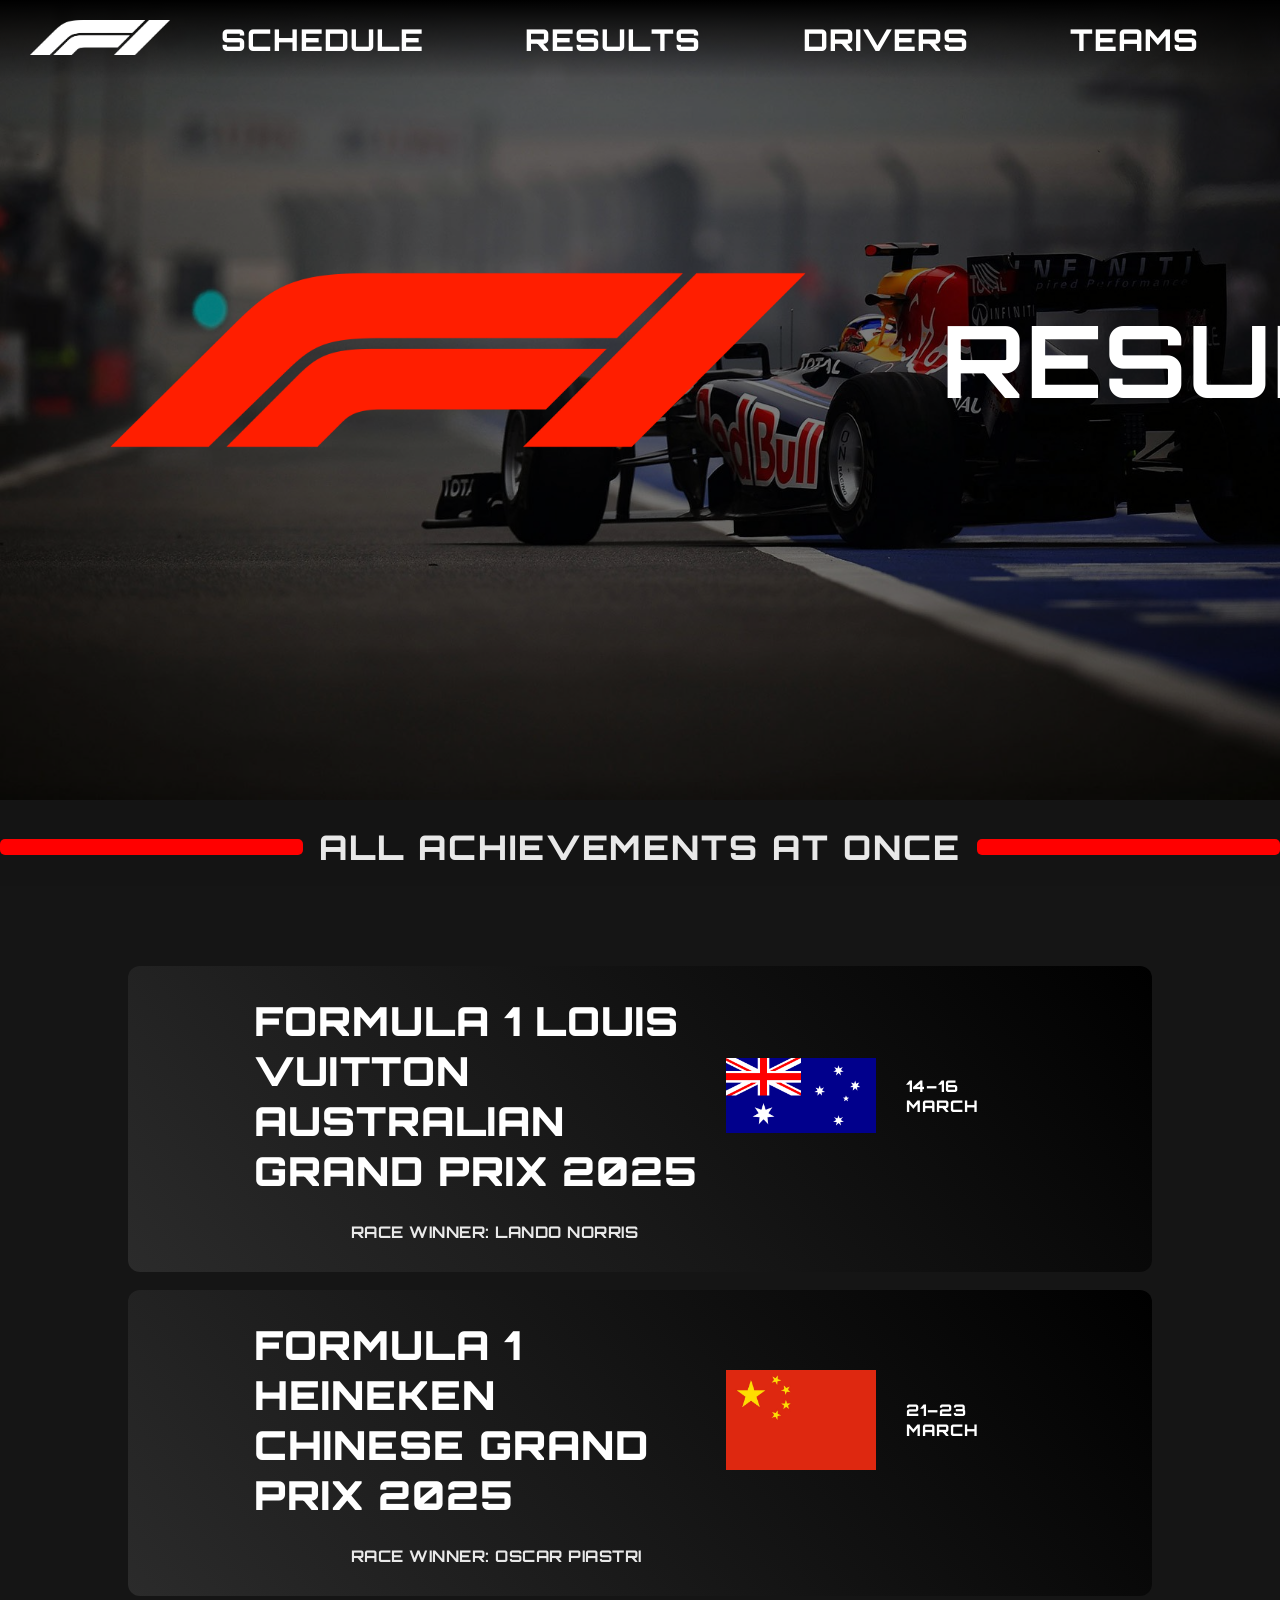
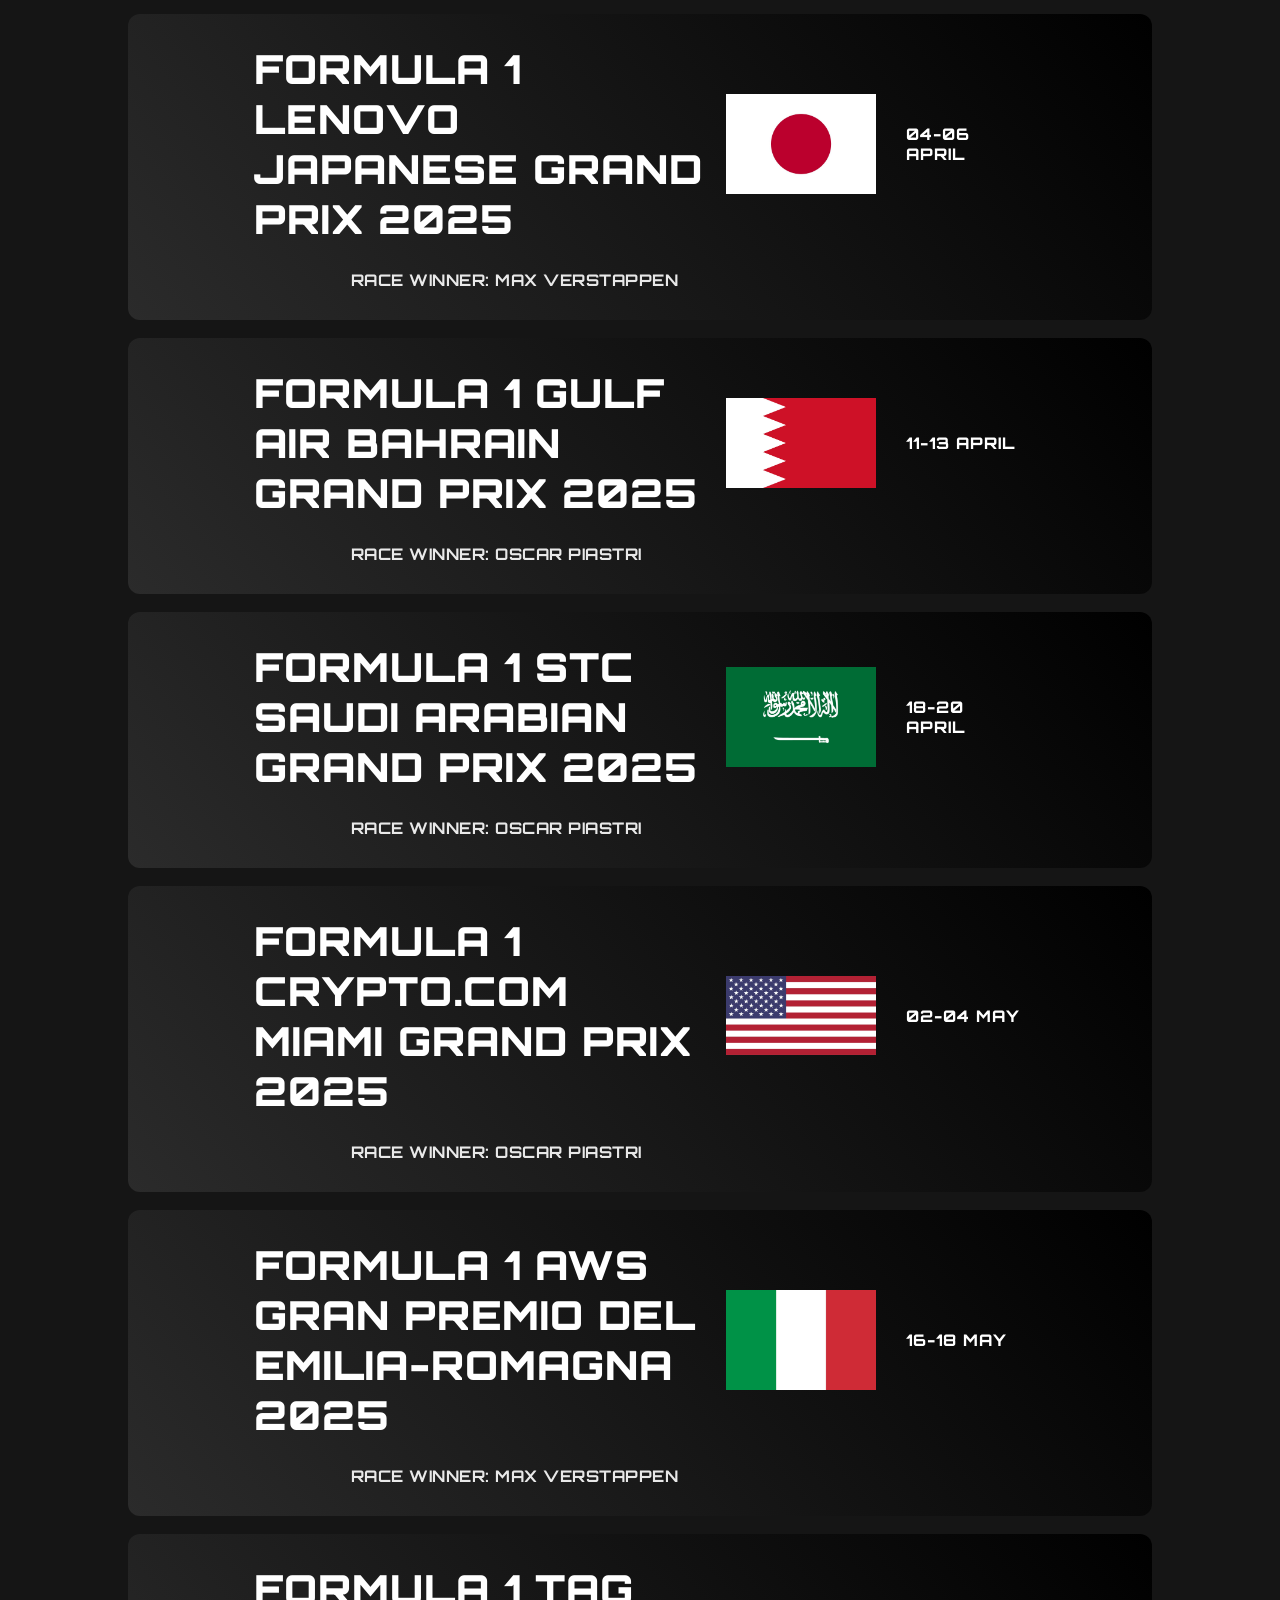
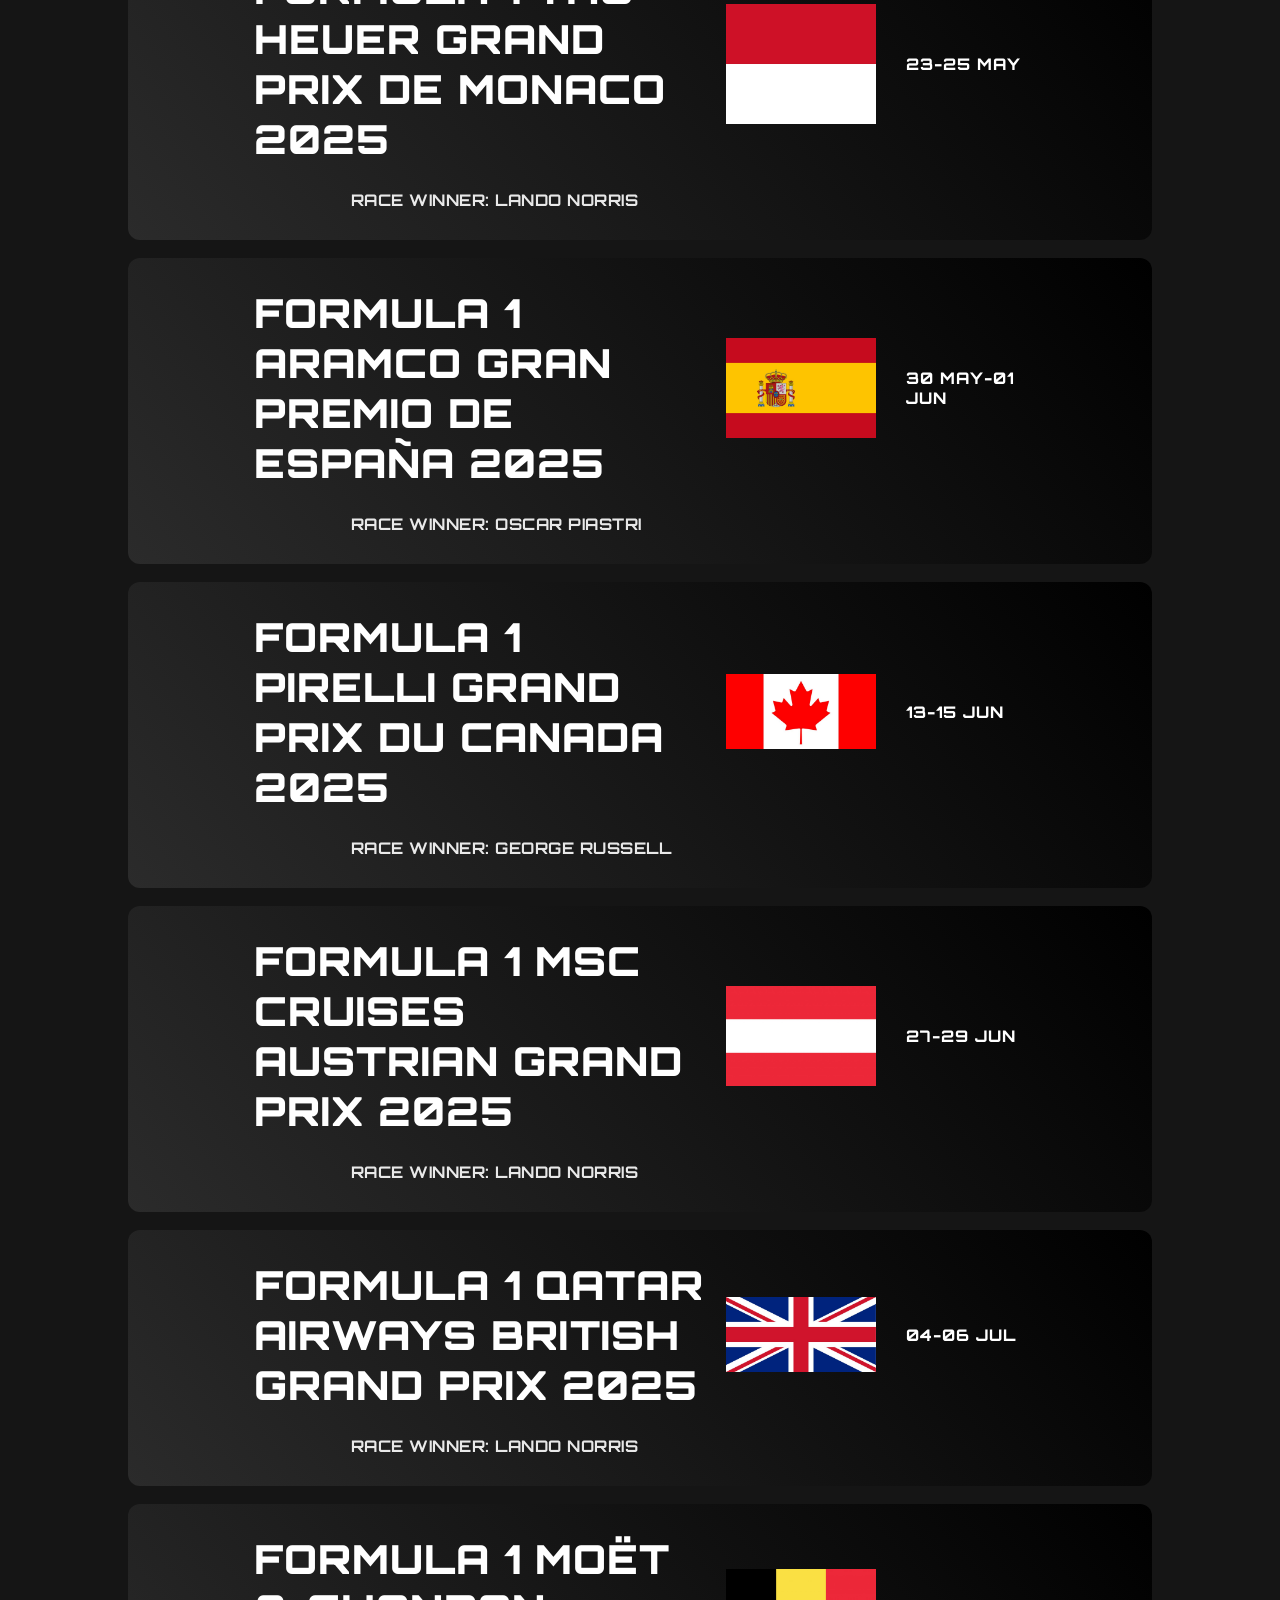
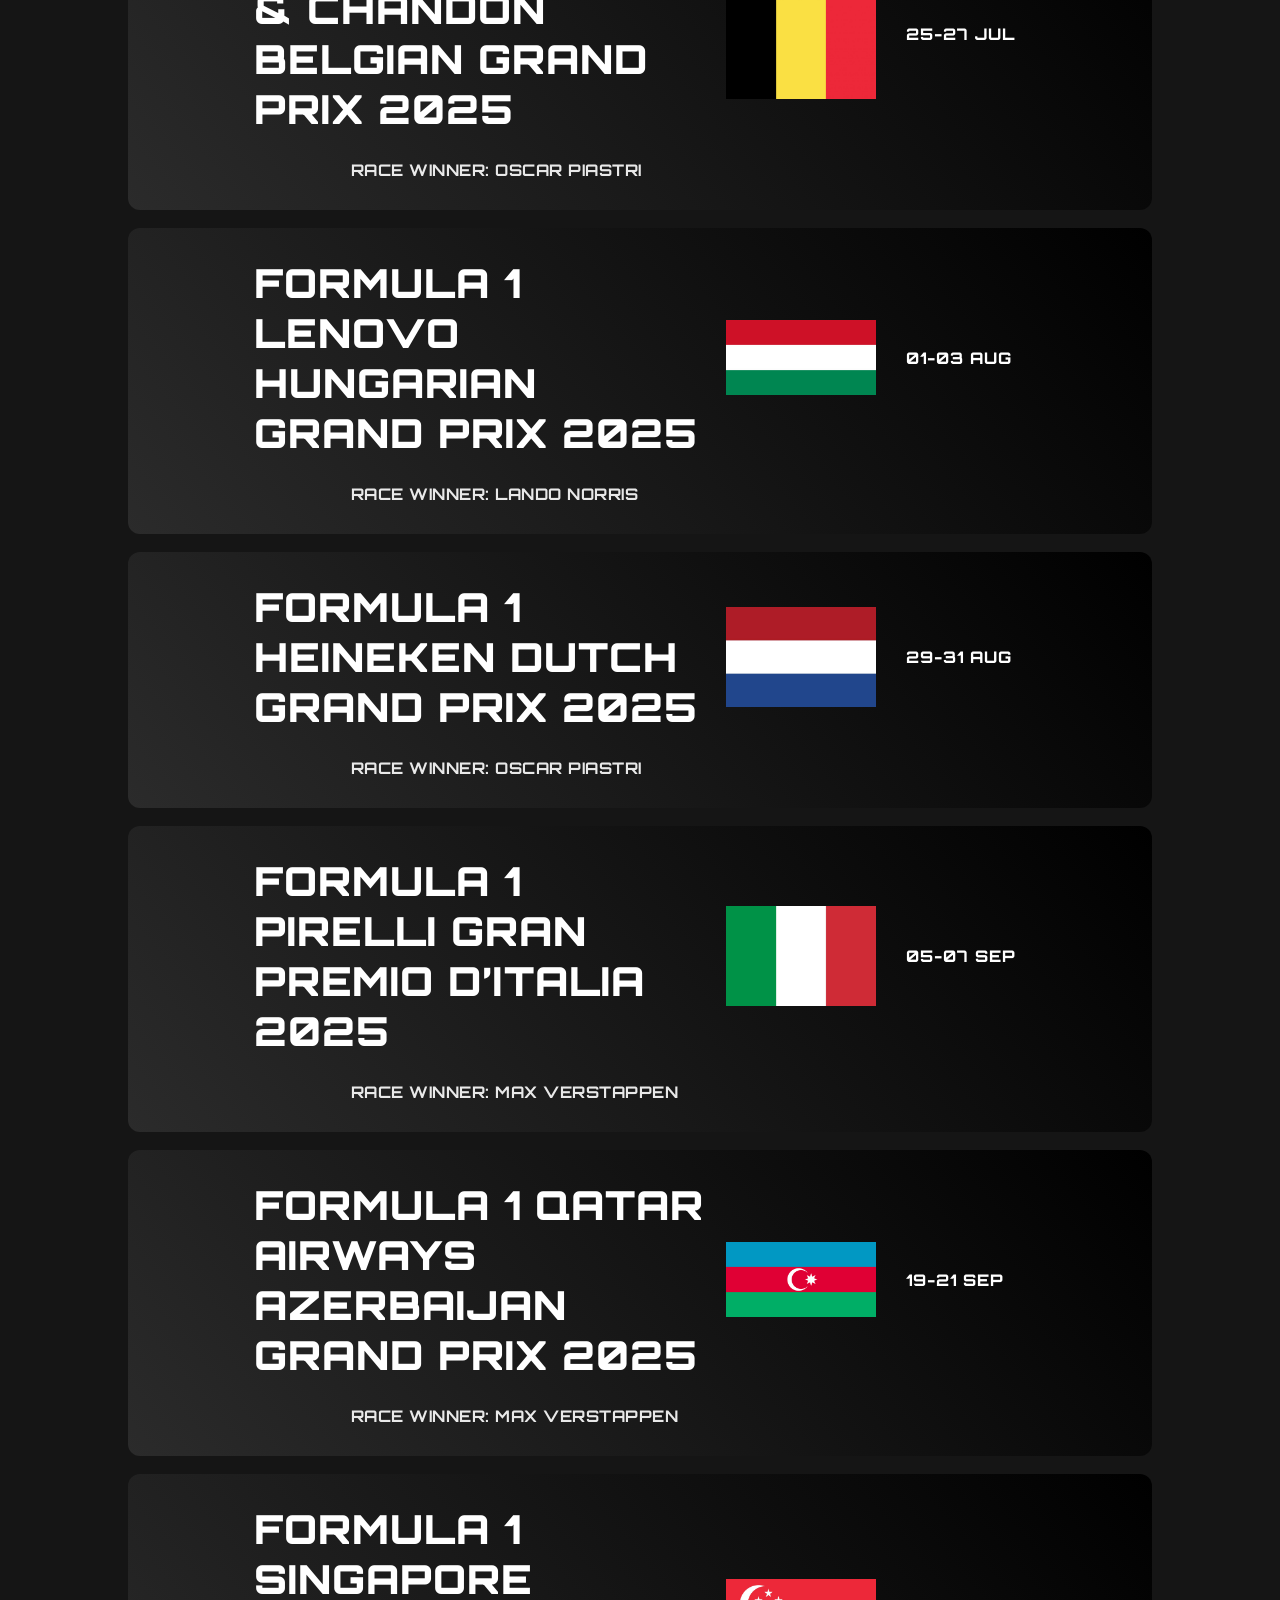
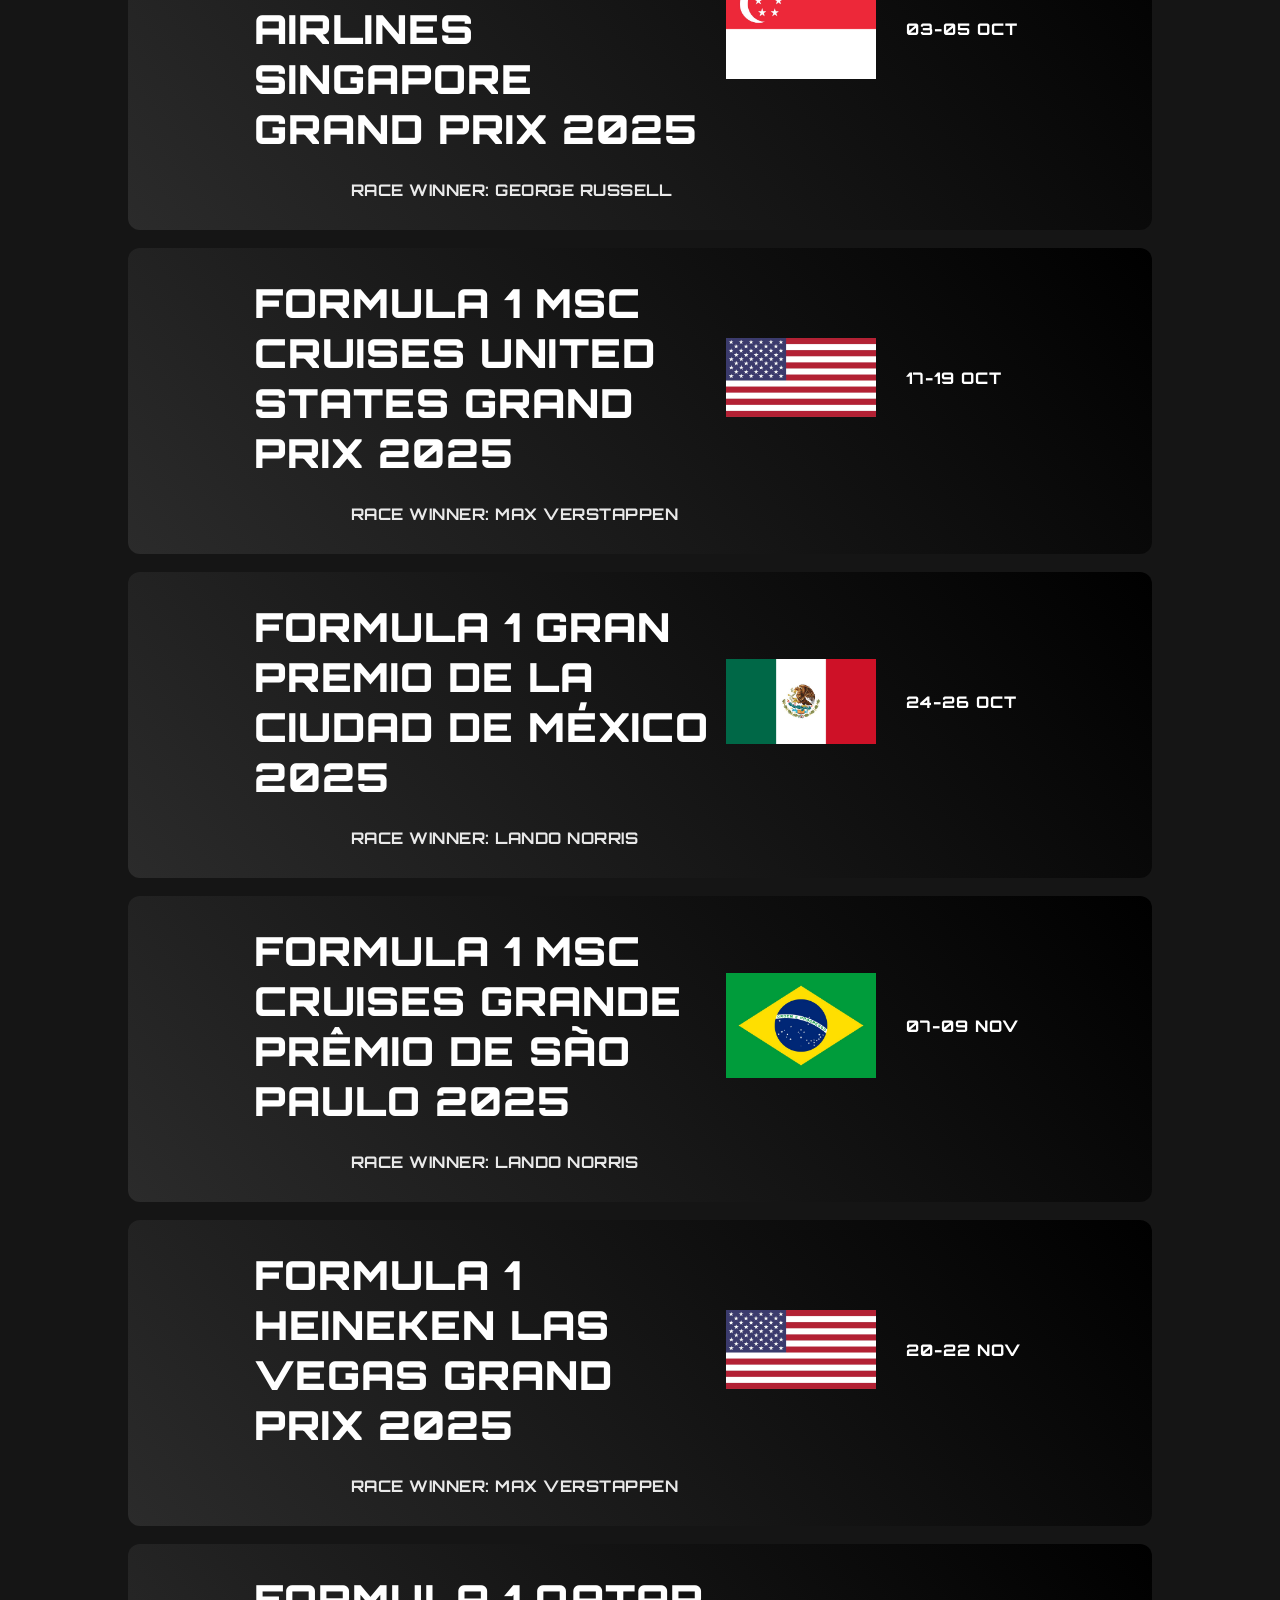
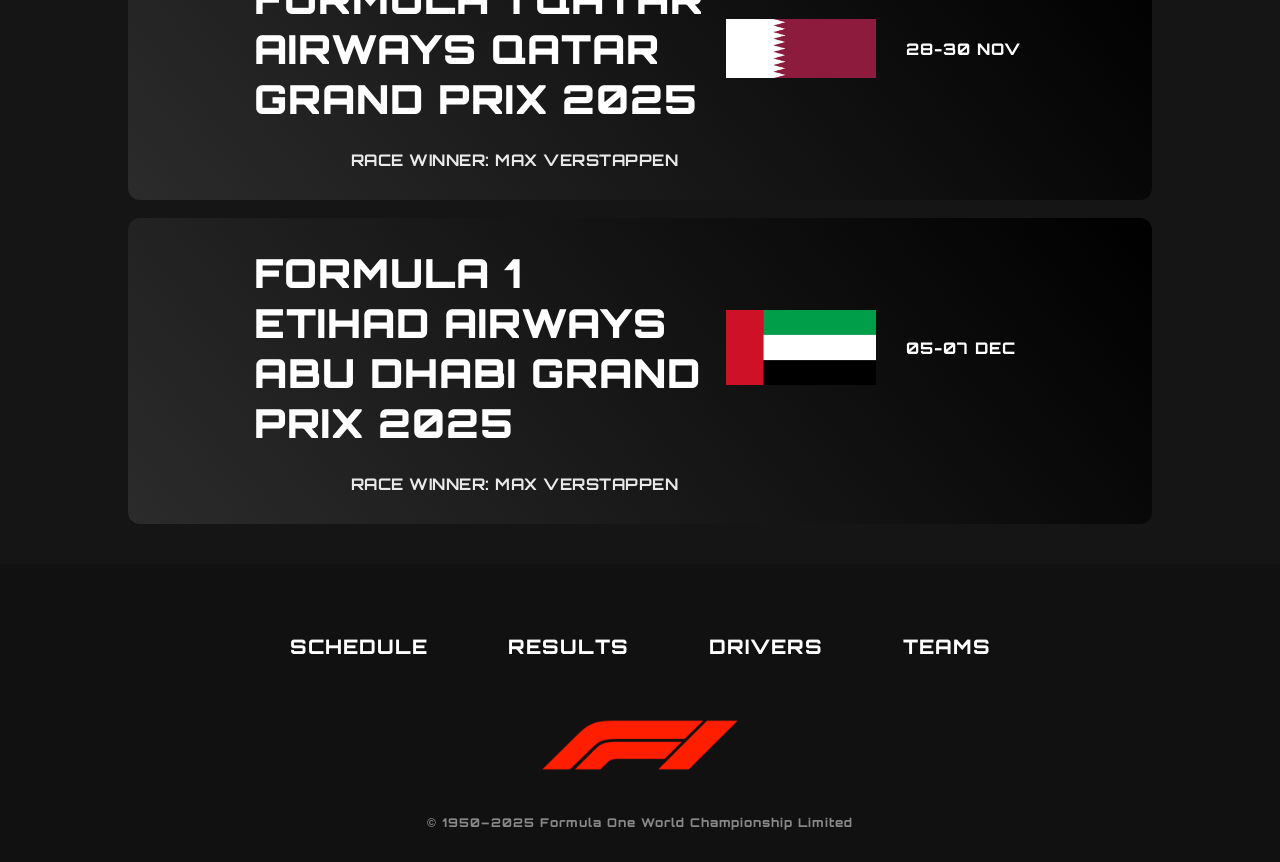
<file: results.html>
<!DOCTYPE html>
<html lang="en">
<head>
    <meta charset="UTF-8">
    <script src="results.js" defer></script>
    <meta name="viewport" content="width=device-width, initial-scale=1.0">
    <link rel="icon" type="image/png" href="images/formula-logo-.png">
    <title>F1 - RESULTS 2025</title>
    <link rel="stylesheet" href="stylesresults.css">
        <link rel="preconnect" href="https://fonts.googleapis.com">
<link rel="preconnect" href="https://fonts.gstatic.com" crossorigin>
<link href="https://fonts.googleapis.com/css2?family=Orbitron:wght@400..900&display=swap" rel="stylesheet">
</head>
<body>

     <header class="top-nav">
        <div class="logo">
                <a href="index.html"><img src="images/FWONK.D-6358a63d.png"  alt="F1 logo" /></a>
        </div>

                    <input type="checkbox" id="navToggle" class="nav-toggle">

            
            <label for="navToggle" class="hamburger">
                <span></span>
                <span></span>
                <span></span>
            </label>

        <div class="nav">
            <nav>
                <a href="tracks.html">SCHEDULE</a>
                <a href="results.html">RESULTS</a>
                <a href="drivers.html">DRIVERS</a>
                <a href="teams.html">TEAMS</a>
            </nav>
        </div>
    </header>

    
    <section class="hero">
        <div class="hero-overlay"></div>
        <img src="images/POZADI.jpg" class="hero-bg" alt="F1 Car Background">
        
        <div class="hero-content">
            <img src="images/F1-Logo.png" class="hero-f1-logo" alt="F1 Red Logo">
            <h1>RESULTS</h1>
        </div>
    </section>

    <section class="teams-best">
  <div class="best__bar">
    <span class="best__line"></span>
    <h2 class="best__title">all achievements at once</h2>
    <span class="best__line"></span>
  </div>

    <section class="results-wrap">

  <!-- LIST ZÁVODŮ -->
  <div id="racesView">
    <div class="races-list" id="racesList"></div>
    
  </div>

  <!-- DETAIL ZÁVODU -->
  <div id="detailView" class="hidden">
    <button class="back-btn" id="backBtn">BACK</button>

    <h1 class="detail-title" id="detailTitle">AUSTRALIA</h1>

    <div class="podium">
      <div class="podium-card p2" id="podium2"></div>
      <div class="podium-card p1" id="podium1"></div>
      <div class="podium-card p3" id="podium3"></div>
    </div>

    <div class="results-table" id="resultsTable"></div>
  </div>

</section>

<script src="results.js"></script>
    
    <section class="content-placeholder"></section>

        <div class="bottom-bar">

    <div class="bottom-nav">
        <a href="tracks.html">SCHEDULE</a>
            <a href="results.html">RESULTS</a>
            <a href="drivers.html">DRIVERS</a>
            <a href="teams.html">TEAMS</a>
    </div>

    <div class="bottom-center">
        <img class="bottom-logo" src="images/F1-Logo.png" alt="F1 logo small">
        
    </div>

    <p class="copyright">
        © 1950–2025 Formula One World Championship Limited
    </p>
</div>

</body>
</html>
</file>
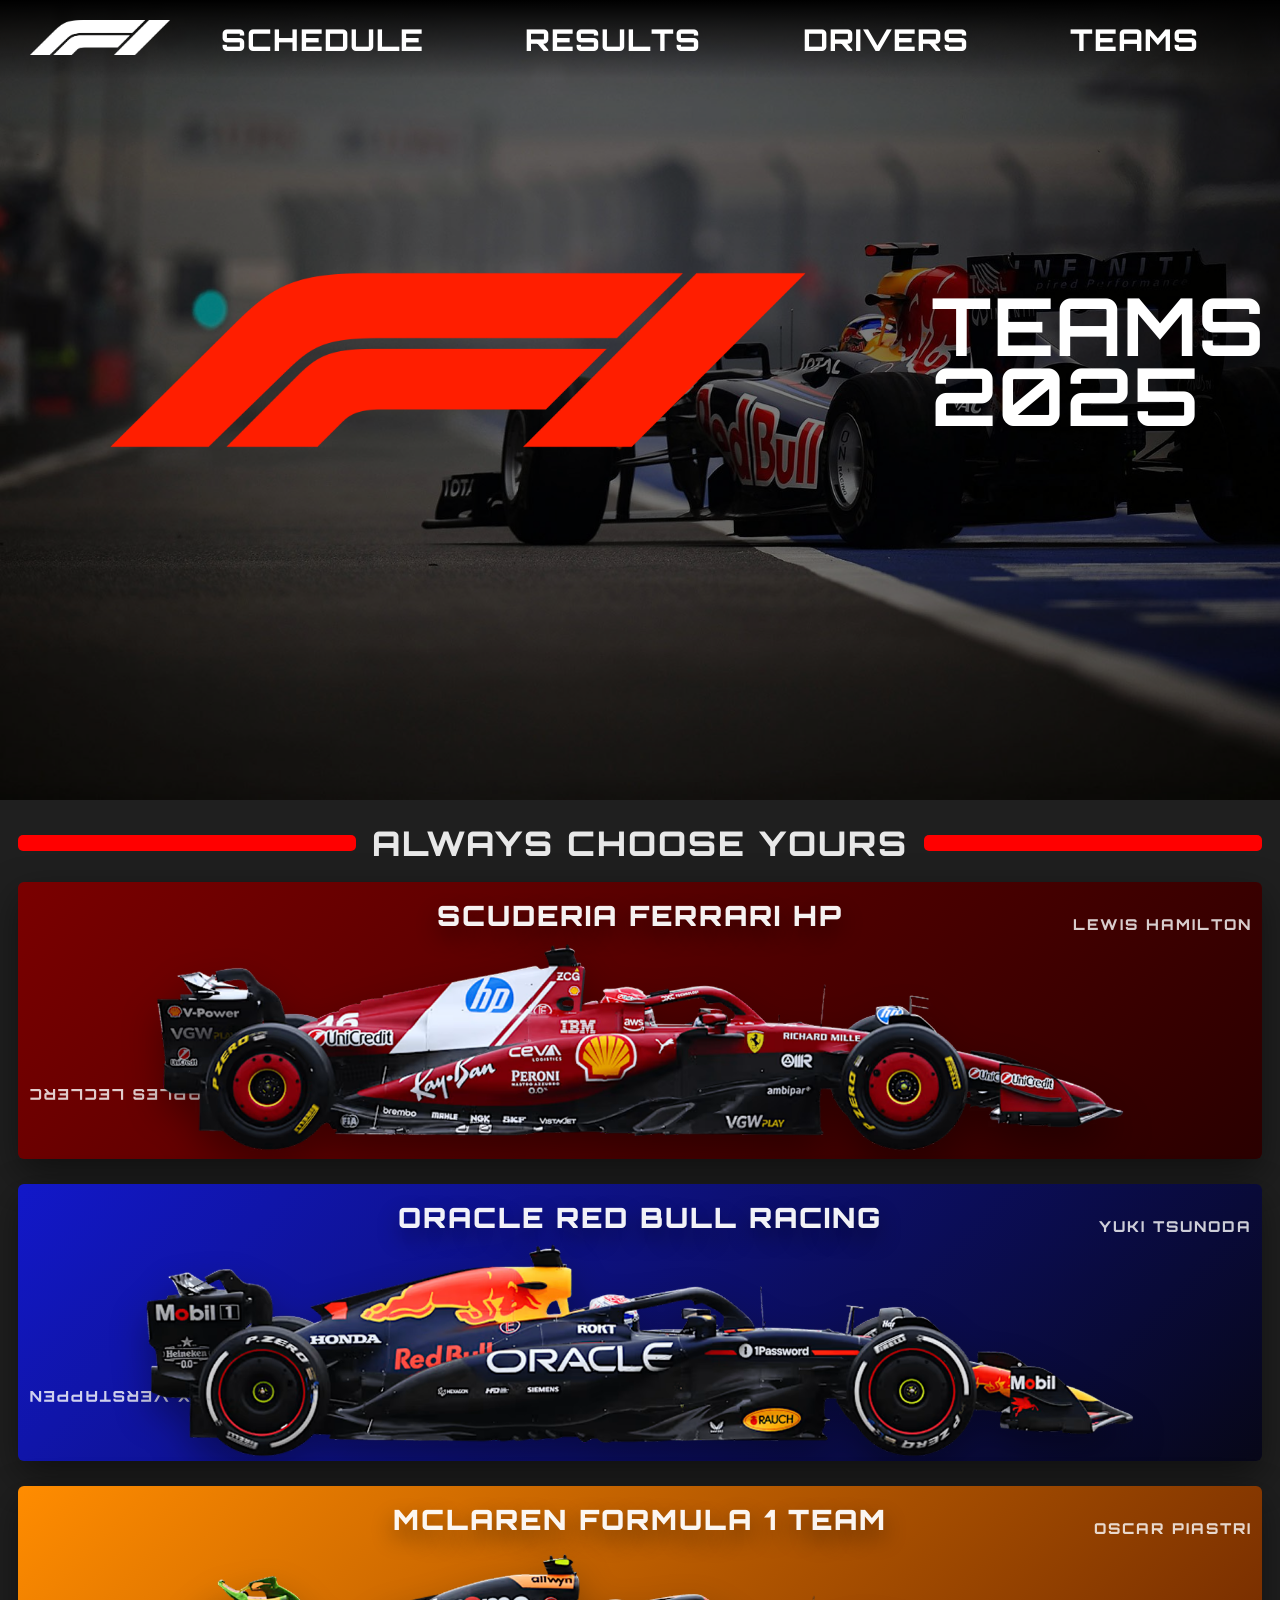
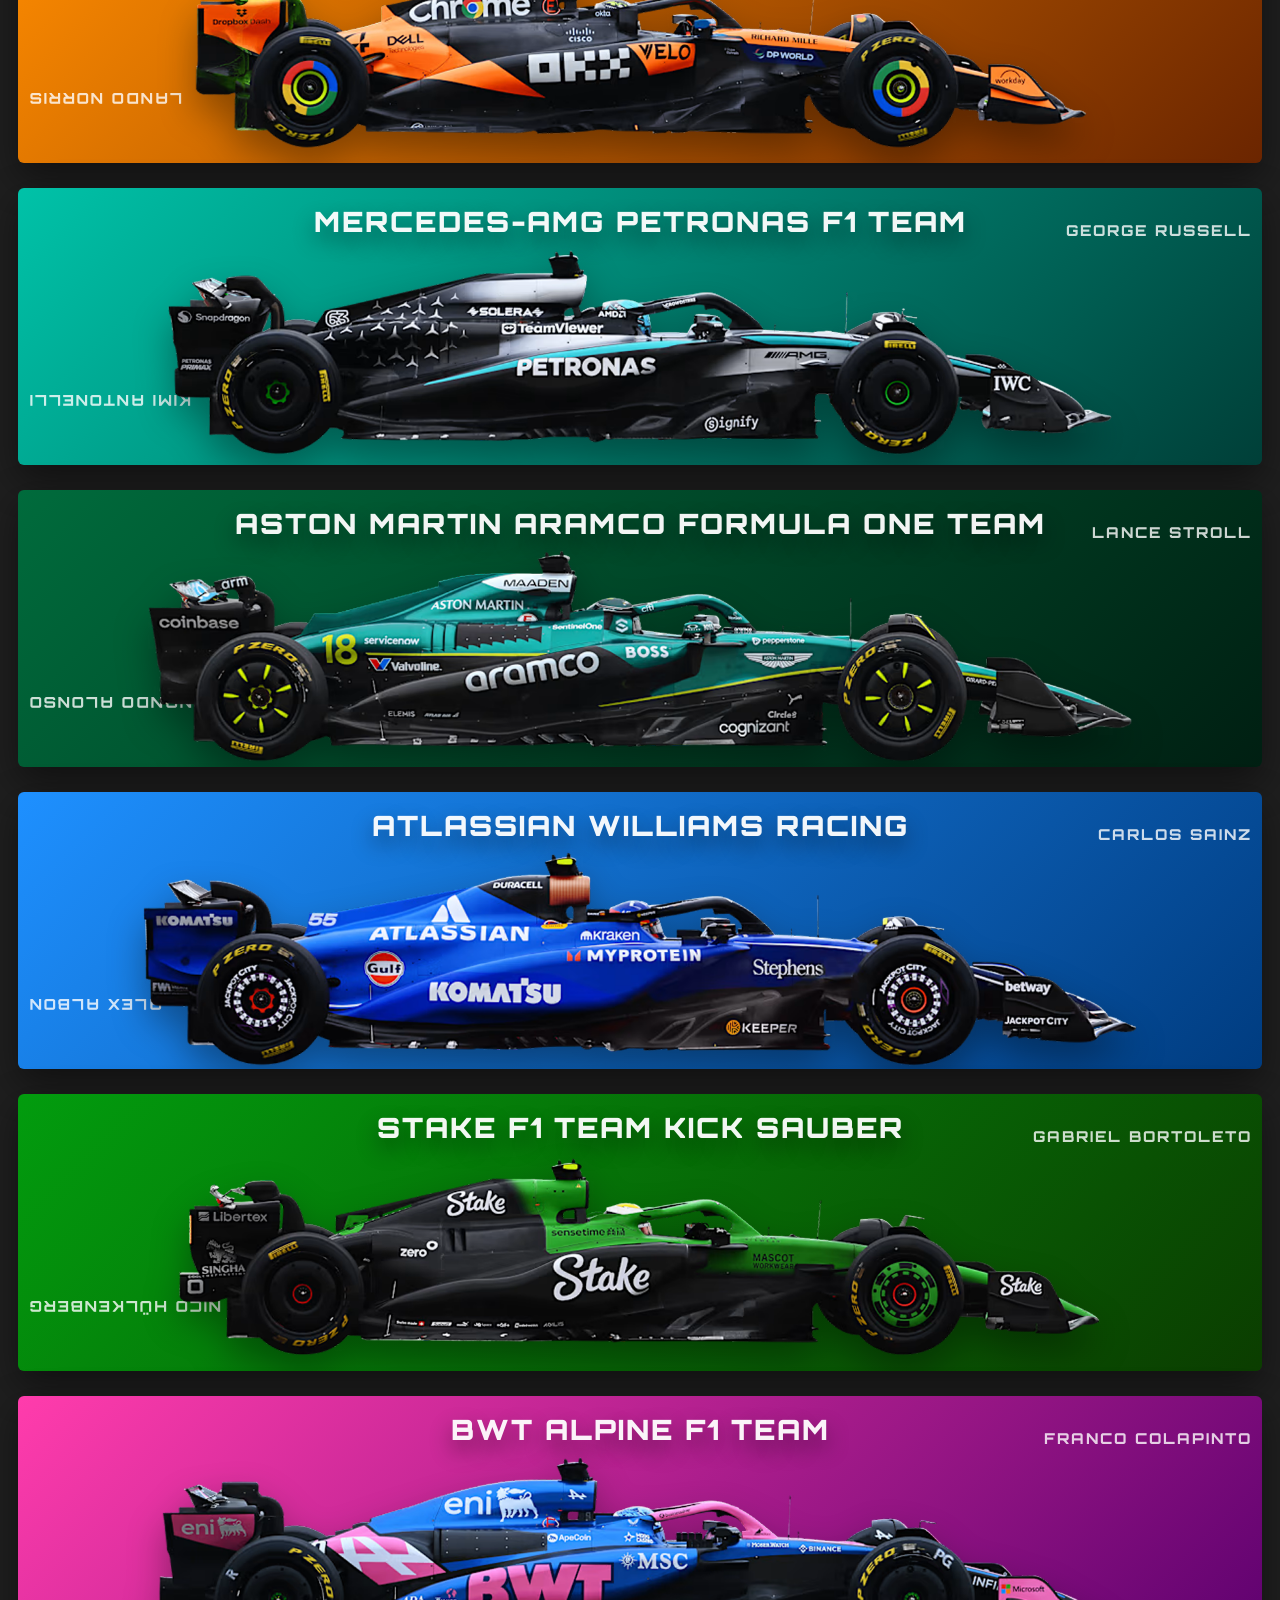
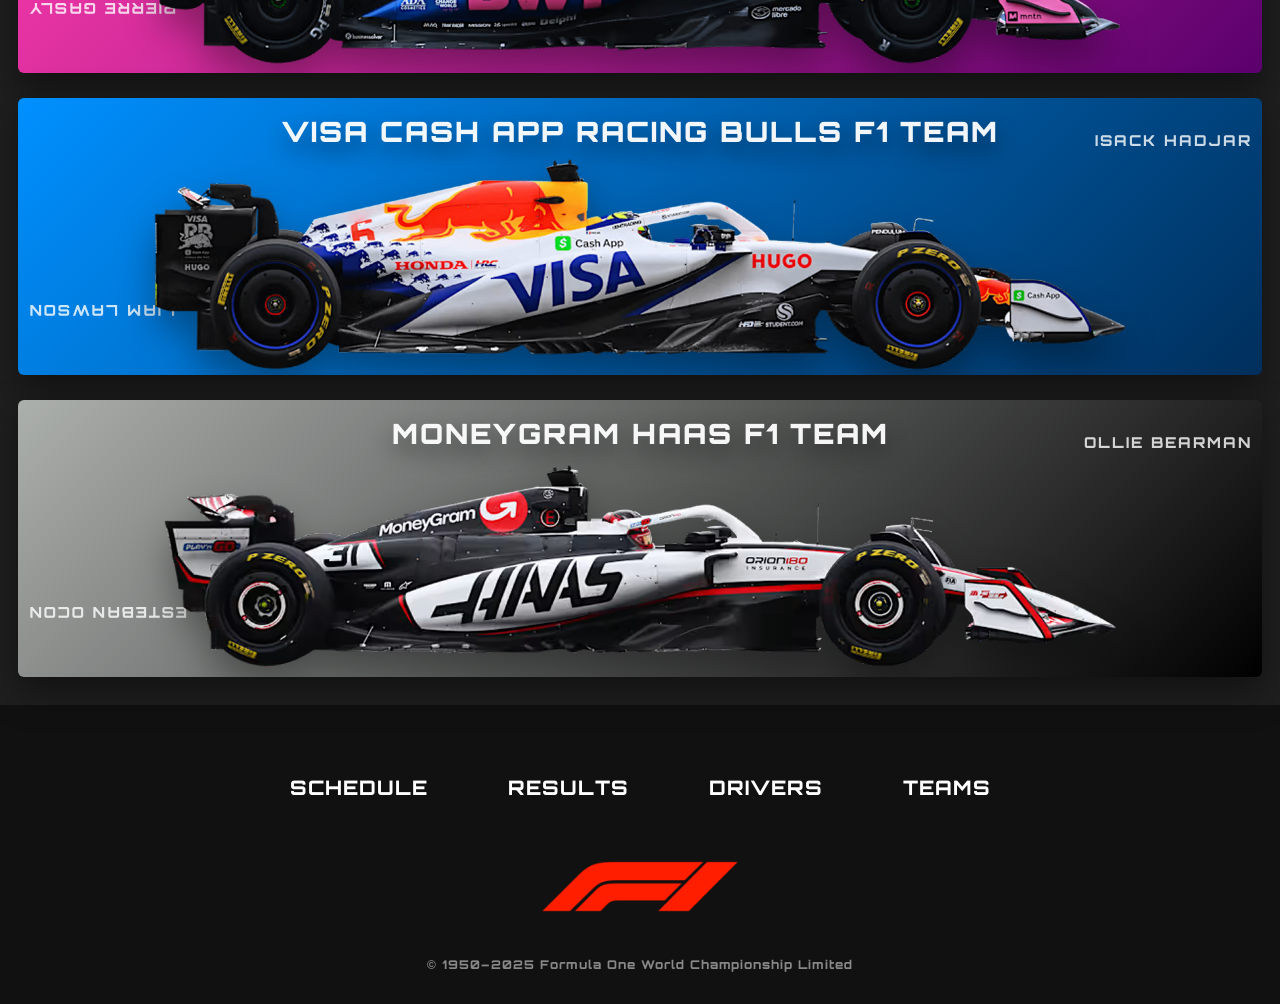
<file: teams.html>
<!DOCTYPE html>
<html lang="en">
<head>
    <script src="teams.js" defer></script>
    <link rel="icon" type="image/png" href="images/formula-logo-.png">
    <meta charset="UTF-8">
    <meta name="viewport" content="width=device-width, initial-scale=1.0">
    <title>F1 - TEAMS 2025</title>
    <link rel="stylesheet" href="stylesteams.css">
        <link rel="preconnect" href="https://fonts.googleapis.com">
<link rel="preconnect" href="https://fonts.gstatic.com" crossorigin>
<link href="https://fonts.googleapis.com/css2?family=Orbitron:wght@400..900&display=swap" rel="stylesheet">
</head>
<body>

     <header class="top-nav">
        <div class="logo">
            <a href="index.html"><img src="images/FWONK.D-6358a63d.png"  alt="F1 logo" /></a>
            
        </div>
        <div class="nav">
            <nav>
                <a href="tracks.html">SCHEDULE</a>
                <a href="results.html">RESULTS</a>
                <a href="drivers.html">DRIVERS</a>
                <a href="teams.html">TEAMS</a>
            </nav>
        </div>
    </header>

    
    <section class="hero">
        <div class="hero-overlay"></div>
        <img src="images/POZADI.jpg" class="hero-bg" alt="F1 Car Background">
        
        <div class="hero-content">
            <img src="images/F1-Logo.png" class="hero-f1-logo" alt="F1 Red Logo">
            <h1>TEAMS 2025</h1>
        </div>
    </section>

    <section class="teams-best">
  <div class="best__bar">
    <span class="best__line"></span>
    <h2 class="best__title">ALWAYS CHOOSE YOURS</h2>
    <span class="best__line"></span>
  </div>

  <!-- LIST -->
  <div id="teamsList" class="teams-list"></div>
</section>

<!-- DETAIL -->
<section id="teamDetail" class="team-detail is-hidden" aria-live="polite">
  <button id="backToTeams" class="back-btn" type="button">BACK ON THE GRID</button>

  <div class="team-hero" id="tHero">
    <img id="tHeroLogo" class="team-hero__logo" alt="team logo">
    <img id="tHeroCar" class="team-hero__car" alt="team car">
  </div>

  <h2 class="team-drivers-title">DRIVERS</h2>
  <div id="tDrivers" class="team-drivers"></div>

  <h2 class="team-profile-title">TEAM PROFILE</h2>
  <div class="team-profile">
    <div class="tp-item"><div class="tp-label">FULL TEAM NAME</div><div id="tpFullName" class="tp-value"></div></div>
    <div class="tp-item"><div class="tp-label">BASE</div><div id="tpBase" class="tp-value"></div></div>
    <div class="tp-item"><div class="tp-label">TEAM CHIEF</div><div id="tpChief" class="tp-value"></div></div>
    <div class="tp-item"><div class="tp-label">CHASSIS</div><div id="tpChassis" class="tp-value"></div></div>
    <div class="tp-item"><div class="tp-label">POWER UNIT</div><div id="tpPU" class="tp-value"></div></div>
    <div class="tp-item"><div class="tp-label">TEAM ENTRY</div><div id="tpEntry" class="tp-value"></div></div>
  </div>

  <div class="team-body">
    <img id="tPhoto1" class="team-photo" alt="team photo 1">
    <p id="tBio" class="team-bio"></p>
    
  </div>

  <img id="tPhoto2" class="team-photo team-photo--wide" alt="team photo 2">
</section>

    
    <section class="content-placeholder"></section>

        <div class="bottom-bar">

    <div class="bottom-nav">
        <a href="tracks.html">SCHEDULE</a>
            <a href="results.html">RESULTS</a>
            <a href="drivers.html">DRIVERS</a>
            <a href="teams.html">TEAMS</a>
    </div>

    <div class="bottom-center">
        <img class="bottom-logo" src="images/F1-Logo.png" alt="F1 logo small">
        
    </div>

    <p class="copyright">
        © 1950–2025 Formula One World Championship Limited
    </p>
</div>

</body>
</html>
</file>
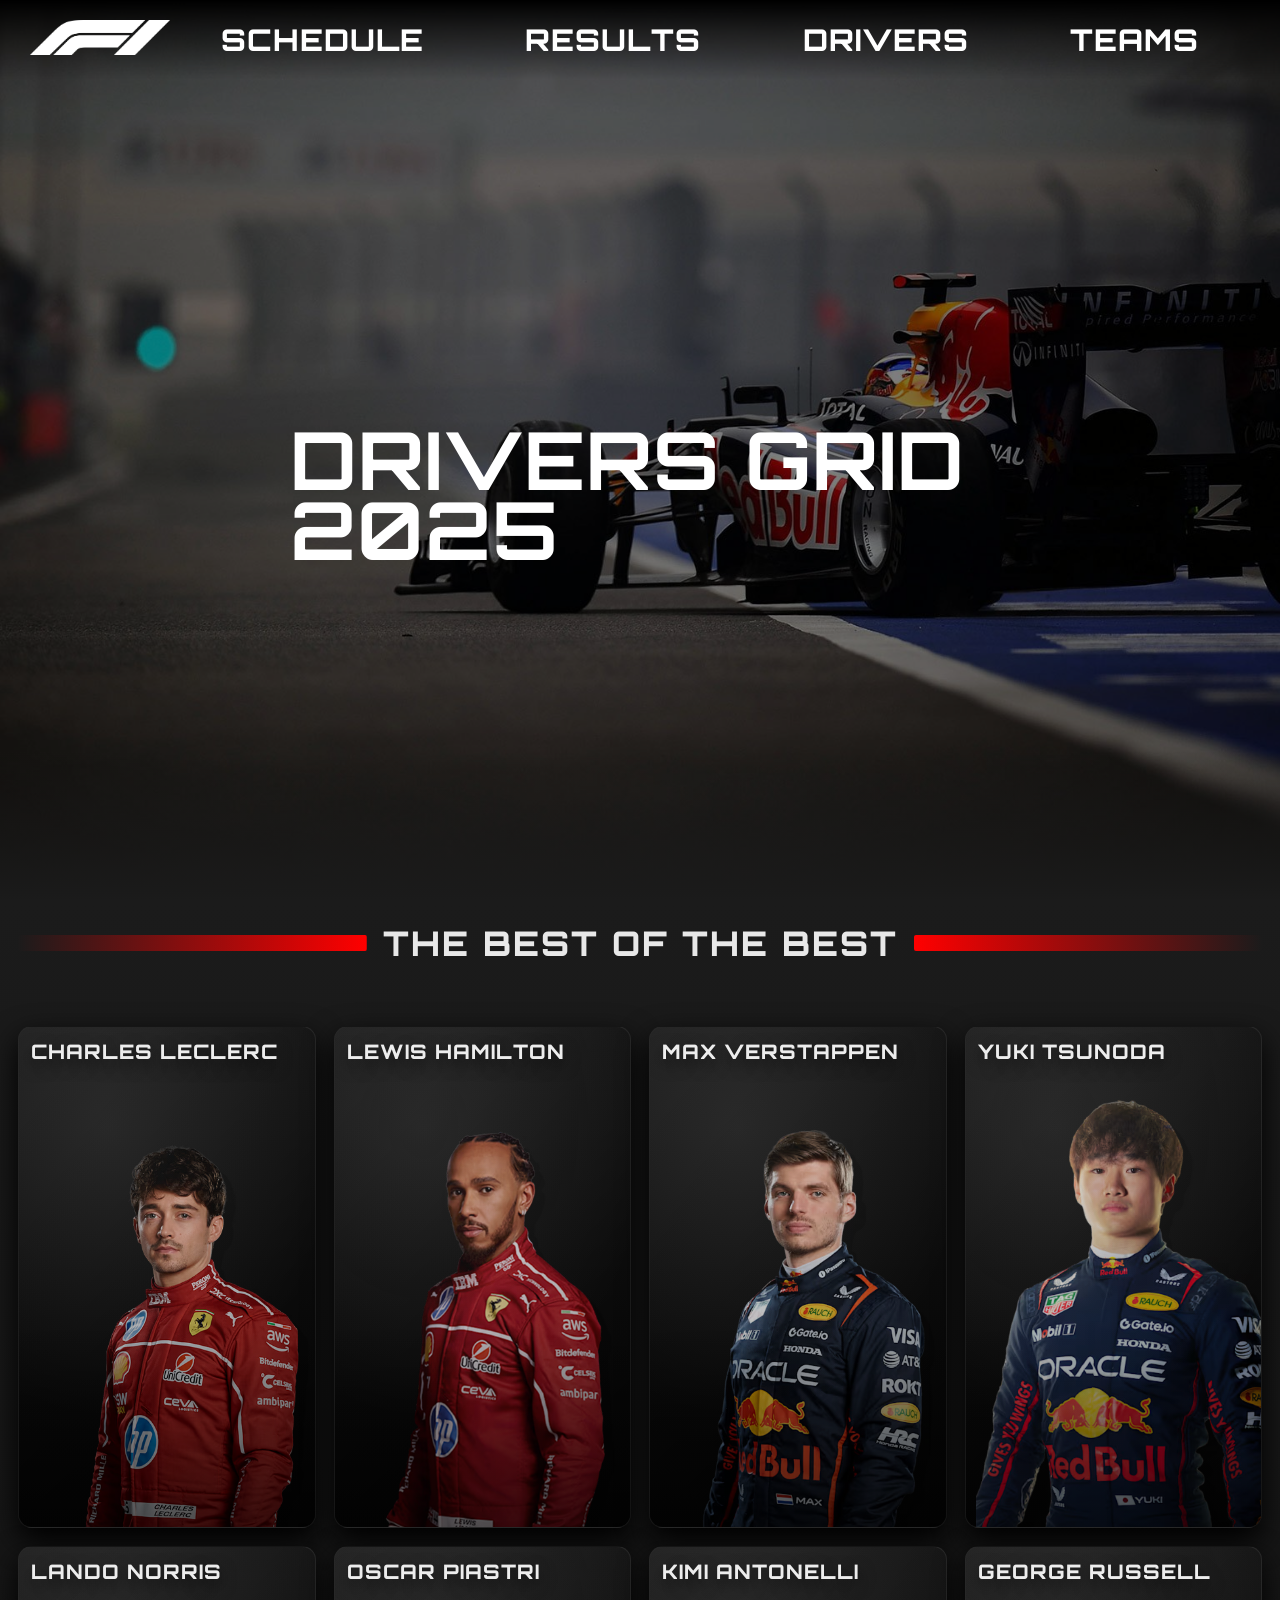
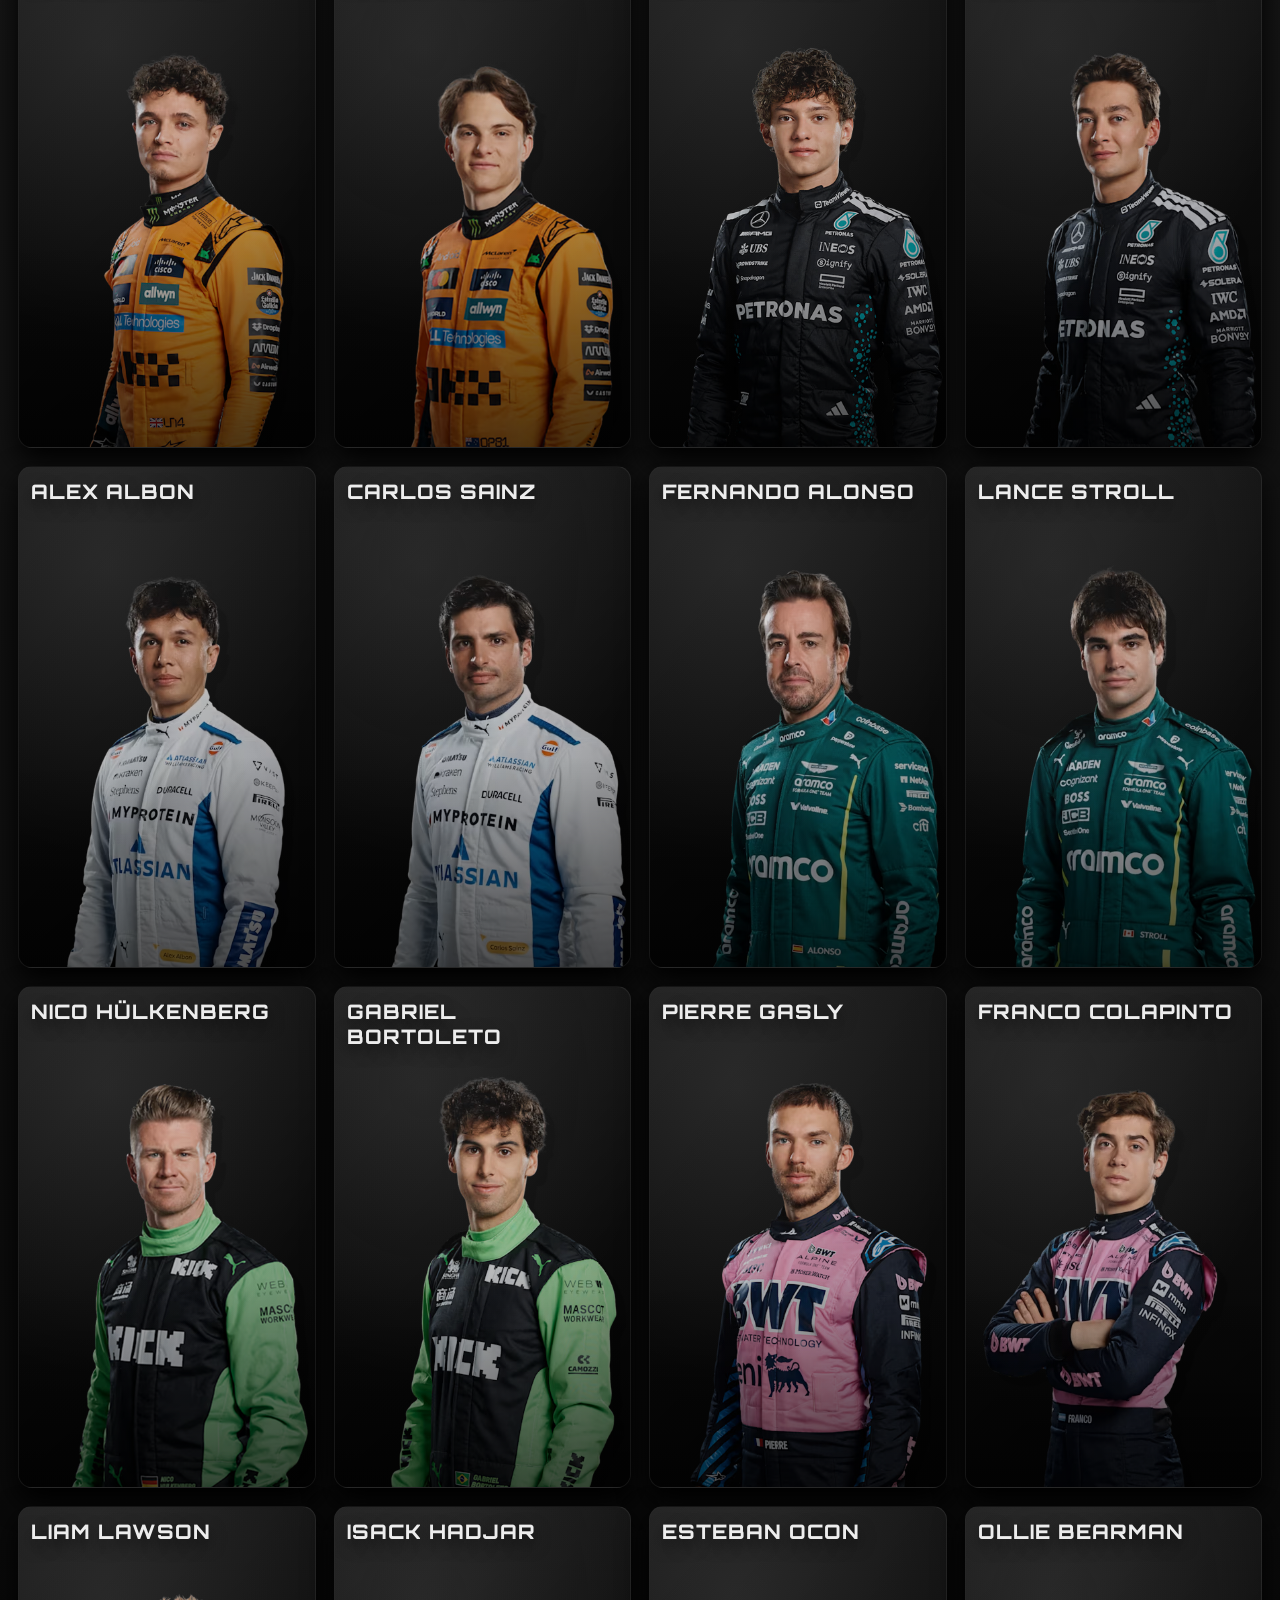
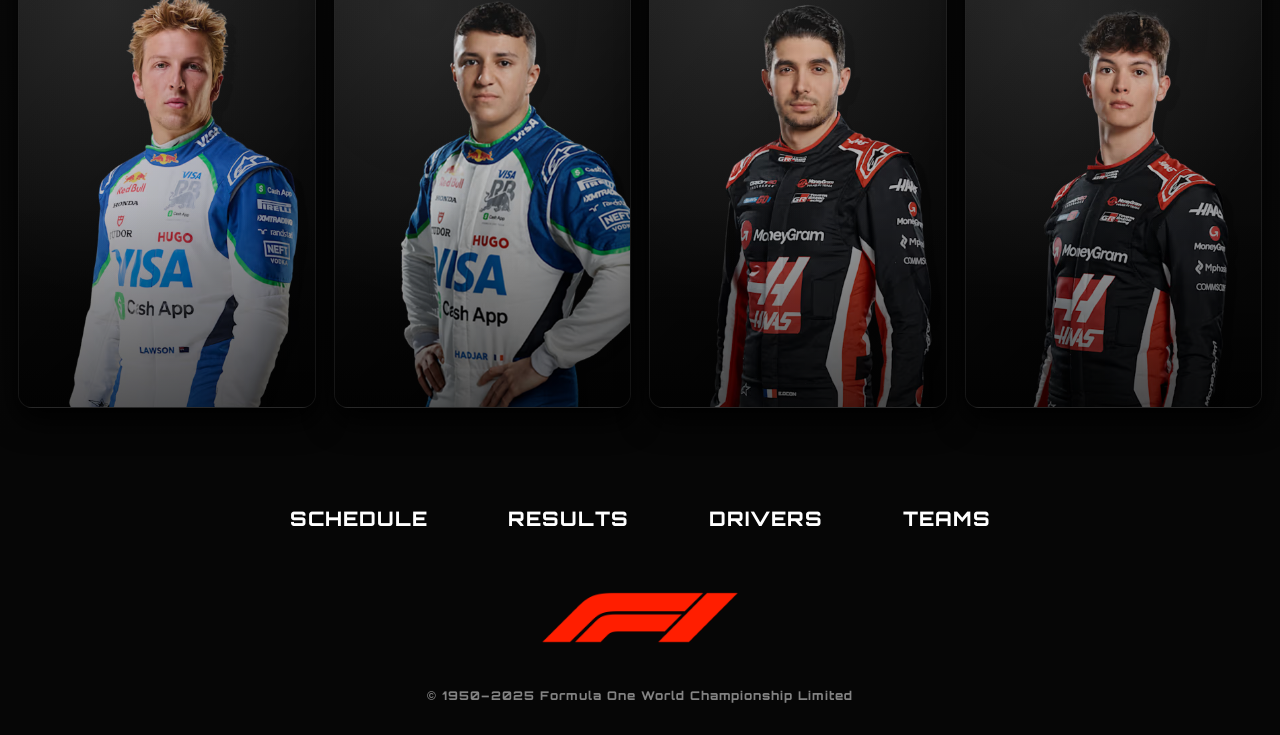
<file: html/drivers.html>
<!DOCTYPE html>
<html lang="en">
<head>
    <script type="module" src="./../javascript/drivers.js" defer></script>
    <meta charset="UTF-8">
    <meta name="viewport" content="width=device-width, initial-scale=1.0">
    <link rel="icon" type="image/png" href="./../images/logos/formula-logo-.png">
    <title>F1 - Drivers Grid 2025</title>
    <link rel="stylesheet" href="./../css/stylesdrivers.css">
    <link rel="preconnect" href="https://fonts.googleapis.com">
<link rel="preconnect" href="https://fonts.gstatic.com" crossorigin>
<link href="https://fonts.googleapis.com/css2?family=Orbitron:wght@400..900&display=swap" rel="stylesheet">
</head>
<body>

     <header class="top-nav">
        <div class="logo">
            <a href="index.html"><img src="./../images/logos/FWONK.D-6358a63d.png"  alt="F1 logo" /></a>
            
        </div>
        <div class="nav">
            <nav>
                <a href="tracks.html">SCHEDULE</a>
                <a href="results.html">RESULTS</a>
                <a href="drivers.html">DRIVERS</a>
                <a href="teams.html">TEAMS</a>
            </nav>
        </div>
    </header>

    
    <section class="hero">
        <div class="hero-overlay"></div>
        <img src="./../images/background/POZADI.jpg" class="hero-bg" alt="F1 Car Background">
        
        <div class="hero-content">
            <img src="./../images/logos/F1-Logo.png" class="hero-f1-logo" alt="F1 Red Logo">
            <h1>DRIVERS GRID<br>2025</h1>
        </div>
    </section>

<section class="best">
    <div class="best__bar">
    <span class="best__line"></span>
    <h2 class="best__title">THE BEST OF THE BEST</h2>
    <span class="best__line-2"></span>
  </div>

  <!-- GRID (list) -->
  <div id="driversGrid" class="drivers-grid" aria-live="polite"></div>
</section>

<!-- DETAIL VIEW (hidden by default) -->
<section id="driverDetail" class="driver-detail is-hidden" aria-live="polite">
  <button id="backToGrid" class="back-btn" type="button">BACK ON THE GRID</button>

  <div class="detail-hero">
    <div class="detail-hero__info">
      <h1 id="dName" class="detail-hero__name"></h1>
      <p id="dTeam" class="detail-hero__team"></p>
      <img id="dSignature" />
    </div>

    <div class="detail-hero__imgWrap">
      <img id="dPortrait" class="detail-hero__portrait" alt="driver portrait" />
    </div>
  </div>

  <div class="bio">
    <h2 class="bio__title">BIOGRAPHY</h2>

    <div class="bio__meta">
      <div class="bio__metaItem">
        <div class="bio__label">DATE OF BIRTH</div>
        <div id="dDob" class="bio__value"></div>
      </div>
      <div class="bio__metaItem">
        <div class="bio__label">PLACE OF BIRTH</div>
        <div id="dPob" class="bio__value">HASSELT, BELGIUM</div>
      </div>
    </div>

    <div class="bio__content">
      <div id="dBioText" class="bio__text"></div>

      <div class="bio__photos">
        <img id="dBioPhoto1" class="bio__photo" alt="bio photo 1">
        <img id="dBioPhoto2" class="bio__photo" alt="bio photo 2">
      </div>

    </div>
    
  </div>
</section>

    
    <section class="content-placeholder"></section>

        <div class="bottom-bar">

    <div class="bottom-nav">
        <a href="tracks.html">SCHEDULE</a>
            <a href="results.html">RESULTS</a>
            <a href="drivers.html">DRIVERS</a>
            <a href="teams.html">TEAMS</a>
    </div>

    <div class="bottom-center">
          <a href="index.html"><img src="./../images/logos/F1-Logo.png"  alt="F1 small logo" class="bottom-logo" /></a>
        
    </div>

    <p class="copyright">
        © 1950–2025 Formula One World Championship Limited
    </p>
</div>

</body>
</html>
</file>
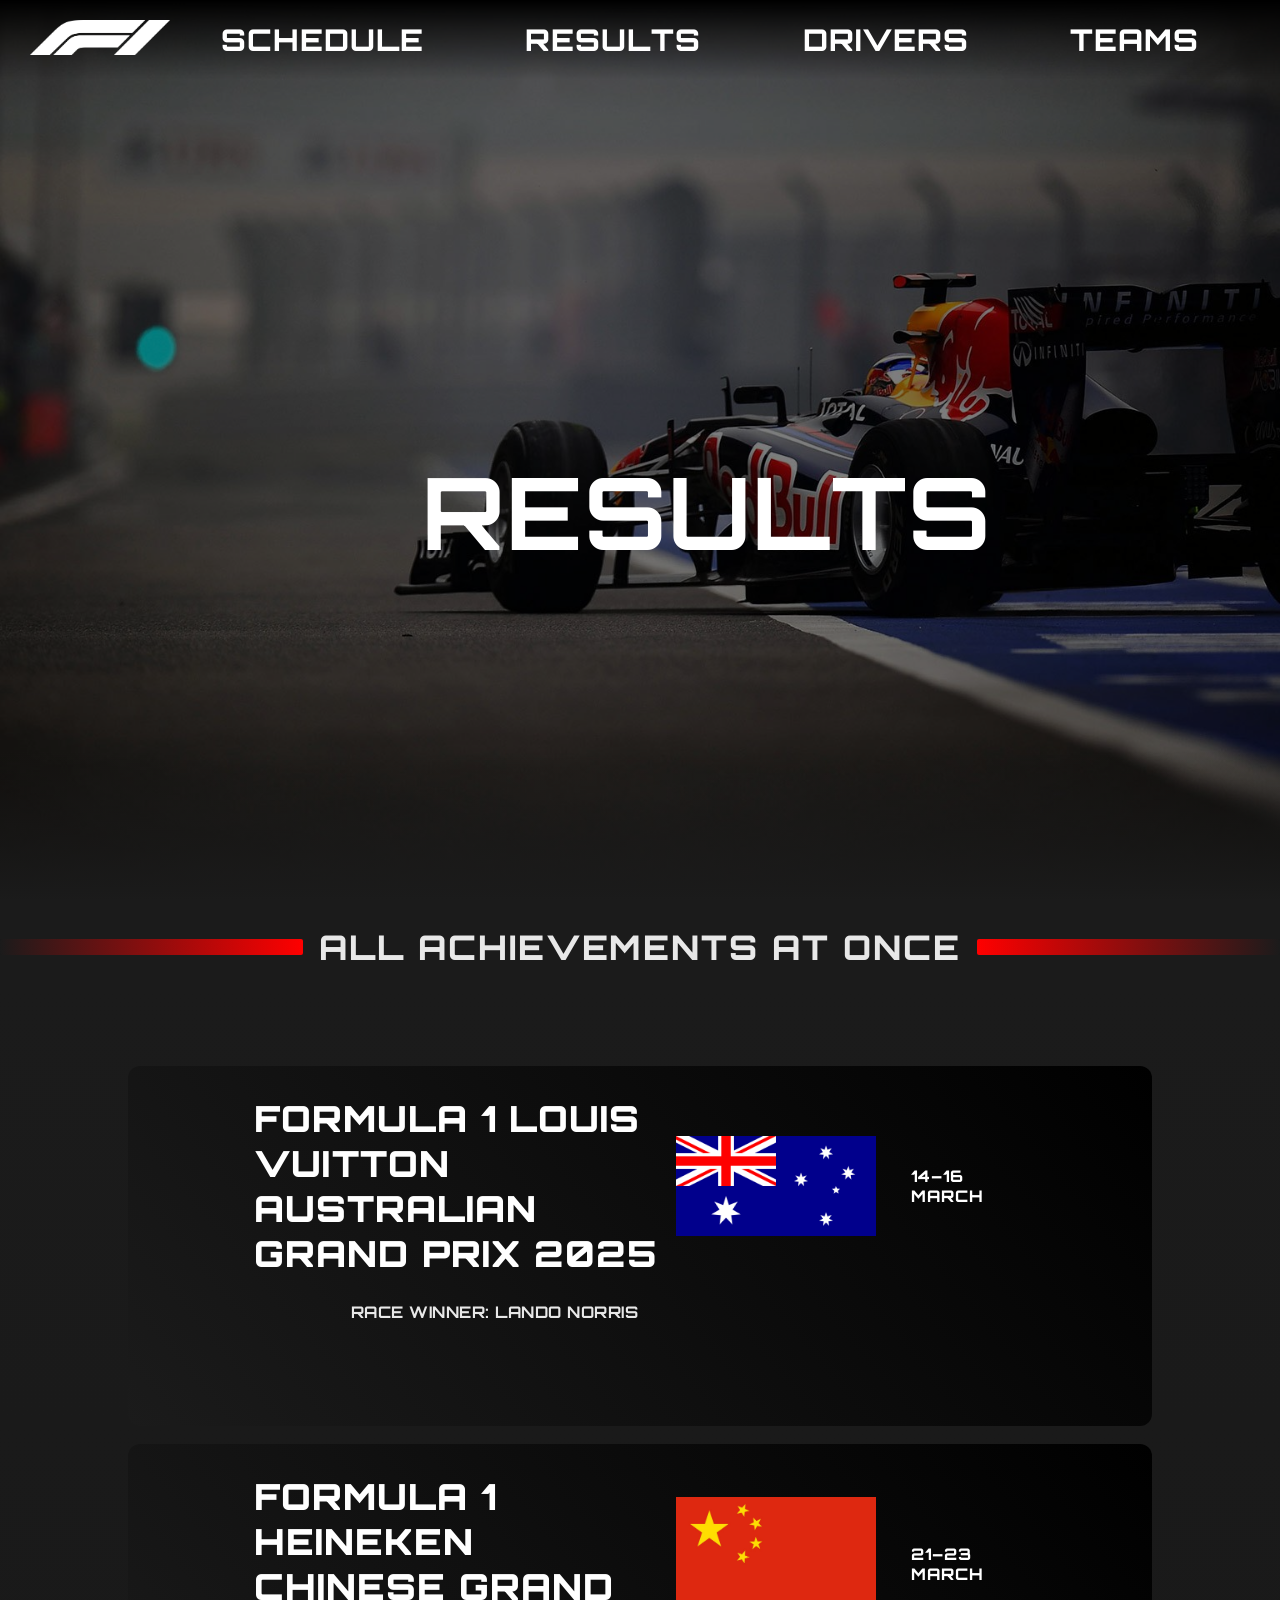
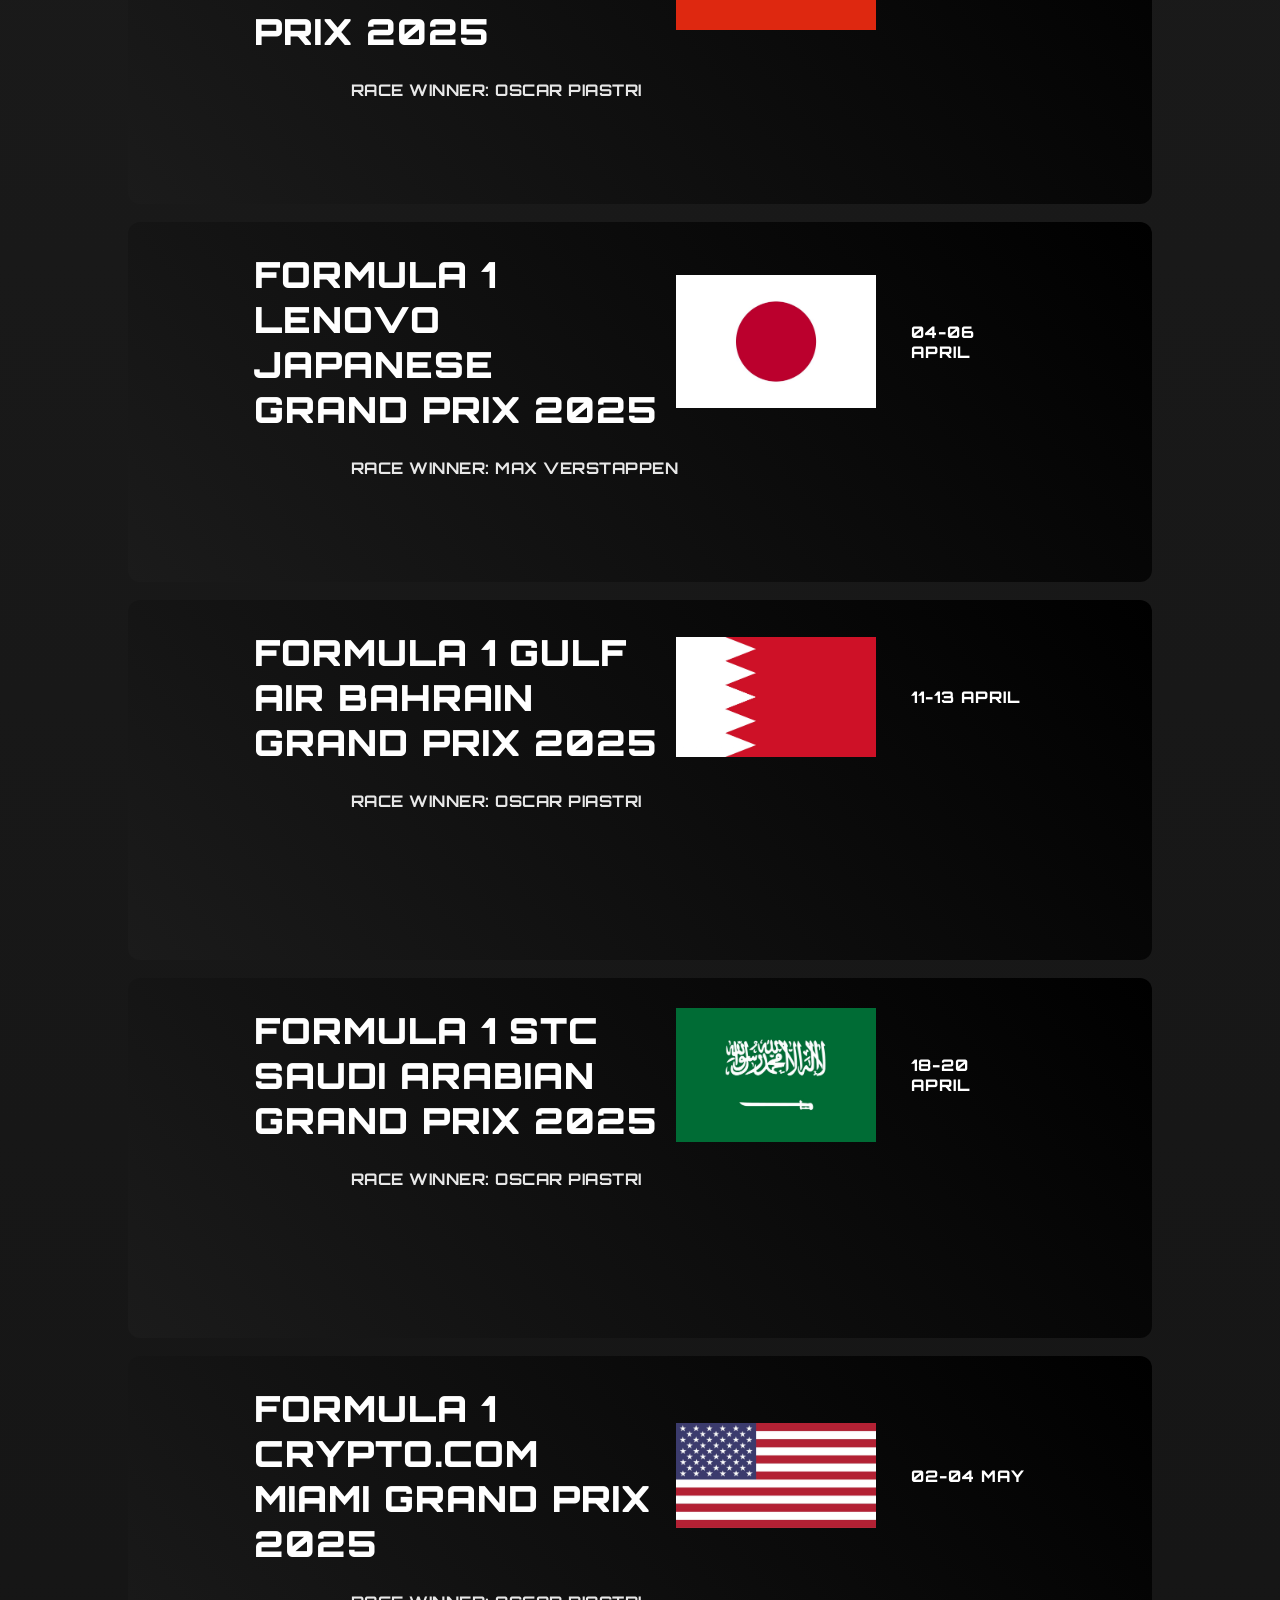
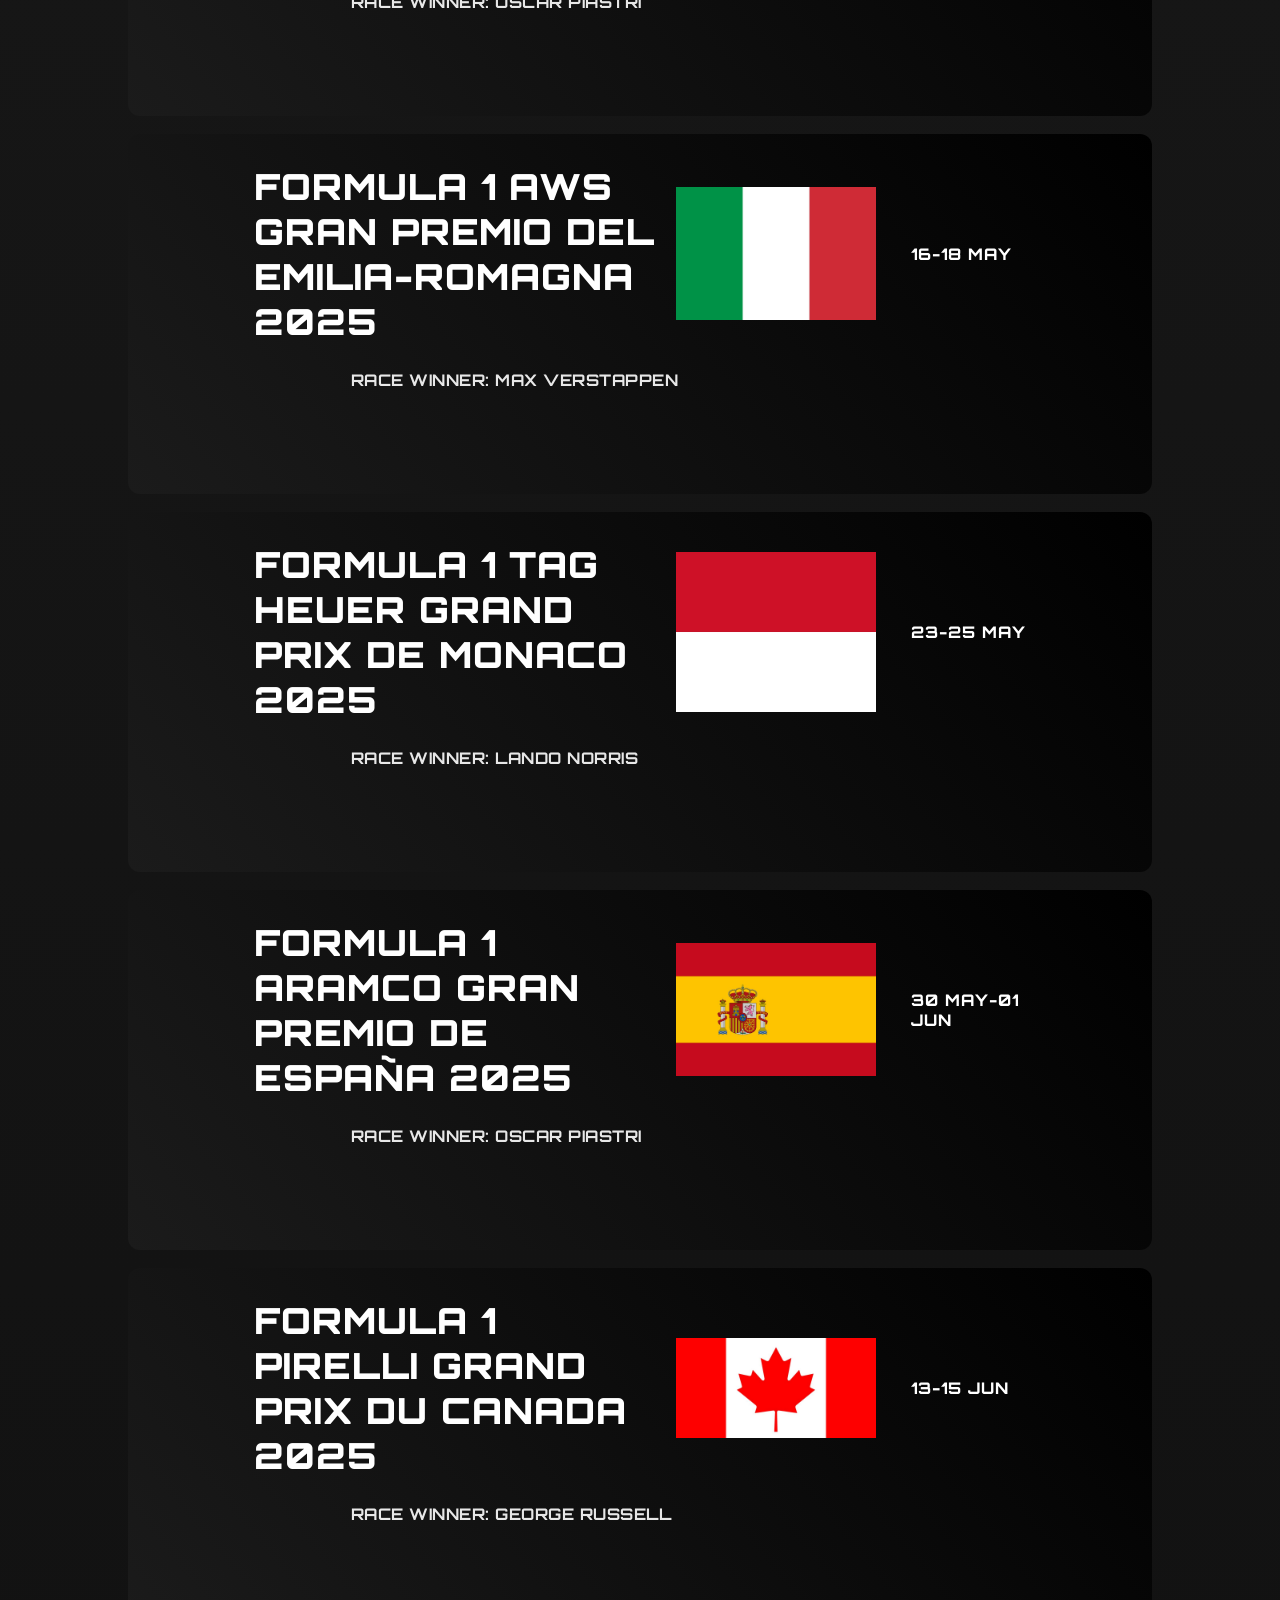
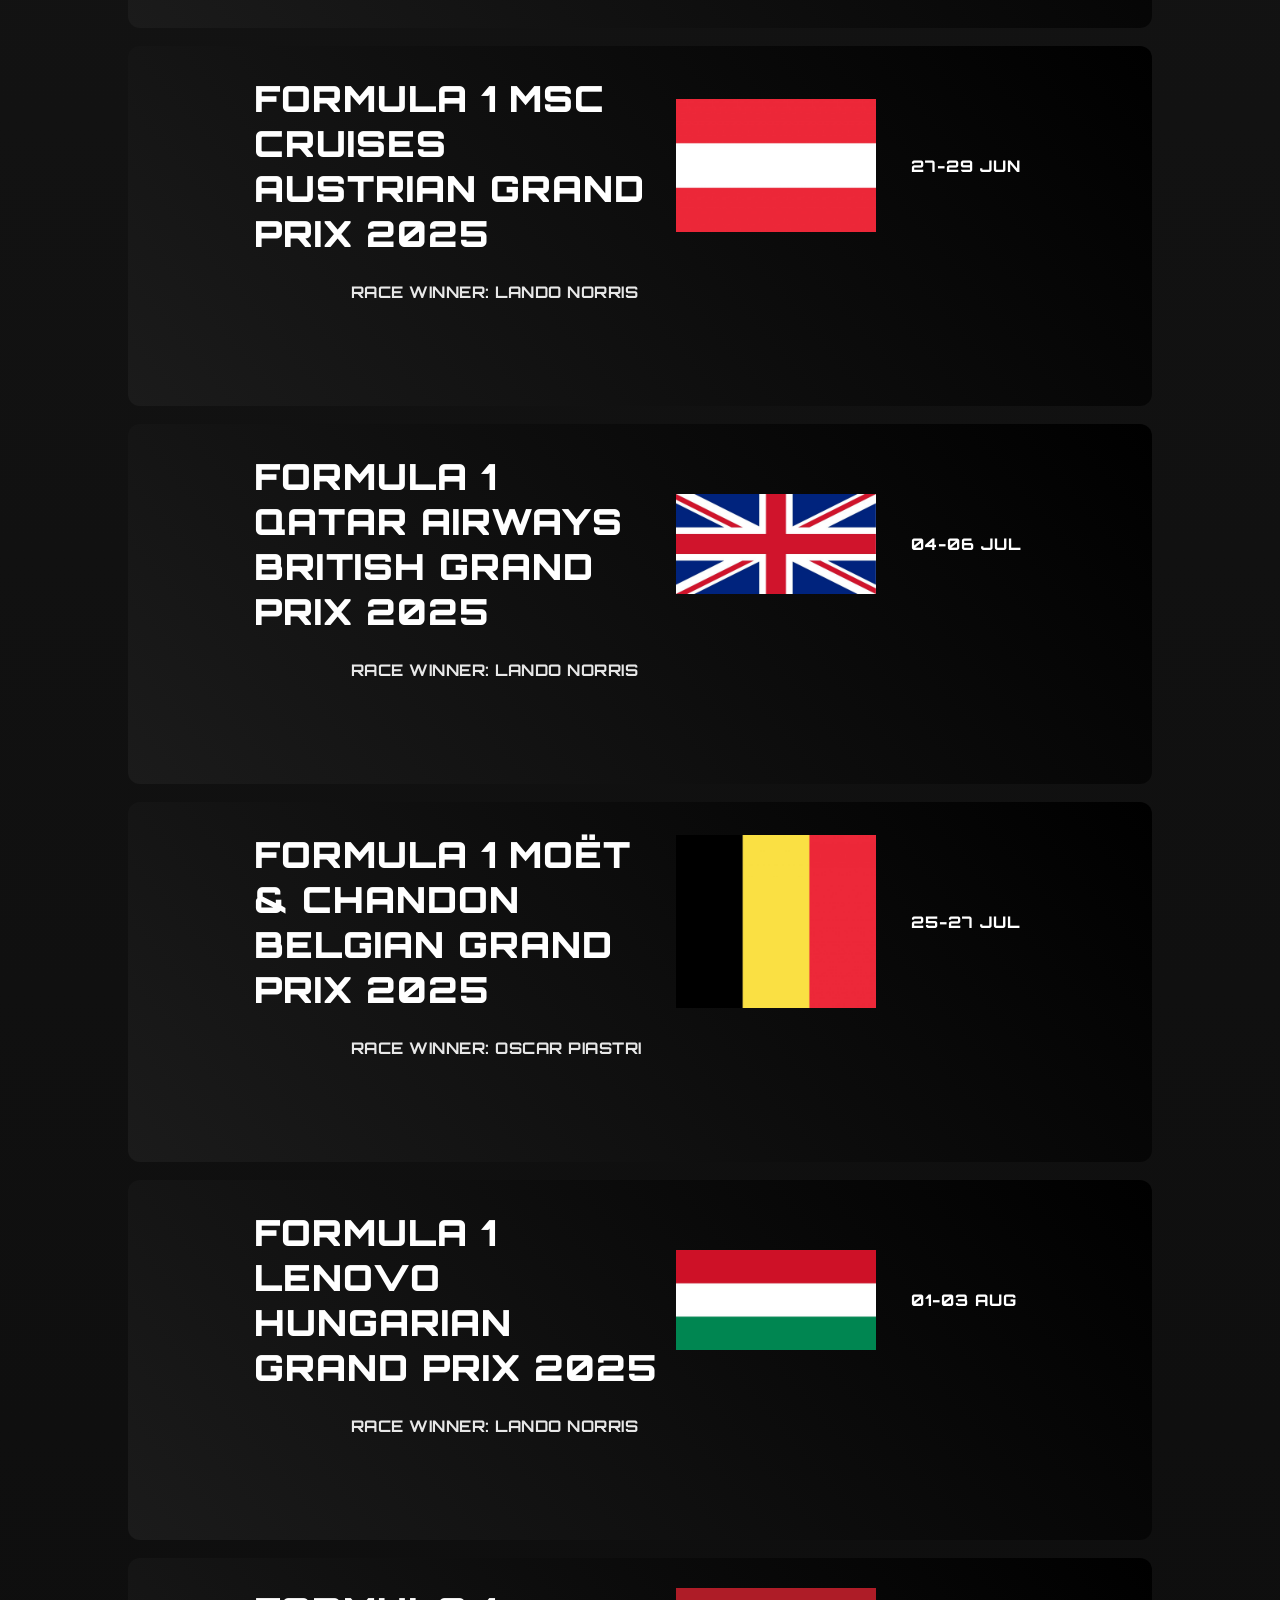
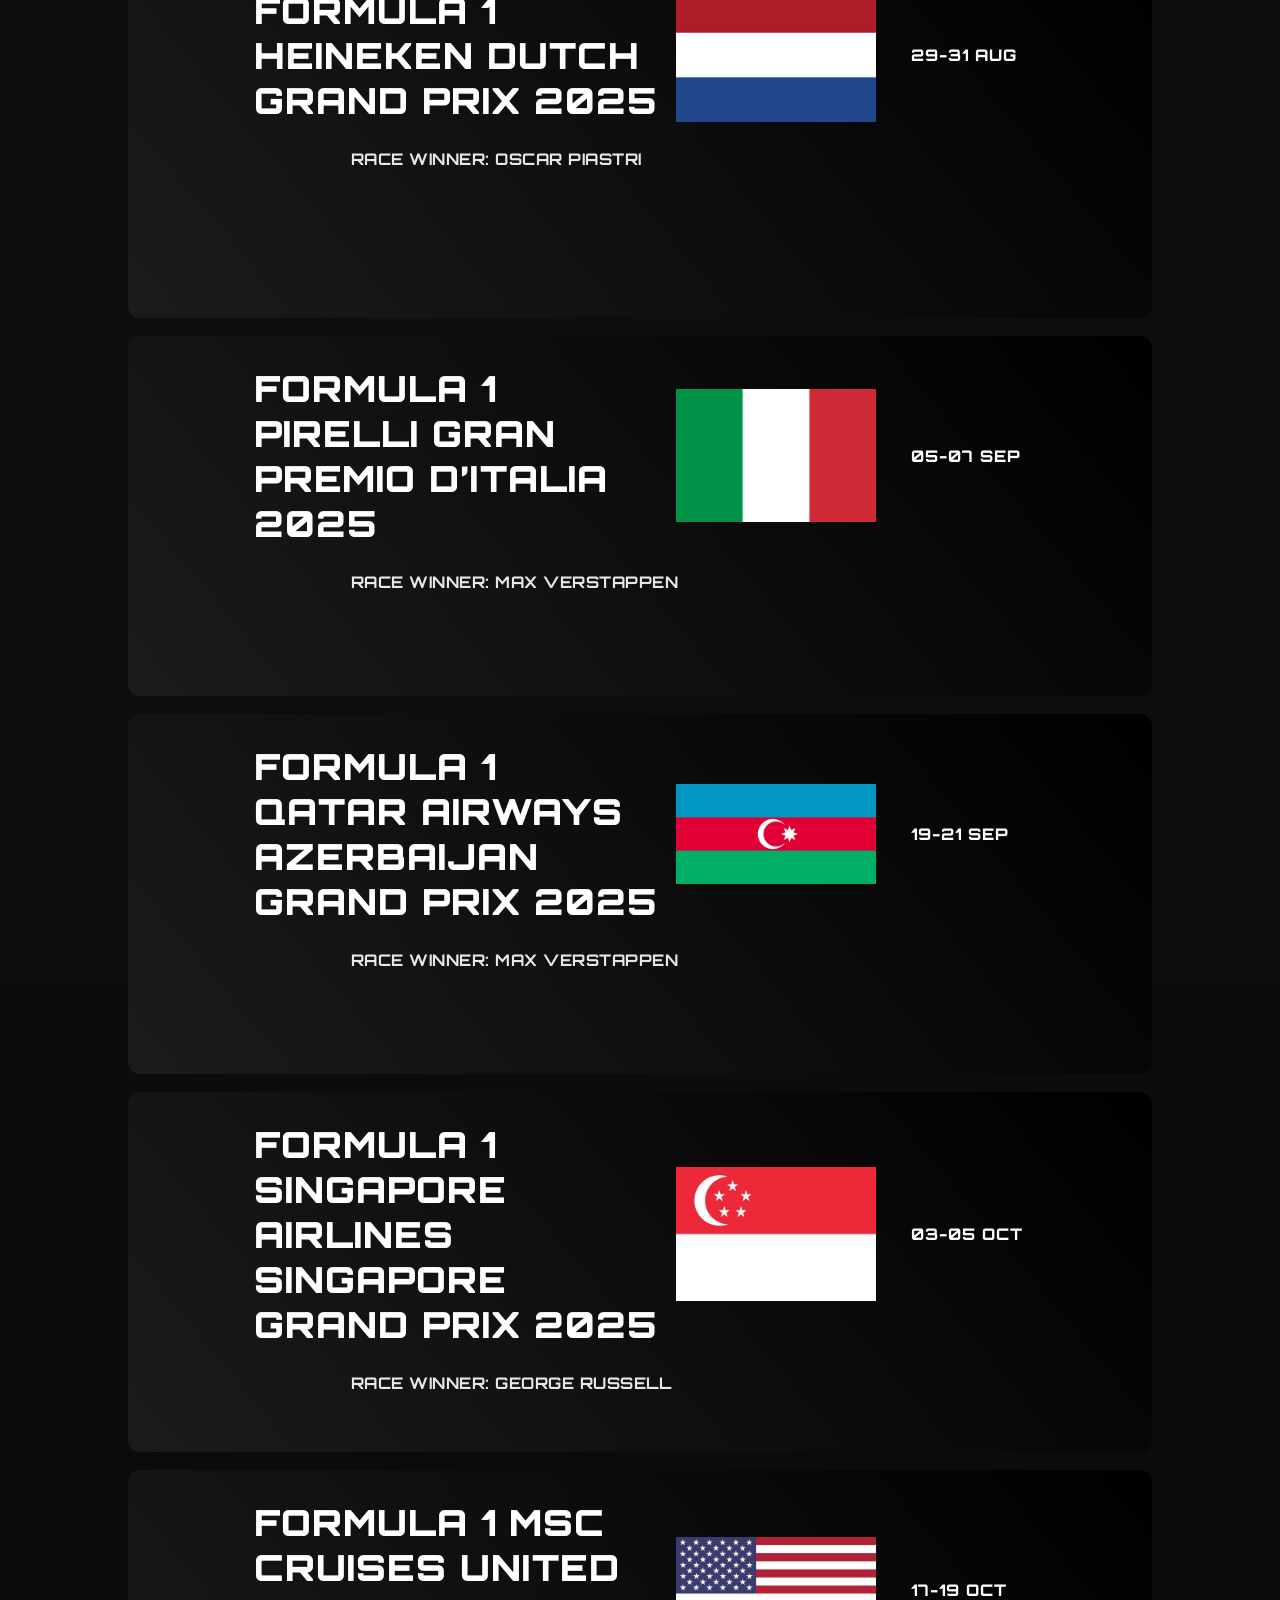
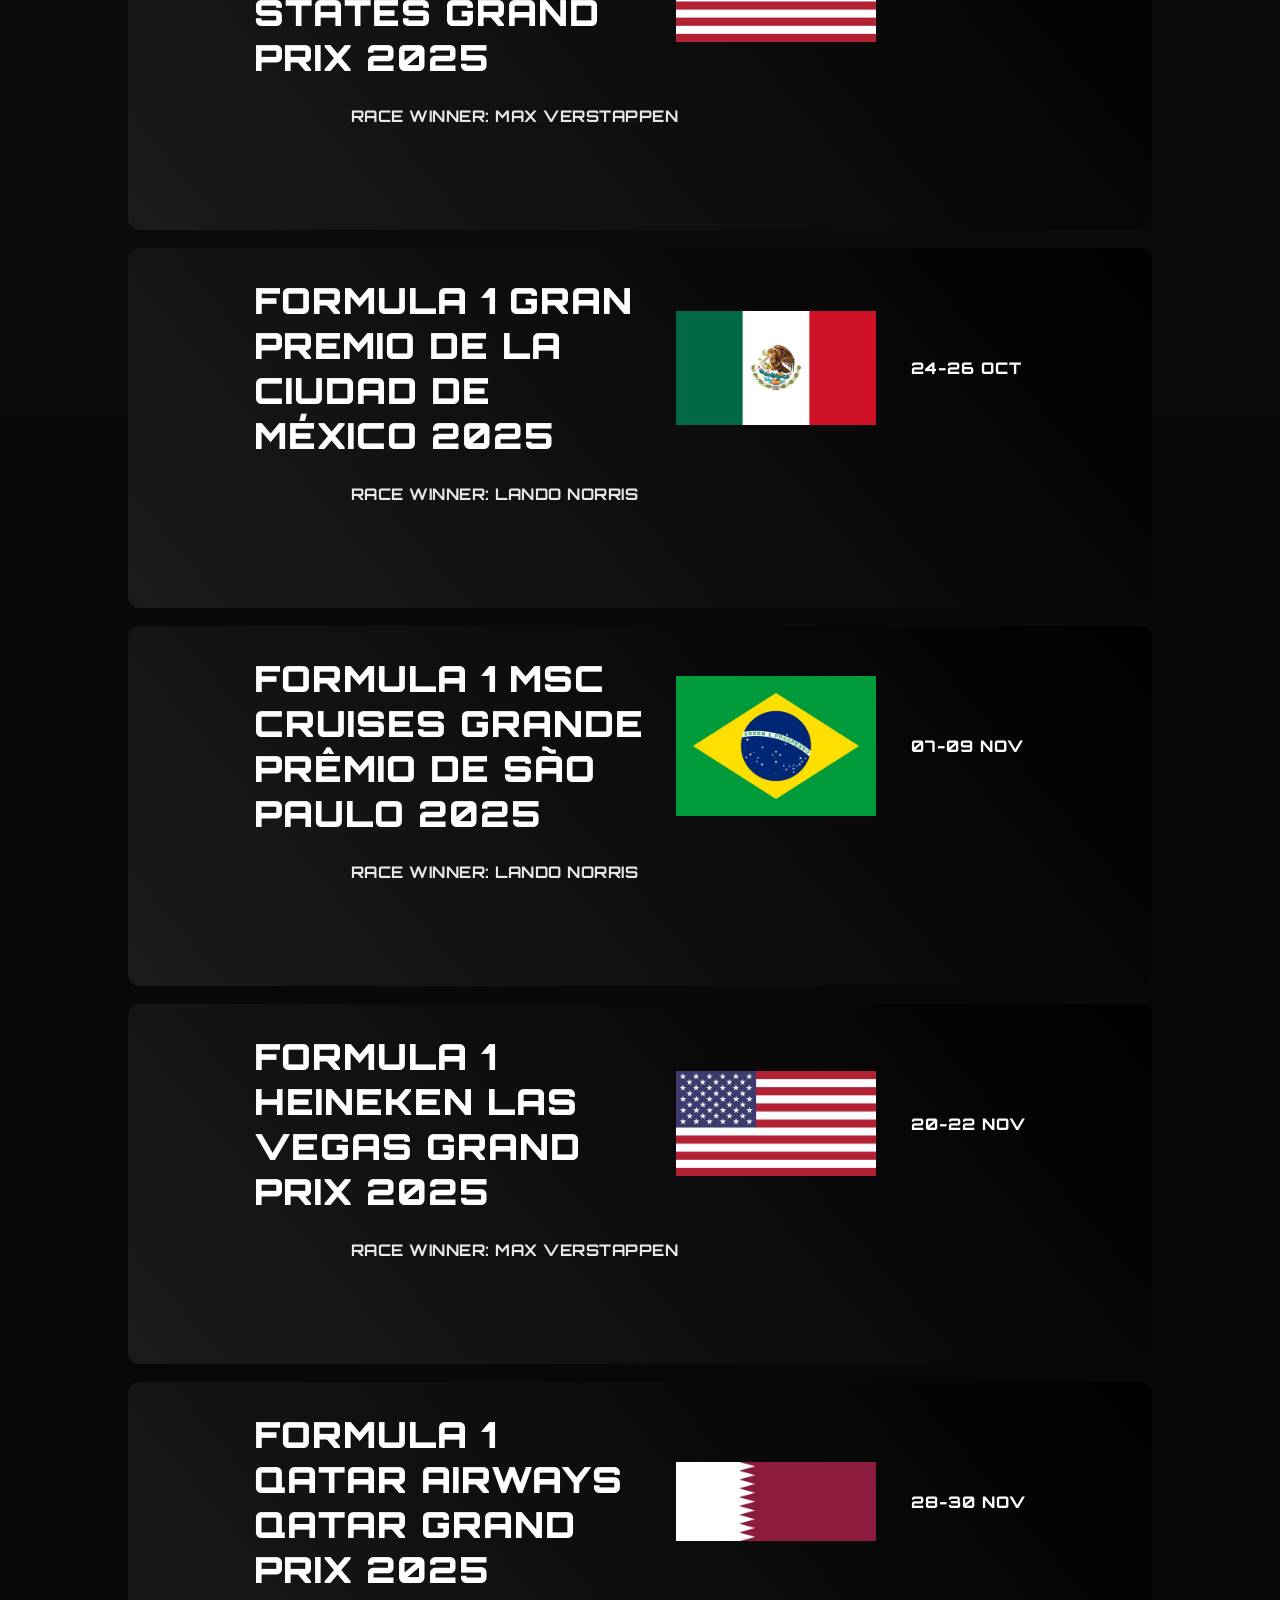
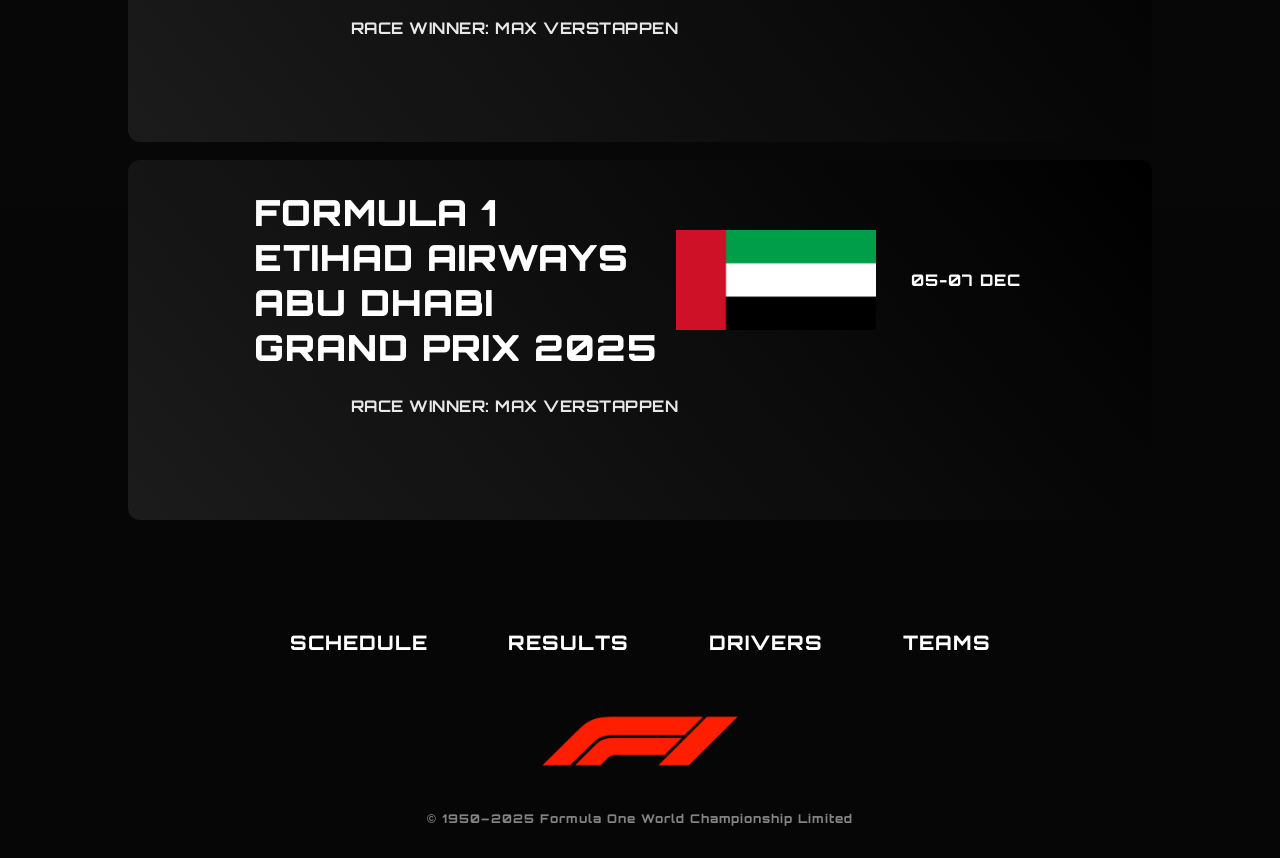
<file: html/results.html>
<!DOCTYPE html>
<html lang="en">
<head>
    <meta charset="UTF-8">
    <script type="module" src="./../javascript/results.js" defer></script>
    <meta name="viewport" content="width=device-width, initial-scale=1.0">
    <link rel="icon" type="image/png" href="./../images/logos/formula-logo-.png">
    <title>F1 - Results 2025</title>
    <link rel="stylesheet" href="./../css/stylesresults.css">
        <link rel="preconnect" href="https://fonts.googleapis.com">
<link rel="preconnect" href="https://fonts.gstatic.com" crossorigin>
<link href="https://fonts.googleapis.com/css2?family=Orbitron:wght@400..900&display=swap" rel="stylesheet">
</head>
<body>

     <header class="top-nav">
        <div class="logo">
                <a href="index.html"><img src="./../images/logos/FWONK.D-6358a63d.png"  alt="F1 logo" /></a>
        </div>

                    <input type="checkbox" id="navToggle" class="nav-toggle">

            
            <label for="navToggle" class="hamburger">
                <span></span>
                <span></span>
                <span></span>
            </label>

        <div class="nav">
            <nav>
                <a href="tracks.html">SCHEDULE</a>
                <a href="results.html">RESULTS</a>
                <a href="drivers.html">DRIVERS</a>
                <a href="teams.html">TEAMS</a>
            </nav>
        </div>
    </header>

    
    <section class="hero">
        <div class="hero-overlay"></div>
        <img src="./../images/background/POZADI.jpg" class="hero-bg" alt="F1 Car Background">
        
        <div class="hero-content">
            <img src="./../images/logos/F1-Logo.png" class="hero-f1-logo" alt="F1 Red Logo">
            <h1>RESULTS</h1>
        </div>
    </section>

    <section class="teams-best">
  <div class="best__bar">
    <span class="best__line"></span>
    <h2 class="best__title">all achievements at once</h2>
    <span class="best__line-2"></span>
  </div>

    <section class="results-wrap">

  <!-- LIST ZÁVODŮ -->
    <div id="racesView" class="view">
        <div class="races-list" id="racesList"></div>
    
  </div>

  <!-- DETAIL ZÁVODU -->
    <div id="detailView" class="hidden">
        <button class="back-btn" id="backBtn">BACK</button>

    <h1 class="detail-title" id="detailTitle">AUSTRALIA</h1>

    <div class="podium">
      <div class="podium-card p2" id="podium2"></div>
      <div class="podium-card p1" id="podium1"></div>
      <div class="podium-card p3" id="podium3"></div>
    </div>

    <div class="results-table" id="resultsTable"></div>
  </div>

</section>


    
    <section class="content-placeholder"></section>

        <div class="bottom-bar">

    <div class="bottom-nav">
        <a href="tracks.html">SCHEDULE</a>
            <a href="results.html">RESULTS</a>
            <a href="drivers.html">DRIVERS</a>
            <a href="teams.html">TEAMS</a>
    </div>

    <div class="bottom-center">
          <a href="index.html"><img src="./../images/logos/F1-Logo.png"  alt="F1 small logo" class="bottom-logo" /></a>
        
    </div>

    <p class="copyright">
        © 1950–2025 Formula One World Championship Limited
    </p>
</div>

</body>
</html>
</file>
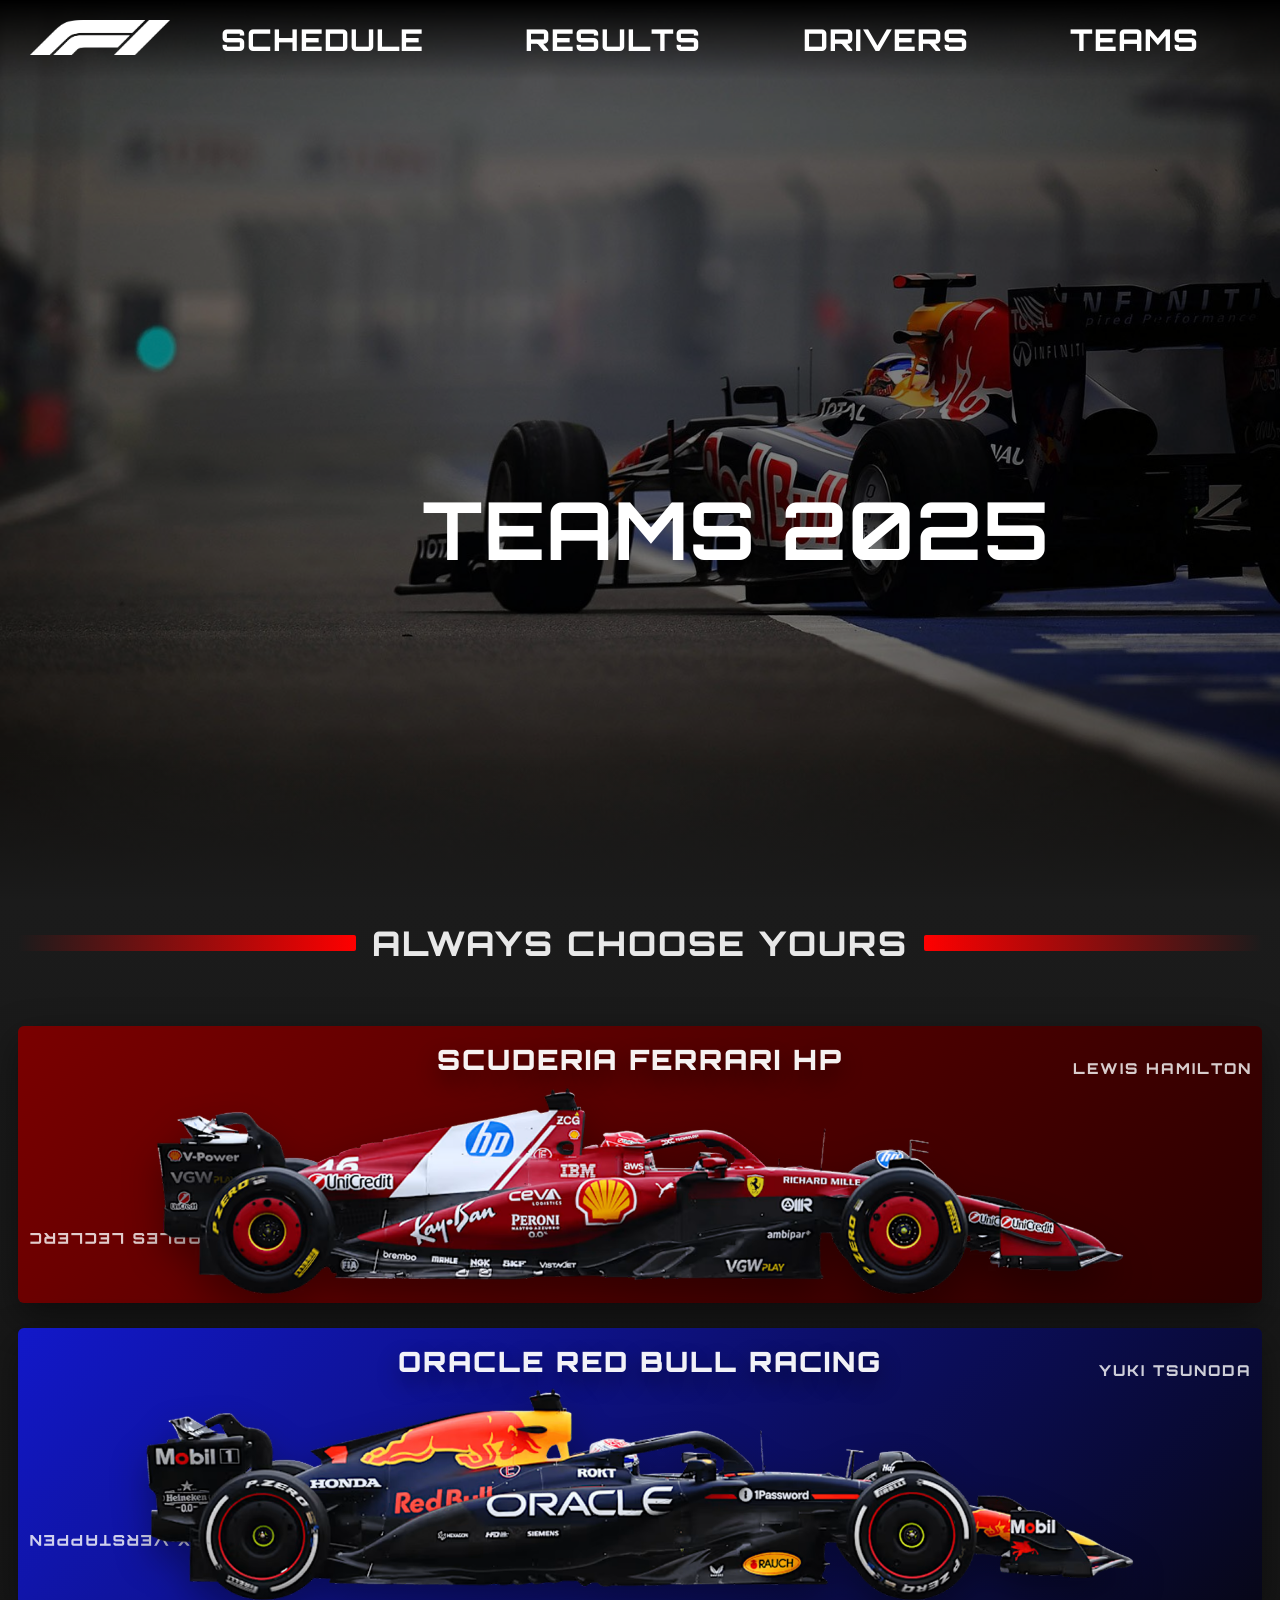
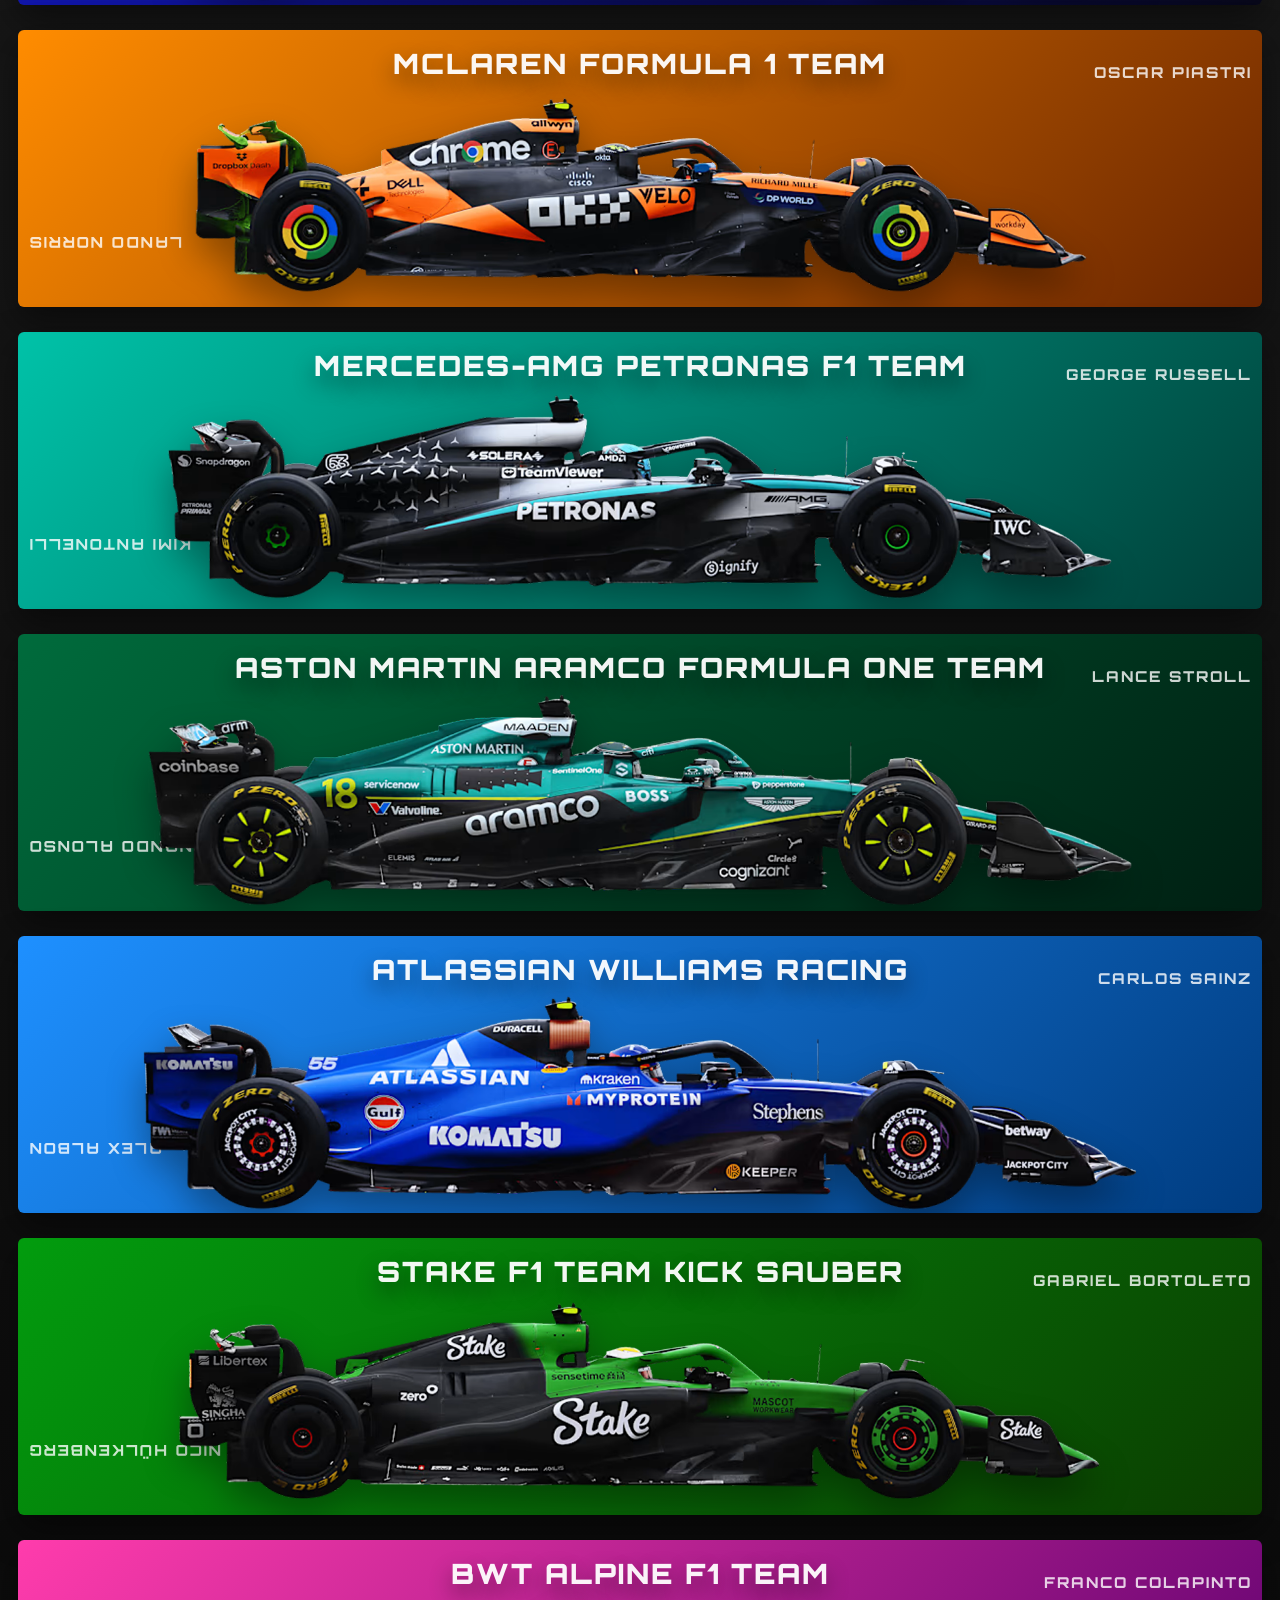
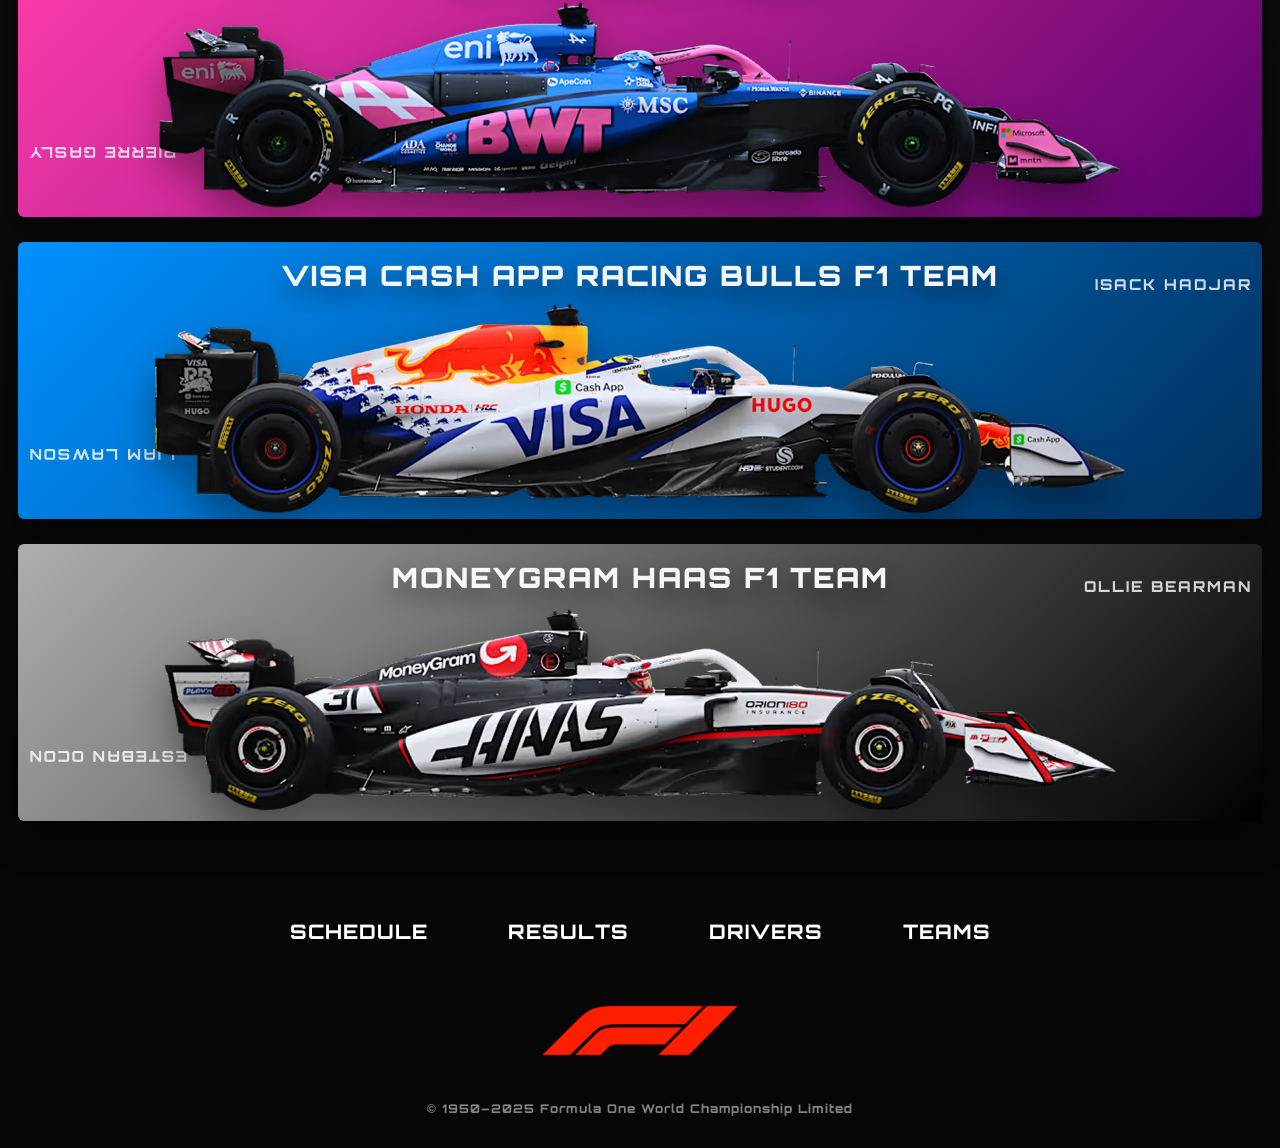
<file: html/teams.html>
<!DOCTYPE html>
<html lang="en">
<head>
    <script type="module" src="./../javascript/teams.js" defer></script>
    <meta charset="UTF-8">
    <link rel="icon" type="image/png" href="./../images/logos/formula-logo-.png">
    <meta name="viewport" content="width=device-width, initial-scale=1.0">
    <title>F1 - Teams 2025</title>
    <link rel="stylesheet" href="./../css/stylesteams.css">
    <link rel="preconnect" href="https://fonts.googleapis.com">
<link rel="preconnect" href="https://fonts.gstatic.com" crossorigin>
<link href="https://fonts.googleapis.com/css2?family=Orbitron:wght@400..900&display=swap" rel="stylesheet">
</head>
<body>

     <header class="top-nav">
        <div class="logo">
            <a href="index.html"><img src="./../images/logos/FWONK.D-6358a63d.png"  alt="F1 logo" /></a>
            
        </div>
        <div class="nav">
            <nav>
                <a href="tracks.html">SCHEDULE</a>
                <a href="results.html">RESULTS</a>
                <a href="drivers.html">DRIVERS</a>
                <a href="teams.html">TEAMS</a>
            </nav>
        </div>
    </header>

    
    <section class="hero">
        <div class="hero-overlay"></div>
        <img src="./../images/background/POZADI.jpg" class="hero-bg" alt="F1 Car Background">
        
        <div class="hero-content">
            <img src="./../images/logos/F1-Logo.png" class="hero-f1-logo" alt="F1 Red Logo">
            <h1>TEAMS 2025</h1>
        </div>
    </section>

    <section class="teams-best">
  <div class="best__bar">
    <span class="best__line"></span>
    <h2 class="best__title">ALWAYS CHOOSE YOURS</h2>
    <span class="best__line-2"></span>
  </div>

  <!-- LIST -->
  <div id="teamsList" class="teams-list"></div>
</section>

<!-- DETAIL -->
<section id="teamDetail" class="team-detail is-hidden" aria-live="polite">
  <button id="backToTeams" class="back-btn" type="button">BACK ON THE GRID</button>

  <div class="team-hero" id="tHero">
    <img id="tHeroLogo" class="team-hero__logo" alt="team logo">
    <img id="tHeroCar" class="team-hero__car" alt="team car">
  </div>

  <h2 class="team-drivers-title">DRIVERS</h2>
  <div id="tDrivers" class="team-drivers"></div>

  <h2 class="team-profile-title">TEAM PROFILE</h2>
  <div class="team-profile">
    <div class="tp-item"><div class="tp-label">FULL TEAM NAME</div><div id="tpFullName" class="tp-value"></div></div>
    <div class="tp-item"><div class="tp-label">BASE</div><div id="tpBase" class="tp-value"></div></div>
    <div class="tp-item"><div class="tp-label">TEAM CHIEF</div><div id="tpChief" class="tp-value"></div></div>
    <div class="tp-item"><div class="tp-label">CHASSIS</div><div id="tpChassis" class="tp-value"></div></div>
    <div class="tp-item"><div class="tp-label">POWER UNIT</div><div id="tpPU" class="tp-value"></div></div>
    <div class="tp-item"><div class="tp-label">TEAM ENTRY</div><div id="tpEntry" class="tp-value"></div></div>
  </div>

  <div class="team-body">
    <img id="tPhoto1" class="team-photo" alt="team photo 1">
    <p id="tBio" class="team-bio"></p>
    
  </div>

  <img id="tPhoto2" class="team-photo team-photo--wide" alt="team photo 2">
</section>

    
    <section class="content-placeholder"></section>

        <div class="bottom-bar">

    <div class="bottom-nav">
        <a href="tracks.html">SCHEDULE</a>
            <a href="results.html">RESULTS</a>
            <a href="drivers.html">DRIVERS</a>
            <a href="teams.html">TEAMS</a>
    </div>

    <div class="bottom-center">
          <a href="index.html"><img src="./../images/logos/F1-Logo.png"  alt="F1 small logo" class="bottom-logo" /></a>
        
    </div>

    <p class="copyright">
        © 1950–2025 Formula One World Championship Limited
    </p>
</div>

</body>
</html>
</file>
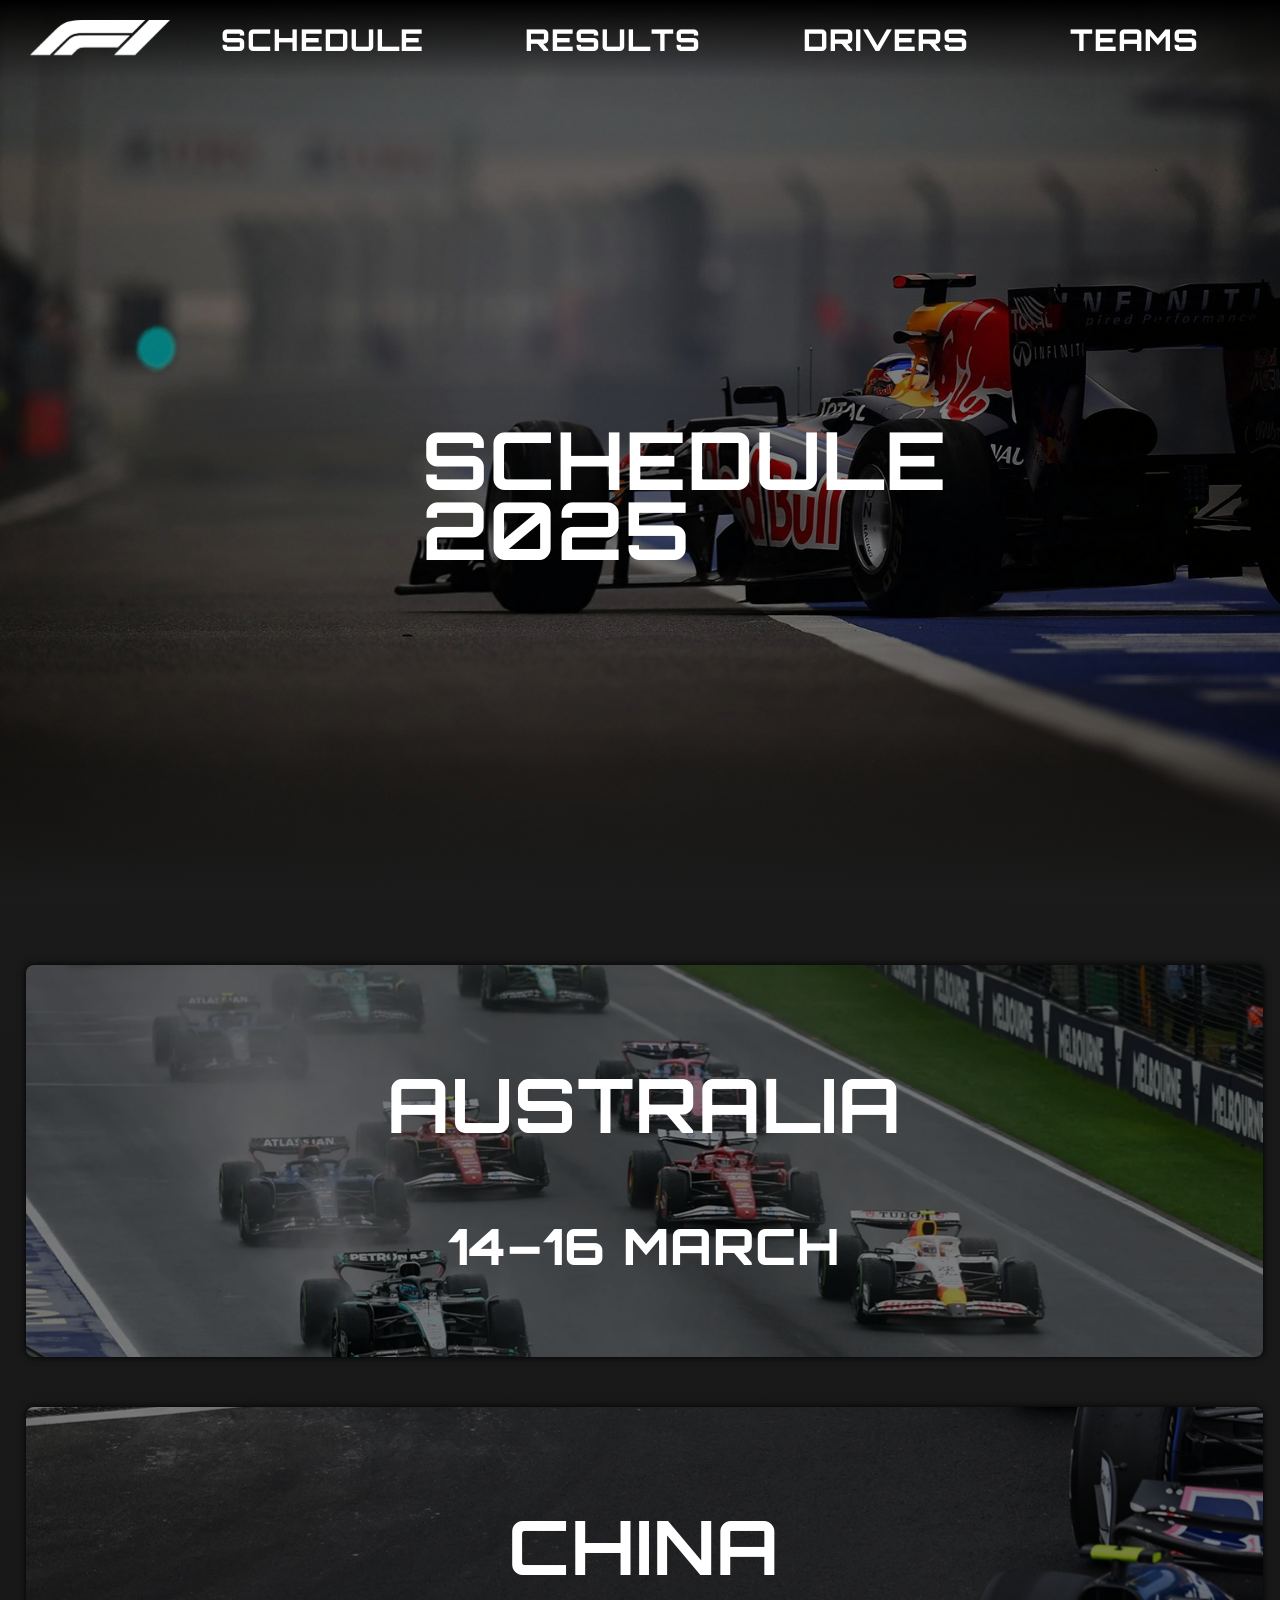
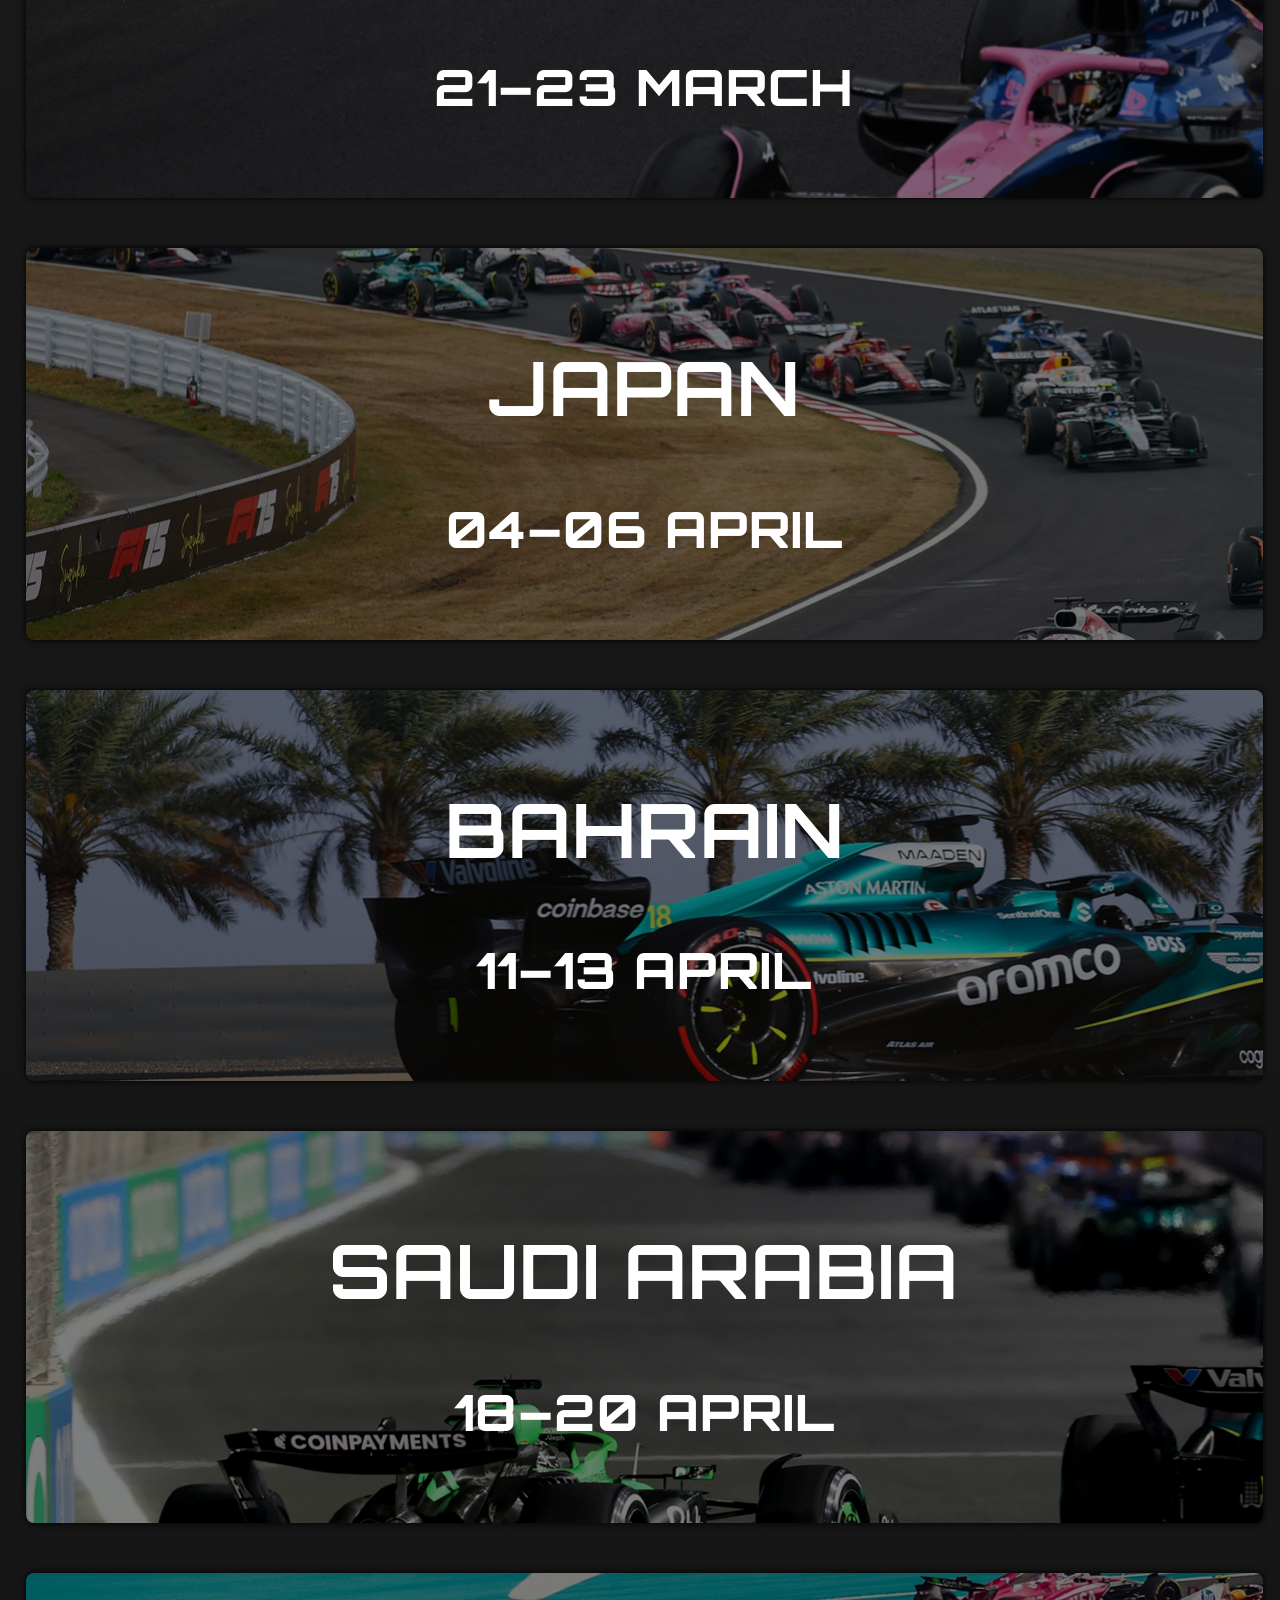
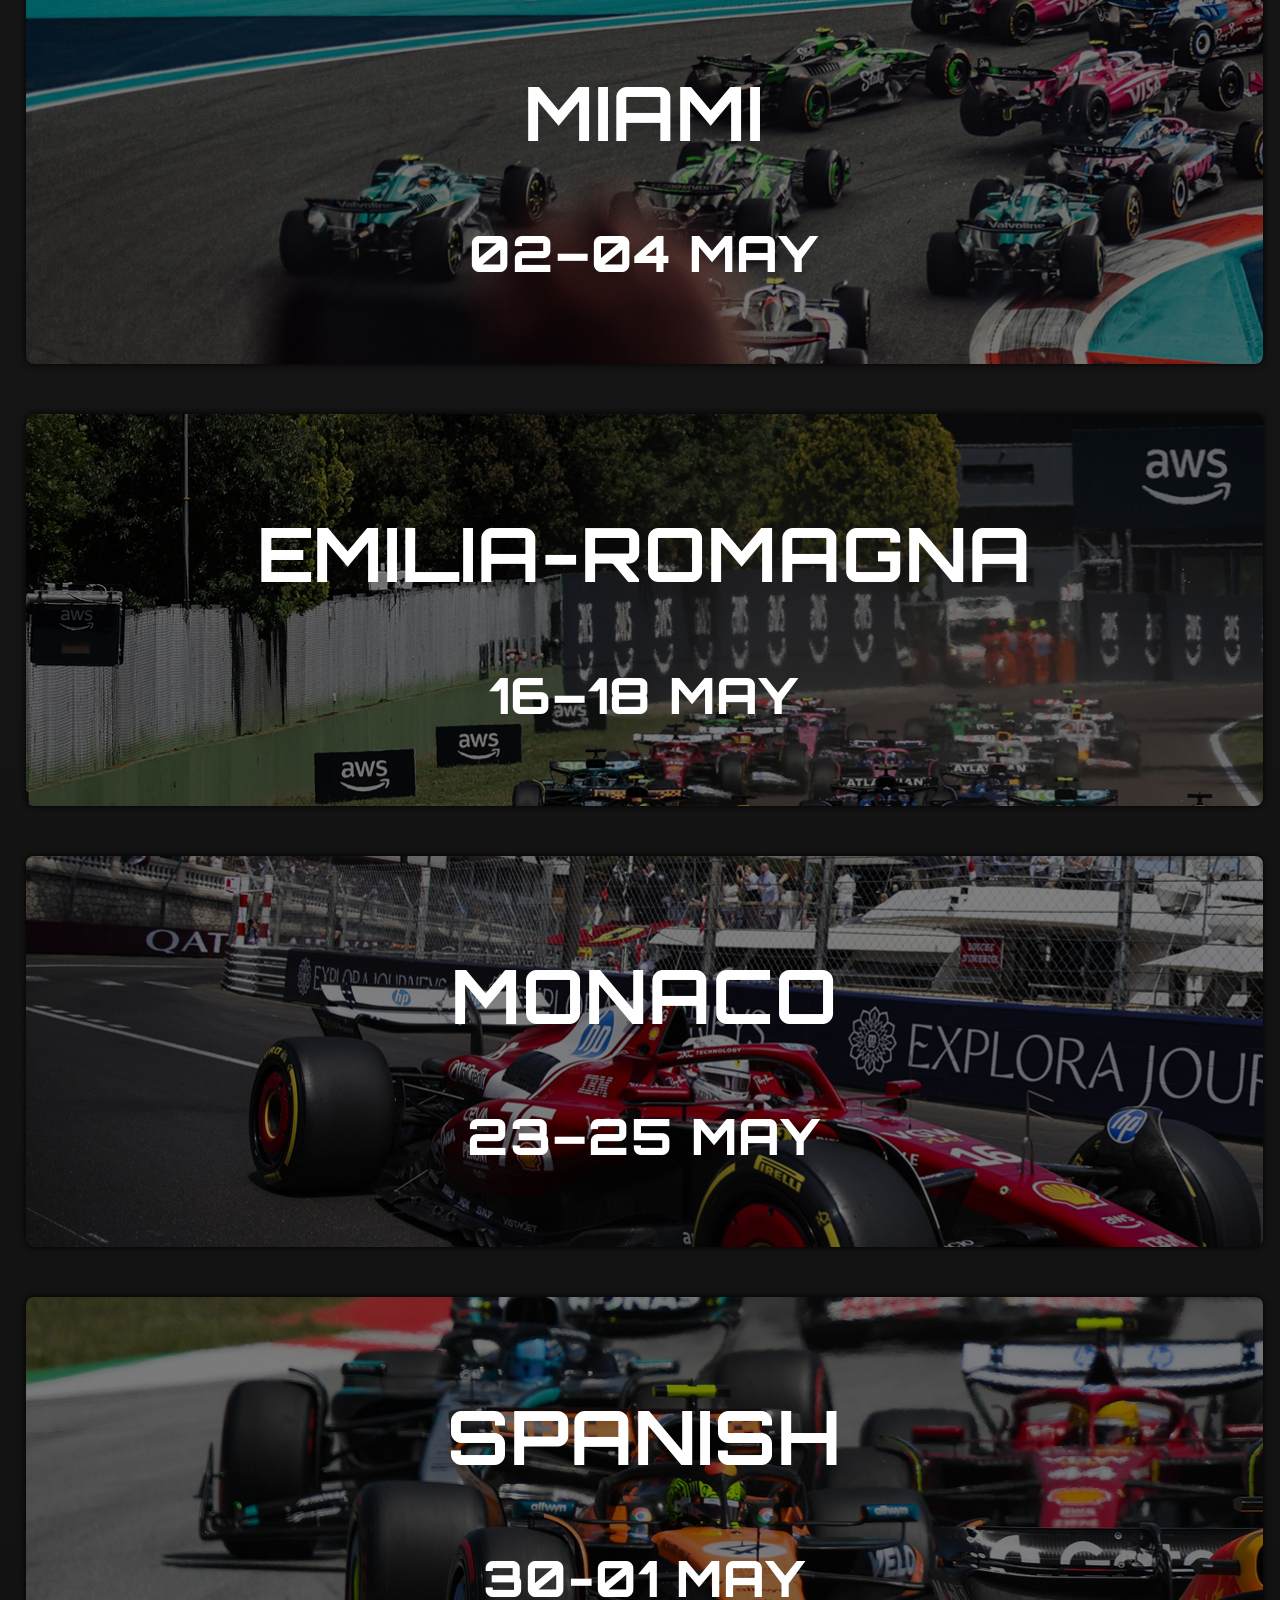
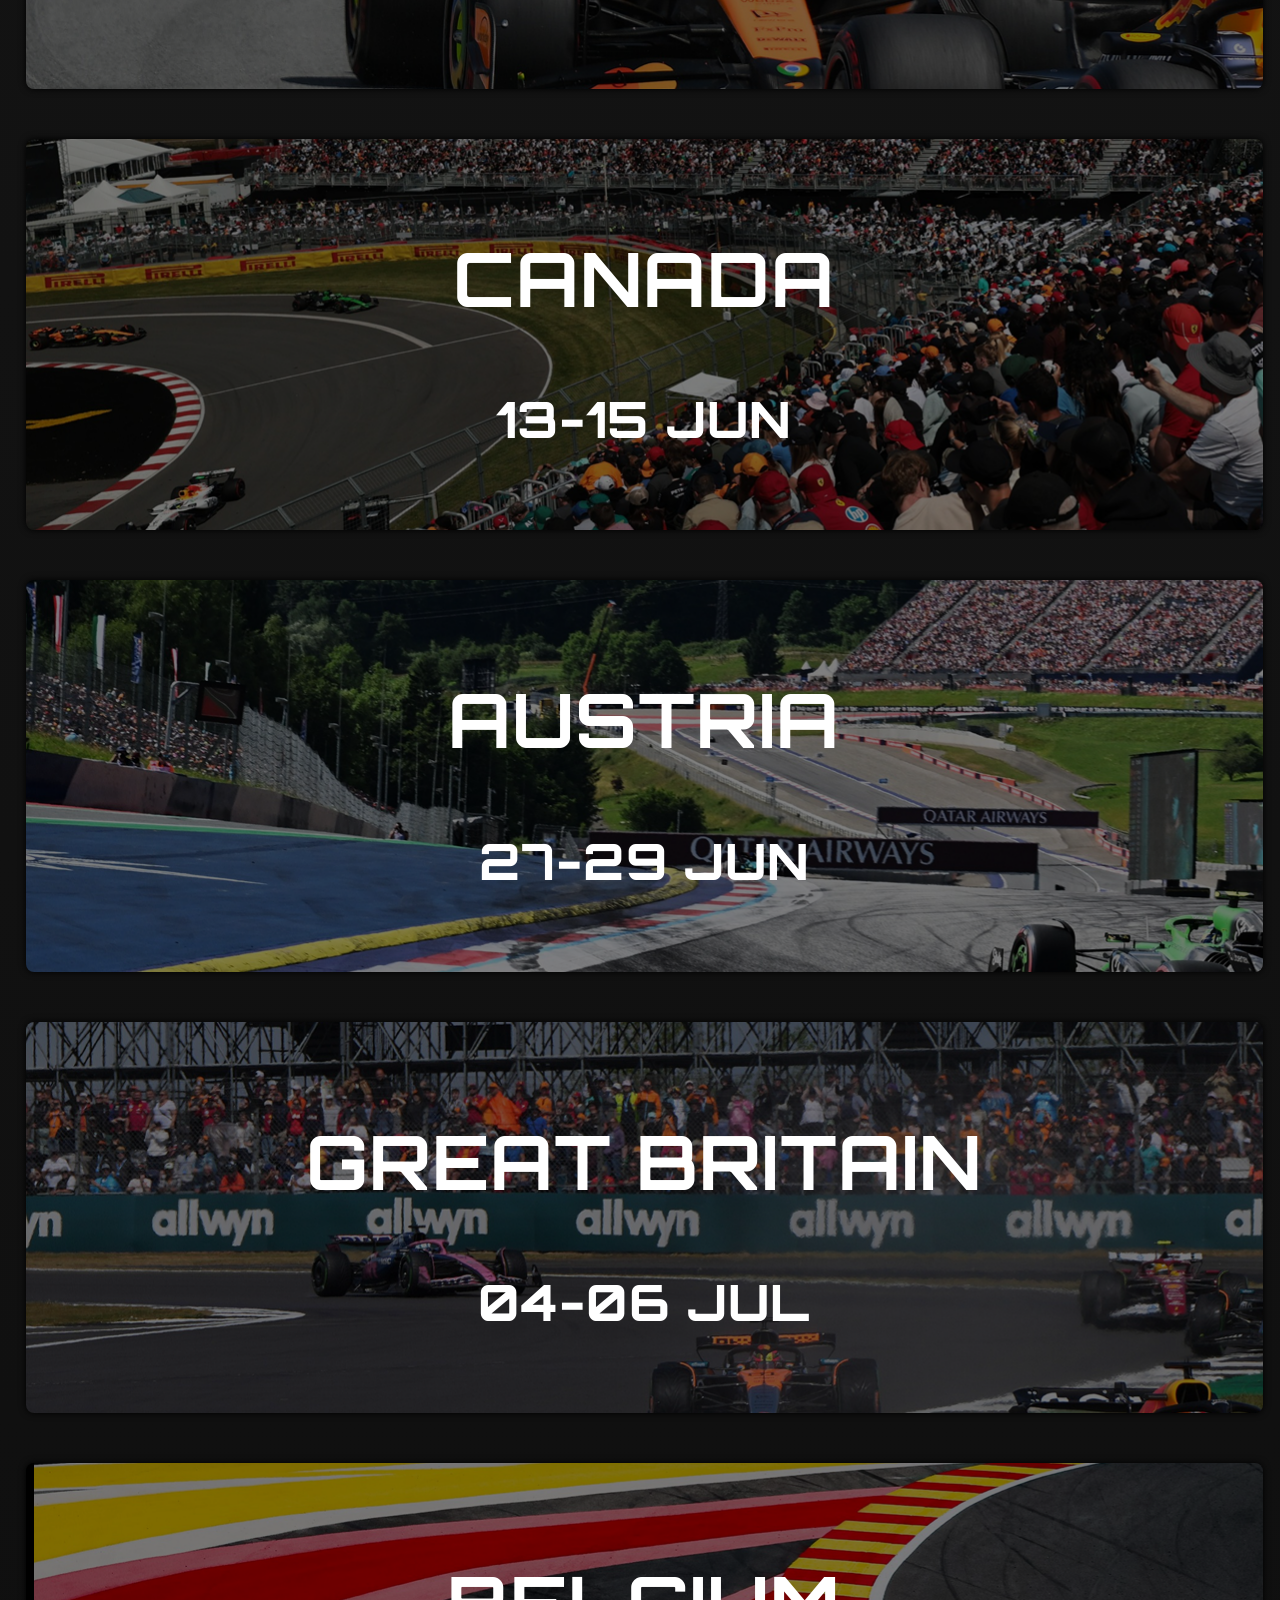
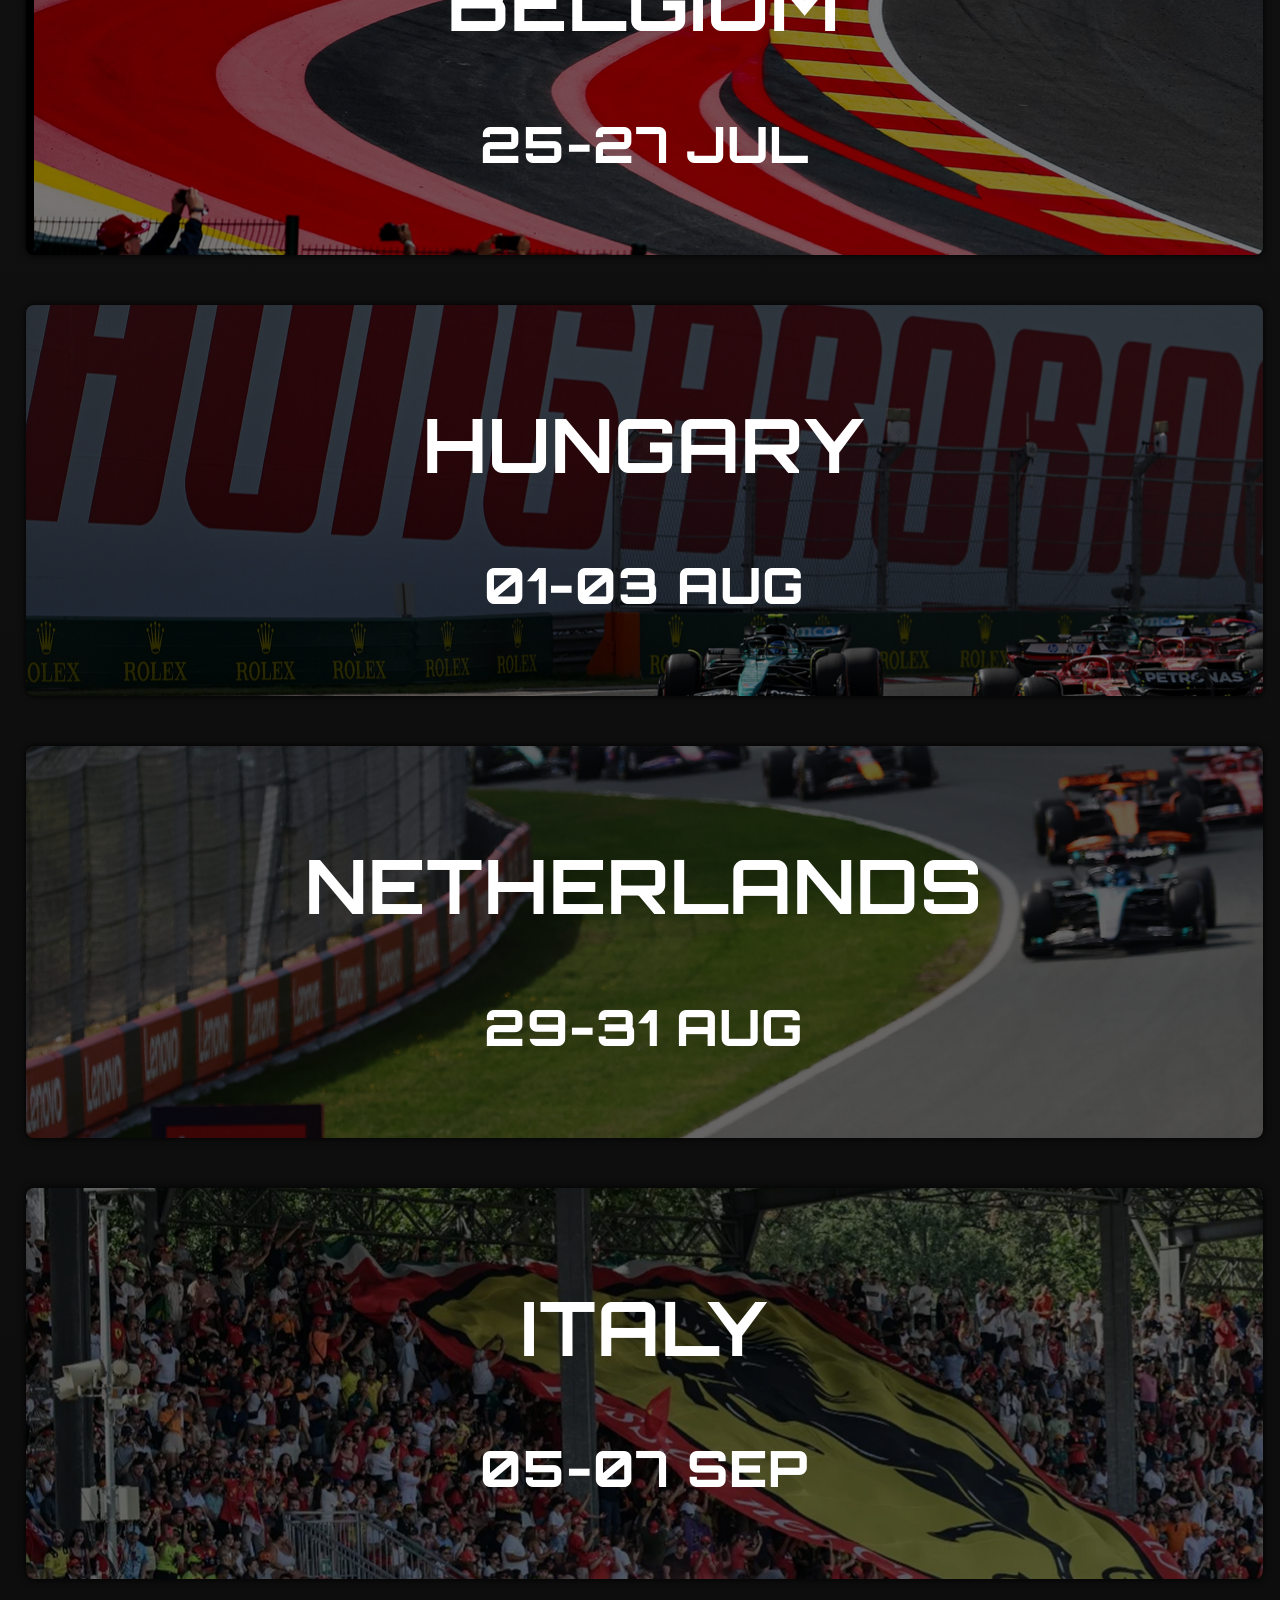
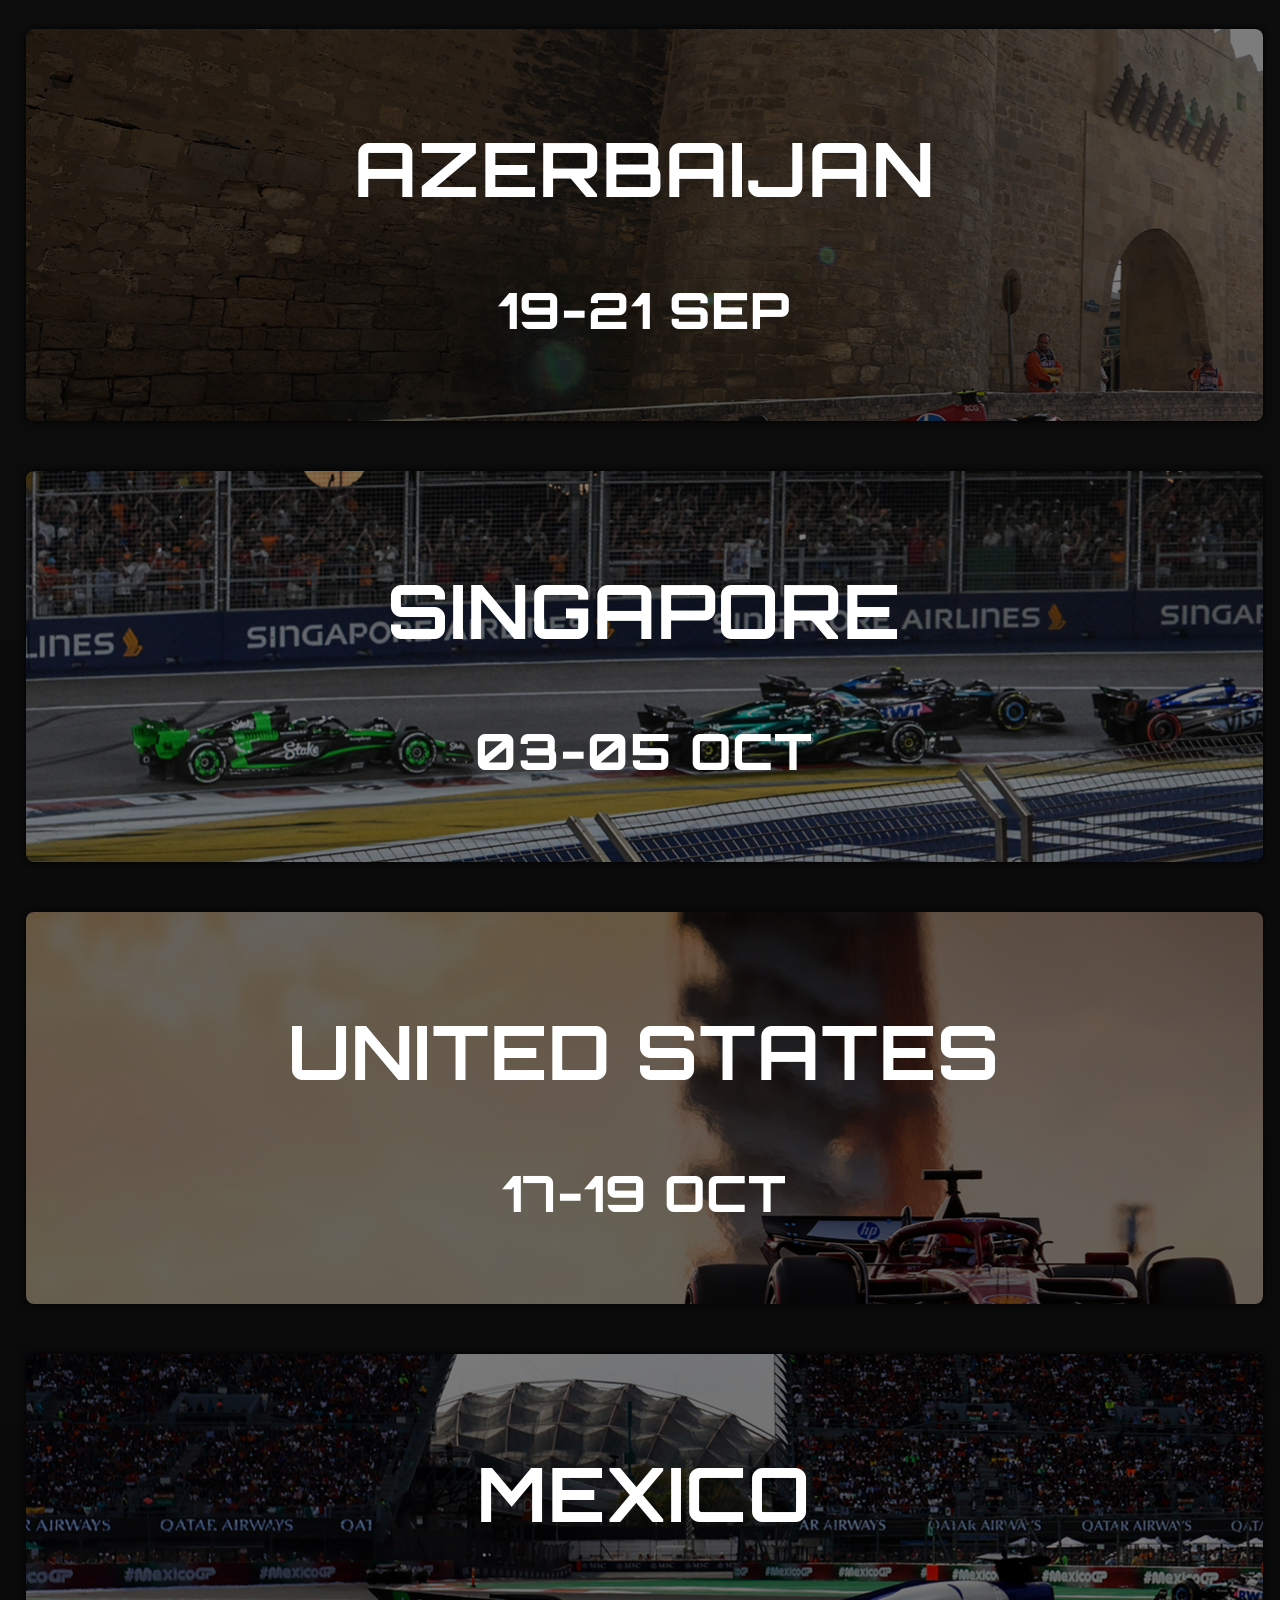
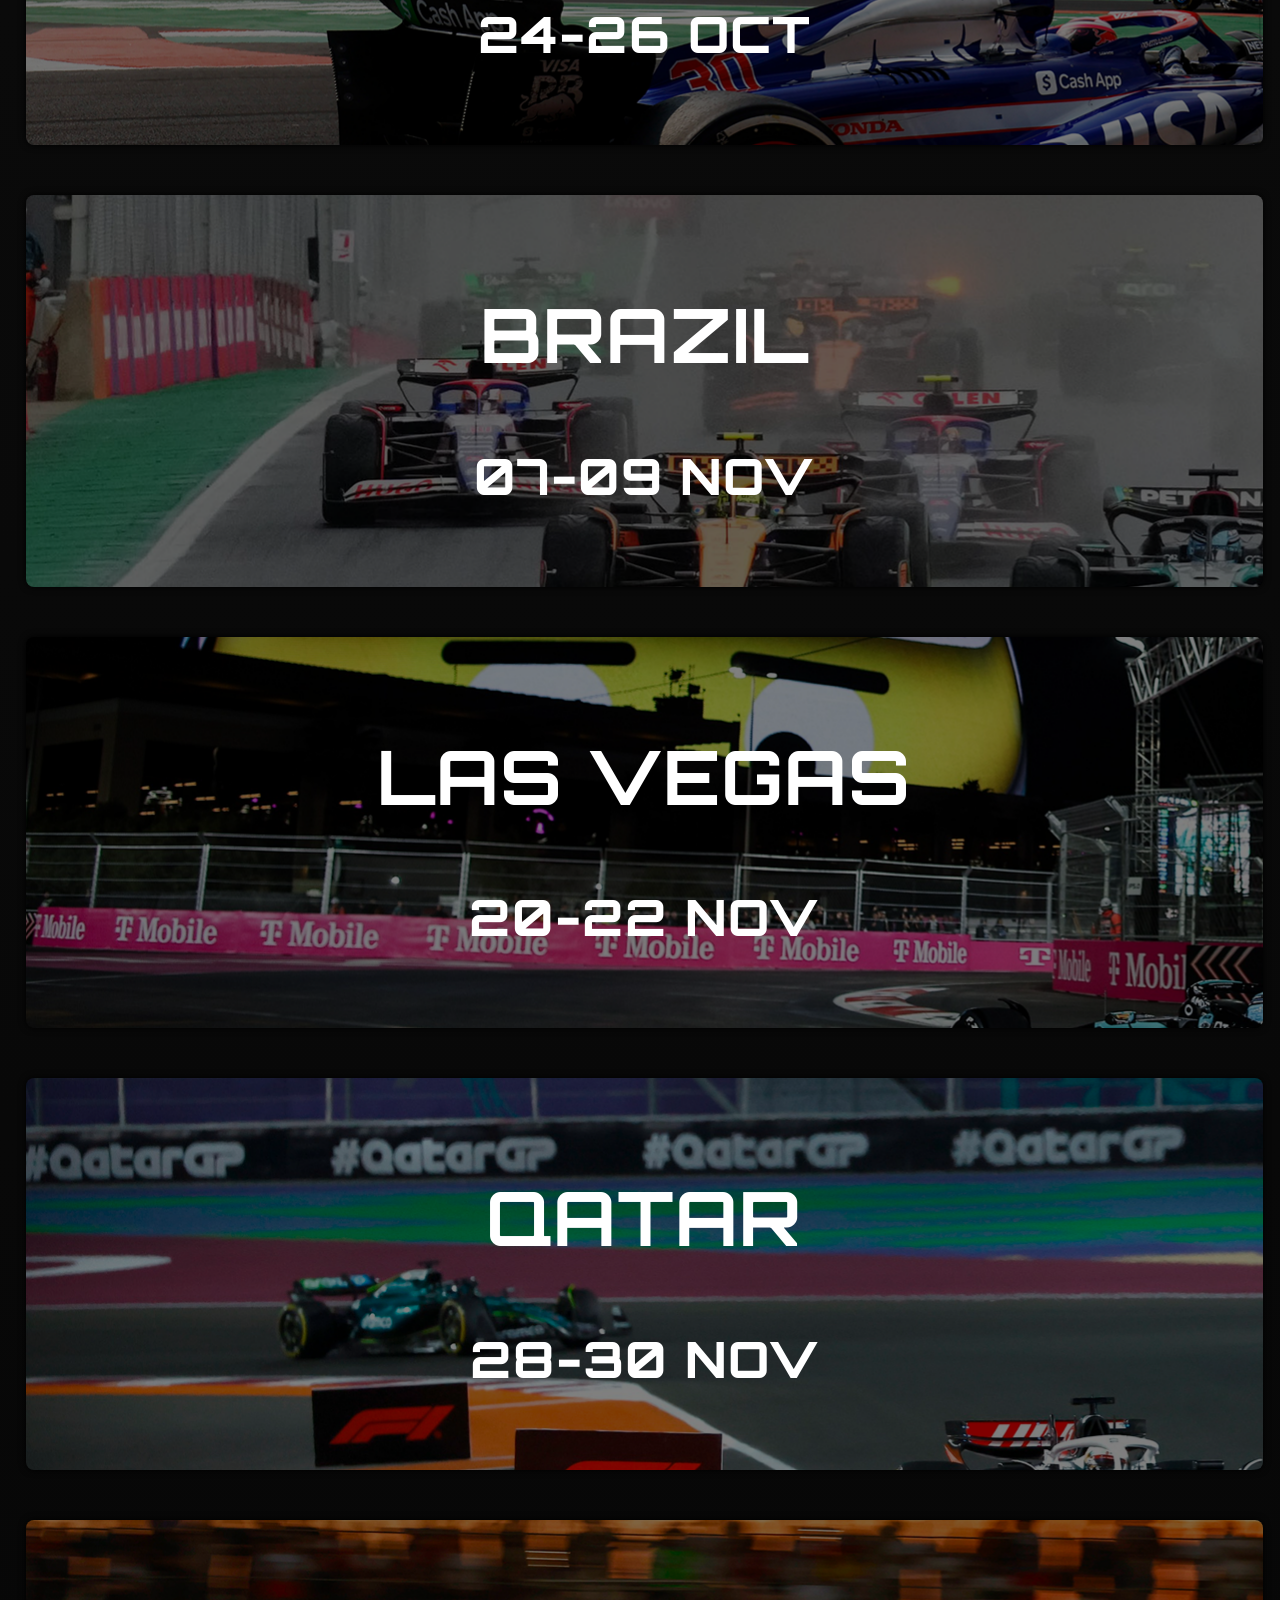
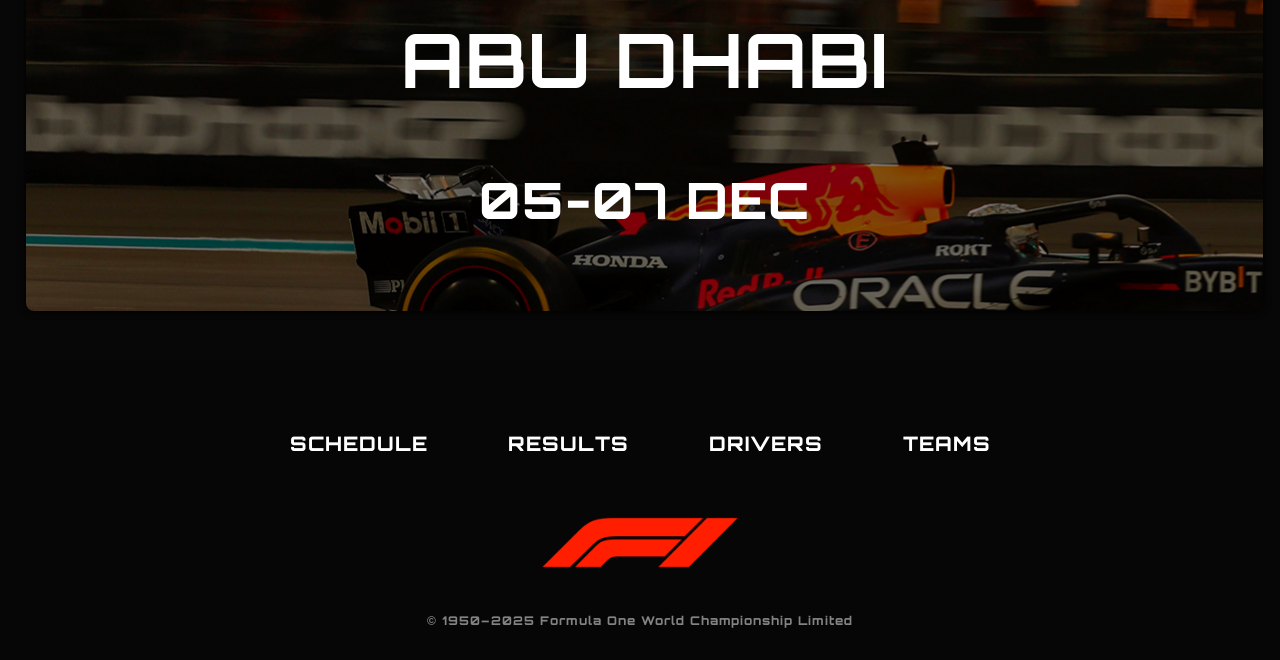
<file: html/tracks.html>
<!DOCTYPE html>
<html lang="en">
<head>
    <script type="module" src="./../javascript/tracks.js" defer></script>
    <meta charset="UTF-8">
    <meta name="viewport" content="width=device-width, initial-scale=1.0">
    <link rel="icon" type="image/png" href="./../images/logos/formula-logo-.png">
    <title>F1 - Schedule 2025</title>
    <link rel="stylesheet" href="./../css/stylestrack.css">
    <link rel="preconnect" href="https://fonts.googleapis.com">
<link rel="preconnect" href="https://fonts.gstatic.com" crossorigin>
<link href="https://fonts.googleapis.com/css2?family=Orbitron:wght@400..900&display=swap" rel="stylesheet">
</head>
<body>

     <header class="top-nav">
        <div class="logo">
            <a href="index.html"><img src="./../images/logos/FWONK.D-6358a63d.png"  alt="F1 logo" /></a>
            
        </div>
         <div class="nav">
            <nav>
                <a href="tracks.html">SCHEDULE</a>
                <a href="results.html">RESULTS</a>
                <a href="drivers.html">DRIVERS</a>
                <a href="teams.html">TEAMS</a>
            </nav>
        </div>
    </header>

    
    <section class="hero">
        <div class="hero-overlay"></div>
        <img src="./../images/background/POZADI.jpg" class="hero-bg" alt="F1 Car Background">
        
        <div class="hero-content">
            <img src="./../images/logos/F1-Logo.png" class="hero-f1-logo" alt="F1 Red Logo">
            <h1>SCHEDULE<br>2025</h1>
        </div>
    </section>
    <section class="content-placeholder"></section>
    

<!----SEKCE TRACKS---->
    <section class="tracks">

  <div class="track-card" data-track="australia"
       style="background-image: url('./../images/tracks/1.AUSTRALIA\ 1\ \(1\).png');">
      <h2>AUSTRALIA</h2>
      <p>14–16 MARCH</p>
  </div>

  <div class="track-card" data-track="china"
       style="background-image: url('./../images/tracks/2.CHINA\ 1.png');">
      <h2>CHINA</h2>
      <p>21–23 MARCH</p>
  </div>

  <div class="track-card" data-track="japan"
       style="background-image: url('./../images/tracks/3.JAPAN\ 1.png');">
      <h2>JAPAN</h2>
      <p>04–06 APRIL</p>
  </div>

  <div class="track-card" data-track="bahrain" 
       style="background-image: url('./../images/tracks/4.BAHRAIN\ 1.png');">
      <h2>BAHRAIN</h2>
      <p>11–13 APRIL</p>
  </div>

  <div class="track-card" data-track="saudi" 
       style="background-image: url('./../images/tracks/5.SAUDI\ 1.png ');">
      <h2>SAUDI ARABIA</h2>
      <p>18–20 APRIL</p>
  </div>

  <div class="track-card" data-track="miami"
       style="background-image: url('./../images/tracks/6.MIAMI\ 1.png');">
      <h2>MIAMI</h2>
      <p>02–04 MAY</p>
  </div>

  <div class="track-card" data-track="imola"
       style="background-image: url('./../images/tracks/7.IMOLA\ 1.png');">
      <h2>EMILIA-ROMAGNA</h2>
      <p>16–18 MAY</p>
  </div>

  <div class="track-card" data-track="monaco"
       style="background-image: url('./../images/tracks/8.MONACO\ 1.png');">
      <h2>MONACO</h2>
      <p>23–25 MAY</p>
  </div>

  <div class="track-card" data-track="spain" 
       style="background-image: url('./../images/tracks/9.SPANISH\ 1.png');">
      <h2>SPANISH</h2>
      <p>30-01 MAY</p>
  </div>

  <div class="track-card" data-track="canada" 
       style="background-image: url('./../images/tracks/10.CANADA\ 1.png');">
      <h2>CANADA</h2>
      <p>13-15 JUN</p>
  </div>

  <div class="track-card" data-track="austria" 
       style="background-image: url('./../images/tracks/11.AUSTRIA\ 1.png');">
      <h2>AUSTRIA</h2>
      <p>27-29 JUN</p>
  </div>

  <div class="track-card" data-track="uk" 
       style="background-image: url('./../images/tracks/12.SILVERSTONE\ 1.png');">
      <h2>GREAT BRITAIN</h2>
      <p>04-06 JUL</p>
  </div>

  <div class="track-card" data-track="belgium" 
       style="background-image: url('./../images/tracks/13.SPA\ 1.png');">
      <h2>BELGIUM</h2>
      <p>25-27 JUL</p>
  </div>

  <div class="track-card" data-track="hungary" 
       style="background-image: url('./../images/tracks/14.HUNGARY\ 1.png');">
      <h2>HUNGARY</h2>
      <p>01-03 AUG</p>
  </div>

  <div class="track-card" data-track="netherlands" 
       style="background-image: url('./../images/tracks/15.DUTCH\ 1.png');">
      <h2>NETHERLANDS</h2>
      <p>29-31 AUG</p>
  </div>

  <div class="track-card" data-track="monza" 
       style="background-image: url('./../images/tracks/16.MONZA\ 1.png');">
      <h2>ITALY</h2>
      <p>05-07 SEP</p>
  </div>

  <div class="track-card" data-track="azerbaijan" 
       style="background-image: url('./../images/tracks/17.BAKU\ 1.png');">
      <h2>AZERBAIJAN</h2>
      <p>19-21 SEP</p>
  </div>

  <div class="track-card" data-track="singapore" 
       style="background-image: url('./../images/tracks/18.SINGAPORE\ 1.png');">
      <h2>SINGAPORE</h2>
      <p>03-05 OCT</p>
  </div>

  <div class="track-card" data-track="austin" 
       style="background-image: url('./../images/tracks/19.AUSTIN\ 1.png');">
      <h2>UNITED STATES</h2>
      <p>17-19 OCT</p>
  </div>

  <div class="track-card" data-track="mexico" 
       style="background-image: url('./../images/tracks/20.MEXICO\ 1.png');">
      <h2>MEXICO</h2>
      <p>24-26 OCT</p>
  </div>

  <div class="track-card" data-track="brazil" 
       style="background-image: url('./../images/tracks/21.SAOPAULO\ 1.png');">
      <h2>BRAZIL</h2>
      <p>07-09 NOV</p>
  </div>

  <div class="track-card" data-track="lasvegas" 
       style="background-image: url('./../images/tracks/22.LASVEGAS\ 1.png');">
      <h2>LAS VEGAS</h2>
      <p>20-22 NOV</p>
  </div>

  <div class="track-card" data-track="qatar" 
       style="background-image: url('./../images/tracks/23.QATAR\ 1.png');">
      <h2>QATAR</h2>
      <p>28-30 NOV</p>
  </div>

  <div class="track-card" data-track="abudhabi" 
       style="background-image: url('./../images/tracks/24.ABUDHABI\ 1.png');">
      <h2>ABU DHABI</h2>
      <p>05-07 DEC</p>
  </div>


</section>

<!-- FULL-SCREEN DETAIL -->
<div id="full-screen-detail" class="full-screen-detail">
  <div class="full-screen-content" id="full-screen-content">
    <span class="close" id="close-btn">&times;</span>
    <div id="detail-body"></div>
  </div>
</div>






        <div class="bottom-bar">

    <div class="bottom-nav">
        <a href="tracks.html">SCHEDULE</a>
            <a href="results.html">RESULTS</a>
            <a href="drivers.html">DRIVERS</a>
            <a href="teams.html">TEAMS</a>
    </div>

    <div class="bottom-center">
          <a href="index.html"><img src="./../images/logos/F1-Logo.png"  alt="F1 small logo" class="bottom-logo" /></a>
        
    </div>

    <p class="copyright">
        © 1950–2025 Formula One World Championship Limited
    </p>
</div>
</body>

</html>
</file>
<file: stylesresults.css>
body {
    margin: 0;
    background-color: #141414;
    font-family: "Orbitron", sans-serif;
    font-optical-sizing: auto;
    font-weight: 800;
    font-style: normal;
    color: #fff;
    letter-spacing: 1px;
    opacity: 0;
    animation: fadeIn 0.8s forwards;

}

@keyframes fadeIn {
  to {
    opacity: 1;
  }
}


.top-nav {
    width: 100%;
    padding: 20px 30px;
    display: flex;
    align-items: center;
    position: absolute;
    z-index: 5;
    background: radial-gradient(120% 90% at 30% 20%, rgba(0, 0, 0, .09), transparent 0%),
              linear-gradient(0deg, rgba(0,0,0,.0), rgba(0,0,0,10.55));
     box-sizing: border-box; /* zahrne padding do šířky */
    overflow-x: hidden;     /* zabrání horizontálnímu scrollu */
}

/* LOGO */
.top-nav .logo {
    flex-shrink: 0;
}

.top-nav img {
    height: 35px;
}

/* KONTEJNER MENU – zabere zbytek šířky */
.nav {
    flex: 1;
}

/* ODKAZY ROZTAŽENÉ PO CELÉ ŠÍŘCE */
.nav nav {
    display: flex;
    justify-content: space-around; /* můžeš zkusit i space-between / space-evenly */
    align-items: center;
}

/* ODKAZY */
.nav a {
    color: white;
    text-decoration: none;
    font-size: 30px;
    letter-spacing: 1px;
    white-space: nowrap;
}

.hero {
    position: relative;
    width: 100%;
    height: 800px;
    overflow: hidden;
}
.hero-bg {
    width: 100%;
    height: 100%;
    object-fit: cover;
}
.hero-overlay {
    position: absolute;
    left: 0;
    top: 0;
    width: 100%;
    height: 100%;
    background: rgba(0,0,0,0.5);
}
.hero-content {
    position: absolute;
    left: 8%;
    bottom: 30%;
    z-index: 5;
    display: flex;
    align-items: center  ;
    
}
.hero-f1-logo {
    height: 400px;
    margin-right: 10%;

}
.hero-content h1 {
    font-size: 100px;
    line-height: 70px;
}

.bottom-bar {
    width: 100%;
    background-color: #111;
    padding: 20px 0px;
    display: flex;
    flex-direction: column;
    align-items: center;
}

.bottom-nav {
    display: flex;
    justify-content: center;
    gap: 80px;
    margin-bottom: 20px;
}

.bottom-nav a {
    text-decoration: none;
    color: white;
    font-size: 20px;
    margin-top: 50px;
    letter-spacing: 1px;
}

.bottom-logo  {
    width: 200px;
    margin-top: 10px;
}


.copyright {
    font-size: 12px;
    opacity: 0.5;
    margin-top: 10px;
    color: rgb(255, 255, 255);
}


.results-wrap{
  padding: 40px 10%;
  background: #151515;
  color:#fff;
  min-height: 100vh;
}

/* ====== LIST KARET (AUSTRALIA styl) ====== */
.races-list{
  display:flex;
  flex-direction:column;
  gap:18px;
  margin-top: 40px;
}

.race-card{
  background: var(--detail-grad, linear-gradient(50deg, #2b2b2b, #000000));
  border-radius:12px;
  padding:30px;
  display:flex;
  flex-direction:column;
  gap:18px;
 transition: .2s;
 cursor: pointer;

}


.race-card:hover{
  transform: scale(1.01);
  background: var(--detail-grad, linear-gradient(160deg, #1a1a1a, #000000));
  transition: .2s;
  
}

.race-top{
  display:flex;
  align-items:center;
  justify-content:space-between;
  gap:16px;
 
}

.race-name {
  font-size:40px;
  margin:0 0 0 10%;
  font-weight: 900;
}

.race-right{
  display:flex;
  align-items:center;
  padding-right: 10%;
  
  
}

.flag {
  width:150px;
  height:auto;
 
}

.race-date {
  font-weight:800;
  font-size:16px;
  margin-left: 10%;
  width: 150px;
  text-transform: uppercase;
  
}


.race-winner{
  margin-top:8px;
  font-weight:700;
  letter-spacing:.5px;
  opacity:.9;
  margin-left: 20%;

}

/* ====== DETAIL ====== */
.hidden{ display:none; }

.back-btn{
   background: transparent;
  color: rgba(255, 255, 255, 0.85);
  border: 1px solid rgba(255,255,255,.18);
  border-radius: 6px;
  border-color: #4d4d4d;
  padding: 10px 14px;
  cursor: pointer;
  margin-bottom: 14px;
  font-weight: 800;
}

.detail-title{
  font-size:60px;
  margin: 18px 0 24px;
}

/* PÓDIUM */
.podium{
  display:flex;
  justify-content:center;
  align-items:flex-end;
  gap:26px;
  margin: 20px 0 30px;
}

.podium-card{
  width:350px;
  height:350px;
  background: var(--detail-grad, linear-gradient(160deg, #2b2b2b, #000000));
  border-radius:14px;
  padding-top: 20px;
  padding-left: 20px;
  position:relative;
  overflow:hidden;
  display:flex;
  flex-direction:column;
  justify-content:space-between;
}

.podium-card img{
  width:100%;
  height:auto;
  object-fit:contain;
  margin-top:10px;
}

.podium-card .driver-name{
  font-weight:800;
  letter-spacing:.5px;
  text-transform:uppercase;
  font-size:20px;
  opacity:.95;
}

.podium-card .place{
  position:absolute;
  left:14px;
  bottom:14px;
  font-size:100px;
  font-weight:900;
  opacity:.9;
}

.p1{
  height:400px;
  transform: translateY(-20px);
}

/* TABULKA 4-20 */
.results-table{
  width: 1400px;
  margin-top: 18px;
  display:flex;
  flex-direction:column;
  gap:10px;
  font-size: 15px;
}

.result-row{
  background: var(--detail-grad, linear-gradient(160deg, #141414, #000000));
  border-radius:8px;
  padding:12px 14px;
  display:grid;
  grid-template-columns: 280px 500px 260px;
  align-items:center;
  gap:10px;
  font-weight:800;
    font-size: 22px;
    margin-left: 9%;

  
}

.result-row .pos{
  opacity:.9;
  text-align:center;
  font-size: 25px;

}

.result-row .team{
  opacity:.9;
  text-align:center;
    font-size: 20px;

}

.best {
  padding: 22px 18px 28px;
  
}

.best__bar {
  display: grid;
  grid-template-columns: 1fr auto 1fr;
  align-items: center;
  gap: 16px;
  max-width: 1600px;
  margin: 2% auto 18px;
    text-transform:uppercase;

  
}

.best__title {
  font-weight: 800;
  letter-spacing: 2px;
  font-size: 34px;
  color: #e8e8e8;
  text-transform: uppercase;
  margin: 0;
}

.best__line {
  height: 16px;
  background:
    linear-gradient(to right, #ff0000, #ff0000) right/100% 100% no-repeat,
    linear-gradient(to left, #ff0000, transparent) right/100% 100% no-repeat;
    
  border-radius: 5px;
  position: relative;
}

/* schová checkbox */
.nav-toggle{
  display:none;
}

/* hamburger tlačítko */
.hamburger{
  display:none;
  flex-direction:column;
  cursor:pointer;
  gap:5px;
}

.hamburger span{
  width:28px;
  height:3px;
  background:white;
  display:block;
}

/* mobil a tablet */
@media (max-width:768px){

  .hamburger{
    display:flex;
  }

  /* menu defaultně skryté */
  .nav{
    display:none;
    position:absolute;
    top:70px;
    left:0;
    width:100%;
    background:black;
    text-align:center;
  }

  .nav nav{
    display:flex;
    flex-direction:column;
  }

  .nav a{
    padding:15px;
    font-size:18px;
    border-bottom:1px solid rgba(255,255,255,0.1);
  }

  /* kliknutí na hamburger */
  .nav-toggle:checked ~ .nav{
    display:block;
  }

}
</file>
<file: stylesteams.css>
body {
    margin: 0;
    background-color: #1b1b1b;
    font-family: "Orbitron", sans-serif;
    font-optical-sizing: auto;
    font-weight: 800;
    font-style: normal;
    color: #fff;
    letter-spacing: 1px;
    opacity: 0;
    animation: fadeIn 0.8s forwards;

}

@keyframes fadeIn {
  to {
    opacity: 1;
  }
}

.top-nav {
    width: 100%;
    padding: 20px 30px;
    display: flex;
    align-items: center;
    position: absolute;
    z-index: 5;
    background: radial-gradient(120% 90% at 30% 20%, rgba(0, 0, 0, .09), transparent 0%),
              linear-gradient(0deg, rgba(0,0,0,.0), rgba(0,0,0,10.55));
     box-sizing: border-box; /* zahrne padding do šířky */
    overflow-x: hidden;     /* zabrání horizontálnímu scrollu */
}


.top-nav .logo {
    flex-shrink: 0;
}

.top-nav img {
    height: 35px;
}


.nav {
    flex: 1;
}


.nav nav {
    display: flex;
    justify-content: space-around; 
    align-items: center;
}


.nav a {
    color: white;
    text-decoration: none;
    font-size: 30px;
    letter-spacing: 1px;
    white-space: nowrap;
}

.hero {
    position: relative;
    width: 100%;
    height: 800px;
    overflow: hidden;
}
.hero-bg {
    width: 100%;
    height: 100%;
    object-fit: cover;
}
.hero-overlay {
    position: absolute;
    left: 0;
    top: 0;
    width: 100%;
    height: 100%;
    background: rgba(0,0,0,0.5);
}
.hero-content {
    position: absolute;
    left: 8%;
    bottom: 30%;
    z-index: 5;
    display: flex;
    align-items: center  ;
}
.hero-f1-logo {
    height: 400px;
    margin-right: 10%;

}
.hero-content h1 {
    font-size: 80px;
    line-height: 70px;
}

.bottom-bar {
    width: 100%;
    background-color: #111;
    padding: 20px 0px;
    display: flex;
    flex-direction: column;
    align-items: center;
}

.bottom-nav {
    display: flex;
    justify-content: center;
    gap: 80px;
    margin-bottom: 20px;
}

.bottom-nav a {
    text-decoration: none;
    color: white;
    font-size: 20px;
    margin-top: 50px;
    letter-spacing: 1px;
}

.bottom-logo  {
    width: 200px;
    margin-top: 10px;
}


.copyright {
    font-size: 12px;
    opacity: 0.5;
    margin-top: 10px;
    color: rgb(255, 255, 255);
}


.is-hidden{ display:none; }

/* list wrapper */
.teams-best{ padding: 22px 18px 28px; background:#1f1f1f; }

/* reuse your best bar styles, pokud je nemáš: */
.best {
  padding: 22px 18px 28px;
  background: #1f1f1f;
}

.best__bar {
  display: grid;
  grid-template-columns: 1fr auto 1fr;
  align-items: center;
  gap: 16px;
  max-width: 1600px;
  margin: 0 auto 18px;
}

.best__title {
  font-weight: 800;
  letter-spacing: 2px;
  font-size: 34px;
  color: #e8e8e8;
  text-transform: uppercase;
  margin: 0;
}

.best__line {
  height: 16px;
  background:
    linear-gradient(to right, #ff0000, #ff0000) right/100% 100% no-repeat,
    linear-gradient(to left, #ff0000, transparent) right/100% 100% no-repeat;
    
  border-radius: 5px;
  position: relative;
}

/* TEAM LIST cards (velké pruhy) */
.teams-list{
  max-width:1500px;margin:0 auto;
  display:grid;
  grid-template-columns: 1fr;
  gap: 25px;
}

.team-card{
  border-radius: 6px;
  overflow:hidden;
  
  background: var(--grad, linear-gradient(135deg,#222,#111));
  box-shadow: 0 14px 38px rgba(0,0,0,.45);
  cursor:pointer;
  position: relative;
  min-height: 170px;
}


.team-card__title{
  text-align:center;
  margin: 16px 12px 0;
  font-size: 28px;
  font-weight: 900;
  letter-spacing: 2px;
  text-transform: uppercase;
  color: rgba(255,255,255,.95);
  text-shadow: 0 10px 22px rgba(0,0,0,.45);
}

.team-card__car{
  width: 100%;
  height: 220px;
  object-fit: contain;
  display:block;
  margin-top: 6px;
  filter: drop-shadow(0 18px 18px rgba(0,0,0,.35));
}

.team-card__driverLeft,
.team-card__driverRight{
  position:absolute;
  top: 12%;
  bottom: 12%;
  font-size: 15px;
  letter-spacing: 2px;
  text-transform: uppercase;
  font-weight: 800;
  color: rgba(255,255,255,.80);
  writing-mode:sideways-rl
}

.team-card__driverLeft{ left: 10px; transform: translateY(-10%) rotate(180deg); }
.team-card__driverRight{ right: 10px; }

@media (max-width: 700px){
  .team-card__title{ font-size: 22px; }
  .team-card__driverLeft,.team-card__driverRight{ display:none; }
}

/* DETAIL */
.team-detail{
  max-width:1500px;
  margin:0 auto;
  padding: 26px 18px 38px;
  background:#1f1f1f;
  opacity: 0;
  transform: translateY(60px) ;
  transition: all 0.7s ease;
  pointer-events: none;
}

.team-detail.active {
  opacity: 1;
  transform: translateY(0);
  pointer-events: auto;
}

.is-hidden {
  display: none;
}

.back-btn{
  background: transparent;
  color: rgba(255, 255, 255, 0.85);
  border: 1px solid rgba(255,255,255,.18);
  border-radius: 6px;
  border-color: #4d4d4d;
  padding: 10px 14px;
  cursor: pointer;
  margin-bottom: 14px;
  font-weight: 800;
}

.team-hero{
  border-radius: 6px;
  overflow:hidden;
  background: var(--detail-grad, linear-gradient(135deg,#1a3cff,#0b0b22));
  min-height: 500px;
  position: relative;
  display:flex;
  align-items:center;
  justify-content:center;
}

.team-hero__logo{
  position:absolute;
  inset: auto 16px auto 50px;
  height: 200px;
  object-fit: contain;
 
}

.team-hero__car{
  width: min(900px,);
  height: 250px;
  object-fit: contain;
  filter: drop-shadow(0 20px 18px rgba(0,0,0,.85));
  margin-left: 20%;
}

.team-drivers{
    height: 400px;
    width: 100%;
    background: radial-gradient(120% 90% at 30% 20%, rgba(255, 255, 255, 0.09), transparent 65%),
              linear-gradient(135deg, rgba(151, 151, 151, 0.2), rgba(0,0,0,.25));
    z-index: 1;
}

.team-drivers :hover {
      transform: translateY(0);
  box-shadow: 2px 5px 100px  rgba(102, 102, 102, 0.45);
  transition: all 0.3s ease;
}



.team-profile-title{
  margin: 18px 0 10px;
  font-size: 50px;
  letter-spacing: 2px;
  text-transform: uppercase;
  font-weight: 900;
  color: rgba(255,255,255,.92);
  
}

.team-drivers{
  display:grid;
  grid-template-columns: 1fr 1fr;
  gap: 16px;
}

.driver-mini{
  border-radius: 6px;
  overflow:hidden;
  border:1px solid rgba(255,255,255,.10);
  background: rgba(0,0,0,.20);
  cursor:pointer;
  min-height: 170px;
  position: relative;
  display:flex;
  align-items:flex-end;
  justify-content:center;
}

.driver-mini__name{
  position:absolute;
  left:12px; top:12px;
  font-size: 20px;
  letter-spacing: 2px;
  text-transform: uppercase;
  font-weight: 900;
  color: rgba(255,255,255,.92);
}

.driver-mini__img{
  width: 100%;
  height: 100%;
  object-fit: contain;
  object-position: bottom center;
  padding: 10px 10px 0;
  filter: drop-shadow(0 14px 16px rgba(0,0,0,.35));
}

@media (max-width: 700px){
  .team-drivers{ grid-template-columns: 1fr; }
}

.team-profile{
  display:grid;
  grid-template-columns: 1fr 1fr 1fr;
  gap: 14px;
  border-top: 1px solid rgba(255,255,255,.10);
  padding-top: 6px;
}

.tp-item{ padding: 10px 12px; border:1px solid rgba(255,255,255,.08); border-radius: 14px; background: rgba(0,0,0,.16); }
.tp-label{ font-size: 16px; letter-spacing: 2px; text-transform: uppercase; color: rgba(255,255,255,.55); }
.tp-value{ margin-top: 6px; font-weight: 900; letter-spacing: 1px; color: rgba(255,255,255,.92); font-size: 20px; }

@media (max-width: 900px){
  .team-profile{ grid-template-columns: 1fr; }
}

.team-body{
  display:grid;
  grid-template-columns: .9fr 1.1fr;
  gap: 16px;
  margin-top: 16px;
  align-items:start;
}

.team-photo{
  width:100%;
  height: 750px;
  object-fit: cover;
  border-radius: 14px;
  border:1px solid rgba(255,255,255,.10);
  background: rgba(0,0,0,.20);
}

.team-bio{
  margin:auto;
  font-size: 20px;
  line-height: 1.65;
  color: rgba(255,255,255,.82);
  text-align: center;
  hyphens: ;
}

.team-photo--wide{
  margin-top: 16px;
  height: 580px;
}

@media (max-width: 900px){
  .team-body{ grid-template-columns: 1fr; }
  .team-photo{ height: 200px; }
  .team-photo--wide{ height: 230px; }
}
</file>
<file: css/stylesdrivers.css>
body {
    margin: 0;
    background-color: #1b1b1b;
    font-family: "Orbitron", sans-serif;
    font-optical-sizing: auto;
    font-weight: 800;
    font-style: normal;
    color: #fff;
    letter-spacing: 1px;
    opacity: 0;
    animation: fadeIn 0.8s forwards;

}

@keyframes fadeIn {
  to {
    opacity: 1;
  }
}


.top-nav {
    width: 100%;
    padding: 20px 30px;
    display: flex;
    align-items: center;
    position: absolute;
    z-index: 5;
    background: radial-gradient(120% 90% at 30% 20%, rgba(0, 0, 0, .09), transparent 0%),
              linear-gradient(0deg, rgba(0,0,0,.0), rgba(0,0,0,10.55));
     box-sizing: border-box; 
    overflow-x: hidden;     
}


.top-nav .logo {
    flex-shrink: 0;
}

.top-nav img {
    height: 35px;
}


.nav {
    flex: 1;
}


.nav nav {
    display: flex;
    justify-content: space-around; 
    align-items: center;
}


.nav a {
    color: white;
    text-decoration: none;
    font-size: 30px;
    letter-spacing: 1px;
    white-space: nowrap;
}

.hero {
    position: relative;
    width: 100%;
    height: 100vh; 
    overflow: hidden;
    background-color: #1b1b1b; 
    display: flex;
    line-height: 0;
}

.hero::after {
    content: "";
    position: absolute;
    bottom: -1px; 
    left: 0;
    width: 100%;
    height: 150px;
    background: linear-gradient(to bottom, transparent, #1b1b1b);
    z-index: 1;
}
.hero-bg {
    width: 100%;
    height: 100%;
    object-fit: cover;
}
.hero-overlay {
    position: absolute;
    left: 0;
    top: 0;
    width: 100%;
    height: 100%;
    background: rgba(0,0,0,0.5);
}
.hero-content {
    position: absolute;
    left: 8%;
    bottom: 30%;
    z-index: 5;
    display: flex;
    align-items: center  ;
    width: 82%;

}
.hero-f1-logo {
    height: 400px;
    margin-right: 10%;

}
.hero-content h1 {
    font-size: 80px;
    line-height: 70px;
}

.bottom-bar {
    width: 100%;
    background-color: #060606;
    padding: 20px 0px;
    display: flex;
    flex-direction: column;
    align-items: center;
}

.bottom-nav {
    display: flex;
    justify-content: center;
    gap: 80px;
    margin-bottom: 20px;
}

.bottom-nav a {
    text-decoration: none;
    color: white;
    font-size: 20px;
    margin-top: 50px;
    letter-spacing: 1px;
}

.bottom-logo  {
    width: 200px;
    margin-top: 10px;
}


.copyright {
    font-size: 12px;
    opacity: 0.5;
    margin-top: 10px;
    color: rgb(255, 255, 255);
}


.best {
  padding: 22px 18px 28px;
  background: linear-gradient(180deg, #1b1b1b, #060606);
  opacity: 1;
  transition: opacity 0.3s ease;
}


.best__bar {
  display: grid;
  grid-template-columns: 1fr auto 1fr;
  align-items: center;
  gap: 16px;
  max-width: 1600px;
  margin: 0 auto 18px;
      margin-bottom: 5%;

  
}

.best__title {
  font-weight: 800;
  letter-spacing: 2px;
  font-size: 34px;
  color: #e8e8e8;
  text-transform: uppercase;
  margin: 0;
}

.best__line {
  height: 16px;
  background:
    linear-gradient(to right, #1b1b1b, #ff0000) right/100% 100% no-repeat,
    linear-gradient(to left, #ff0000, transparent) right/100% 100% no-repeat;
    
  border-radius: 2px;
  position: relative;
}

.best__line-2 {
  height: 16px;
  background:
    linear-gradient(to right, #ff0000, #1b1b1b) right/100% 100% no-repeat,
    linear-gradient(to left, #ff0000, transparent) right/100% 100% no-repeat;
    
  border-radius: 2px;
  position: relative;
}



.drivers-grid{
  max-width: 1600px;
  margin: 0 auto;
  display: grid;
  grid-template-columns: repeat(4, minmax(0, 1fr));
  gap: 18px;
  
  

  

}

@media (max-width: 980px){
  .drivers-grid{ grid-template-columns: repeat(2, minmax(0, 1fr)); }
}
@media (max-width: 520px){
  .drivers-grid{ grid-template-columns: 1fr; }
}


.driver-card{
  border-radius: 14px;
  overflow: hidden;
    background: linear-gradient(180deg, #1b1b1b, #060606);
  border: 1px solid rgba(255,255,255,.06);
  box-shadow: 0 12px 30px rgba(0,0,0,1.0);
  cursor: pointer;
  position: relative;
  min-height: 500px;
  transition: transform .15s ease, box-shadow .15s ease, border-color .15s ease;
}

.driver-card:hover{
  transform: translateY(-2px);
  box-shadow: 0 16px 40px rgba(254, 254, 254, 0.45);
  border-color: rgba(54, 35, 35, 0.5);
}

.driver-card__name{
  position: absolute;
  top: 12px;
  left: 12px;
  right: 12px;
  font-size: 20px;
  letter-spacing: 1px;
  text-transform: uppercase;
  font-weight: 800;
  color: rgba(255,255,255,.92);
  text-shadow: 0 6px 16px rgba(0,0,0,.55);
  z-index: 2;
}

.driver-card__img{
  position: absolute;
  inset: 0;
  width: 100%;
  height: 100%;
  object-fit: contain;
  object-position: bottom center;
  padding: 16px 10px 0;
  filter: drop-shadow( 10px 10px rgba(0,0,0,.21));
  
}

.driver-card__bg{
  position:absolute;
  inset:0;
  background: radial-gradient(120% 90% at 30% 20%, rgba(243, 243, 243, 0.09), transparent 65%),
              linear-gradient(135deg, rgba(0,0,0,.0), rgba(0,0,0,.5));
  z-index: 1;
}

.driver-card[data-gradient]{
  background: var(--grad, #000000);
}

.driver-card__bottomFade{
  position:absolute;
  left:0; right:0; bottom:0;
  height: 42%;
  background: linear-gradient(to top, rgba(0,0,0,.45), transparent);
  z-index: 1;
}

.is-hidden{ 
  display: none;
   


}

.driver-detail{
  padding: 26px 280px 38px;
  max-width: 100%;
  margin: 0 auto;
  opacity: 0;
  transform: translateY(60px) ;
  transition: all 0.7s ease;
  pointer-events: none;
  background: linear-gradient(180deg, #1b1b1b, #060606);


}

.driver-detail.active {
  opacity: 1;
  transform: translateY(0);
  pointer-events: auto;
  background: linear-gradient(180deg, #1b1b1b, #060606);


}

.is-hidden {
  display: none;
  
}

.back-btn{
  background: transparent;
  color: rgba(255, 255, 255, 0.85);
  border: 1px solid rgba(255,255,255,.18);
  border-radius: 6px;
  border-color: #4d4d4d;
  padding: 10px 14px;
  cursor: pointer;
  margin-bottom: 14px;
  font-weight: 800;
}

.back-btn:hover{
  border-color: rgba(255,255,255,.28);
}

.detail-hero{
  border-radius: 10px;
  overflow: hidden;
  background: var(--detail-grad, linear-gradient(135deg, #1a3cff, #0b0b22));
  min-height: 600px;
  display: grid;
  grid-template-columns: 1.2fr 1fr;
  gap: 0;
  text-align: center;
  box-shadow: 0 18px 45px rgba(0,0,0,.45);

}

@media (max-width: 860px){
  .detail-hero{ grid-template-columns: 1fr; }
}

.detail-hero__info{
  padding: 28px 26px;
  display: flex;
  flex-direction: column;
  justify-content: center;

}

.detail-hero__name{
  margin: 0;
  font-size: 100px;
  line-height: .92;
  letter-spacing: 2px;
  text-transform: uppercase;
  color: #fff;
  font-weight: 900;
}

@media (max-width: 520px){
  .detail-hero__name{ font-size: 36px; }
}

.detail-hero__team{
  margin: 10px 0 18px;
  text-transform: uppercase;
  letter-spacing: 2px;
  font-weight: 700;
  color: rgba(255,255,255,.85);
  font-size: 22px;
}





.detail-hero__portrait{

  height: auto;
  object-fit: contain;
  filter: drop-shadow(0 22px 18px rgba(0,0,0,.35));
}

.bio{
  margin-top: 18px;
  color: rgba(255,255,255,.9);
  
}

.bio__title{
  margin: 0 0 10px;
  text-transform: uppercase;
  letter-spacing: 2px;
  font-weight: 900;
  font-size: 40px;
}

.bio__meta{
  display: grid;
  grid-template-columns: 1fr 1fr;
  gap: 22px;
  padding: 10px 0 14px;
  border-bottom: 1px solid rgba(255,255,255,.10);
}

@media (max-width: 680px){
  .bio__meta{ grid-template-columns: 1fr; }
}

.bio__label{
  font-size: 20px;
  letter-spacing: 2px;
  text-transform: uppercase;
  color: rgba(255,255,255,.55);
}

.bio__value{
  font-size: 30px;
  font-weight: 900;
  letter-spacing: 1px;
  margin-top: 6px;
}

.bio__content{
  grid-template: 10.25fr .9fr;
  gap: 18px;
  padding-top: 14px;
}

@media (max-width: 860px){
  .bio__content{ grid-template-columns: 1fr; }
}




.bio__photoWrap{
  border-radius: 14px;
  overflow: hidden;
  border: 1px solid rgba(255,255,255,.10);
  background: rgba(0,0,0,.25);
  display:flex;
  align-items:center;
  justify-content:center;
  min-height: 220px;
}




.bio__text{
  font-size: 16px;
  line-height: 1.6;
  color: rgba(255,255,255,.82);
  text-align: justify;
}

.bio__photos{
  margin-top: 18px;
  display: grid;
  grid-template-columns: 1fr 1fr;
  gap: 16px;
}

.bio__photo{
  width: 100%;
  height: 800px;          
  object-fit: cover;
  border-radius: 14px;
  border: 1px solid rgba(255,255,255,.10);
}

@media (max-width: 860px){
  .bio__photos{ grid-template-columns: 1fr; }
  .bio__photo{ height: 220px; }
}

@media (max-width: 1600px) {
  .top-nav {
    width: 100%;
    padding: 20px 30px;
    display: flex;
    align-items: center;
    position: absolute;
    z-index: 5;
    background: radial-gradient(120% 90% at 30% 20%, rgba(0, 0, 0, .09), transparent 0%),
              linear-gradient(0deg, rgba(0,0,0,.0), rgba(0,0,0,10.55));
     box-sizing: border-box; 
    overflow-x: hidden;     
    animation: fadeIn 2s forwards;
  }
  
  
    
    .hero-content {
        flex-direction: column;
        align-items: center;
        padding: 0;
        font-size: 800px;

    }

    .hero-f1-logo {
        display: none;
    }

    .driver-detail{
    padding: 26px 80px 38px;
    max-width: 100%;
    margin: 0 auto;
    opacity: 0;
    transform: translateY(60px) ;
    transition: all 0.7s ease;
    pointer-events: none;
    background: linear-gradient(180deg, #1b1b1b, #060606);


}
    
}

@media (max-width: 1200px) {
  .top-nav {
    width: 100%;
    padding: 20px 30px;
    display: flex;
    align-items: center;
    position: absolute;
    z-index: 5;
    background: radial-gradient(120% 90% at 30% 20%, rgba(0, 0, 0, .09), transparent 0%),
              linear-gradient(0deg, rgba(0,0,0,.0), rgba(0,0,0,10.55));
     box-sizing: border-box; 
    overflow-x: hidden;     
    animation: fadeIn 2s forwards;
  }

  .driver-detail{
  padding: 26px 80px 38px;
  max-width: 100%;
  margin: 0 auto;
  opacity: 0;
  transform: translateY(60px) ;
  transition: all 0.7s ease;
  pointer-events: none;
  background: linear-gradient(180deg, #1b1b1b, #060606);


}
   
    
}

@media (max-width: 992px) {

  
  
  .hero {
    position: relative;
    width: 100%;
    height: 40vh;
    overflow: hidden;
    background-color: #121212; 
    display: flex; 
    line-height: 0; 
  }

  .nav a {
        font-size: 18px;
        margin-top: 1%;

  }
  .hero-content h1 {
    display: none;
  }
  

  .top-nav {
    width: 100%;
  }

  .detail-hero__portrait{
    display: none;
  }
    
}

@media (max-width: 768px) {
    .hero-content {
        flex-direction: column;
        align-items: center;
        margin-left: 5%;
        padding: 0;

    }

    

    .nav {
        display: flex;
        flex-direction: column;
        align-items: center;
        width: 100%;
        margin-top: 20px;
    }

    .nav nav {
        
        flex-direction:column;
        align-items: center;
        gap: 15%;
    }

    .nav a {
        font-size: 25px;
        margin-top: 1%;

    }

    .hero-f1-logo {
        display: none;
    }

    .hero-content {
        width: 100%;
    }

    .hero-content h1 {
        margin-left: -20%;
    }

    .bottom-bar {
    width: 100%;
    background-color: #060606;
    padding: 10px 0px;
    display: flex;
    flex-direction: column;
    align-items: center;
    }

    .bottom-nav {
        gap: 20px;
    }

    .hero {
        width: 100%;
    }

    .detail-hero__name{
    margin: 0;
    font-size: 70px;
    line-height: .92;
    letter-spacing: 2px;
    text-transform: uppercase;
    color: #fff;
    font-weight: 900;
  }

}

@media (max-width: 601px) {
    .hero-content {
        flex-direction: column;
        align-items: center;
        margin-left: 5%;
        padding: 0;

    }

    .hero {
        width: 100%;
    }

    .track-card {
        width: 85%;
        font-size: 30px;
        margin-left: 2%;
    }

    .top-nav {

        flex-direction: column;
        align-items: center;
        width: 100%;
        margin-bottom: 0;

        
    }

    .nav {
        display: flex;
        flex-direction: column;
        align-items: center;
        width: 100%;
        margin-top: 20px;
    }

    .nav nav {
        
        flex-direction:column;
        align-items: center;
        gap: 15%;
    }

    .nav a {
        font-size: 25px;
    }

    .hero-f1-logo {
        display: none;
    }

    .hero-content {
        width: 100%;
    }

    .hero-content h1 {
        margin-left: -20%;
        font-size: 70px;
    }

    .bottom-bar {
        width: 100%;
    background-color: #060606;
    padding: 10px 0px;
    display: flex;
    flex-direction: column;
    align-items: center;
    }

    .bottom-nav {
        flex-direction: column;
        align-items: center;
        gap: 1px;
        padding: 0;
    }

    .bottom-nav a {
        margin: 5%;
    }

    .hero {
        width: 100%;
    }

    .modal-content {
        width: 80%;
    }

}
</file>
<file: css/stylesresults.css>
body {
    margin: 0;
    background-color: #1b1b1b;
    font-family: "Orbitron", sans-serif;
    font-optical-sizing: auto;
    font-weight: 800;
    font-style: normal;
    color: #fff;
    letter-spacing: 1px;
    opacity: 0;
    animation: fadeIn 0.8s forwards;

}

@keyframes fadeIn {
  to {
    opacity: 1;
  }
}


.top-nav {
    width: 100%;
    padding: 20px 30px;
    display: flex;
    align-items: center;
    position: absolute;
    z-index: 5;
    background: radial-gradient(120% 90% at 30% 20%, rgba(0, 0, 0, .09), transparent 0%),
              linear-gradient(0deg, rgba(0,0,0,.0), rgba(0,0,0,10.55));
     box-sizing: border-box; 
    overflow-x: hidden;     
}


.top-nav .logo {
    flex-shrink: 0;
}

.top-nav img {
    height: 35px;
}


.nav {
    flex: 1;
}

.nav nav {
    display: flex;
    justify-content: space-around; 
    align-items: center;
}

.nav a {
    color: white;
    text-decoration: none;
    font-size: 30px;
    letter-spacing: 1px;
    white-space: nowrap;
}

.hero {
    position: relative;
    width: 100%;
    height: 100vh; 
    overflow: hidden;
    background-color: #1b1b1b; 
    display: flex;
    line-height: 0;
}

.hero::after {
    content: "";
    position: absolute;
    bottom: -1px; 
    left: 0;
    width: 100%;
    height: 150px;
    background: linear-gradient(to bottom, transparent, #1b1b1b);
    z-index: 1;
}
.hero-bg {
    width: 100%;
    height: 100%;
    object-fit: cover;
}
.hero-overlay {
    position: absolute;
    left: 0;
    top: 0;
    width: 100%;
    height: 100%;
    background: rgba(0,0,0,0.5);
}
.hero-content {
    position: absolute;
    left: 8%;
    bottom: 30%;
    z-index: 5;
    display: flex;
    align-items: center  ;
    
}
.hero-f1-logo {
    height: 400px;
    margin-right: 10%;

}
.hero-content h1 {
    font-size: 100px;
    line-height: 70px;
}

.bottom-bar {
    width: 100%;
    background-color: #060606;
    padding: 20px 0px;
    display: flex;
    flex-direction: column;
    align-items: center;
}

.bottom-nav {
    display: flex;
    justify-content: center;
    gap: 80px;
    margin-bottom: 20px;
}

.bottom-nav a {
    text-decoration: none;
    color: white;
    font-size: 20px;
    margin-top: 50px;
    letter-spacing: 1px;
}

.bottom-logo  {
    width: 200px;
    margin-top: 10px;
}


.copyright {
    font-size: 12px;
    opacity: 0.5;
    margin-top: 10px;
    color: rgb(255, 255, 255);
}


.results-wrap{
  padding: 40px 10%;
  background: linear-gradient(180deg, #1b1b1b, #060606);
  color:#fff;
  min-height: 100vh;
}

.races-list{
  display:flex;
  flex-direction:column;
  gap:18px;
  margin-top: 40px;
}

.race-card{
  background: var(--detail-grad, linear-gradient(50deg, #1b1b1b, #000000));
  border-radius:12px;
  padding:30px;
  display:flex;
  flex-direction:column;
  gap:18px;
 transition: .2s;
 cursor: pointer;
 height: 300px;

}


.race-card:hover{
  transform: scale(1.0);
  background: var(--detail-grad, linear-gradient(160deg, #1a1a1a, #000000));
  transition: .2s;
  
}

.race-top{
  display:flex;
  align-items:center;
  justify-content:space-between;
  gap:16px;
 
}

.race-name {
  font-size:46px;
  margin:0 0 0 10%;
  font-weight: 900;
}

.race-right{
  display:flex;
  align-items:center;
  padding-right: 10%;
  
  
}

.flag {
  width:300px;
  height:auto;
 
}

.race-date {
  font-weight:800;
  font-size:16px;
  margin-left: 10%;
  width: 150px;
  text-transform: uppercase;
  
}


.race-winner{
  margin-top:8px;
  font-weight:700;
  letter-spacing:.5px;
  opacity:.9;
  margin-left: 20%;

}



.hidden {
  display: none;
}

.back-btn{
   background: transparent;
  color: rgba(255, 255, 255, 0.85);
  border: 1px solid rgba(255,255,255,.18);
  border-radius: 6px;
  border-color: #4d4d4d;
  padding: 10px 14px;
  cursor: pointer;
  margin-bottom: 14px;
  font-weight: 800;
}

.detail-title{
  font-size:60px;
  margin: 18px 0 24px;
}

.podium{
  display:flex;
  justify-content:center;
  align-items:flex-end;
  gap:26px;
  margin: 20px 0 30px;
}

.podium-card{
  width:600px;
  height:450px;
  background: var(--detail-grad, linear-gradient(160deg, #2b2b2b, #000000));
  border-radius:10px;
  padding-top: 20px;
  padding-left: 20px;
  position:relative;
  overflow:hidden;
  display:flex;
  flex-direction:column;
  justify-content:space-between;

  
  
  
}

.podium-card img{
  width:100%;
  height:auto;
  object-fit:contain;
  margin-top:10px;
}

.podium-card .driver-name{
  font-weight:800;
  letter-spacing:.5px;
  text-transform:uppercase;
  font-size:22px;
  opacity:.95;
}

.podium-card .place{
  position:absolute;
  left:14px;
  bottom:14px;
  font-size:100px;
  font-weight:900;
  opacity:.9;
}

.p1{
  height:500px;
  transform: translateY(-20px);
        border: 2px outset #ffd700;
  color: #ffd700;
}

.p2{
  height:470px;
  
        border: 2px outset #c0c0c0;
  color: #c0c0c0;
}

.p3{
  height:440px;
  
        border: 2px outset #ce8946;
  color: #ce8946;
}

.results-table{
  width: 1400px;
  margin-top: 18px;
  display:flex;
  flex-direction:column;
  gap:10px;
  font-size: 40px;
}

.result-row{
  background: var(--detail-grad, linear-gradient(160deg, #141414, #000000));
  border-radius:8px;
  padding:12px 14px;
  display:grid;
  grid-template-columns: 280px 500px 260px;
  align-items:center;
  gap:10px;
  font-weight:800;
    font-size: 30px;
    margin-left: 9%;
      border: 1px solid rgb(115, 114, 114);


  
}

.result-row .pos{
  opacity:.9;
  text-align:center;
  font-size: 40px;


}

.result-row .team{
  opacity:.9;
  text-align:center;
    font-size: 30px;

}

.best {
  padding: 22px 18px 28px;
  
  
}

.best__bar {
  display: grid;
  grid-template-columns: 1fr auto 1fr;
  align-items: center;
  gap: 16px;
  max-width: 1600px;
  margin: 2% auto 18px;
    text-transform:uppercase;

  
}

.best__title {
  font-weight: 800;
  letter-spacing: 2px;
  font-size: 34px;
  color: #e8e8e8;
  text-transform: uppercase;
  margin: 0;
}

.best__line {
  height: 16px;
  background:
    linear-gradient(to right, #1b1b1b, #ff0000) right/100% 100% no-repeat,
    linear-gradient(to left, #ff0000, transparent) right/100% 100% no-repeat;
    
  border-radius: 2px;
  position: relative;
}

.best__line-2 {
  height: 16px;
  background:
    linear-gradient(to right, #ff0000, #1b1b1b) right/100% 100% no-repeat,
    linear-gradient(to left, #ff0000, transparent) right/100% 100% no-repeat;
    
  border-radius: 2px;
  position: relative;
}


.nav-toggle{
  display:none;
}





@media (max-width: 1600px) {
  .top-nav {
    width: 100%;
    padding: 20px 30px;
    display: flex;
    align-items: center;
    position: absolute;
    z-index: 5;
    background: radial-gradient(120% 90% at 30% 20%, rgba(0, 0, 0, .09), transparent 0%),
              linear-gradient(0deg, rgba(0,0,0,.0), rgba(0,0,0,10.55));
     box-sizing: border-box; 
    overflow-x: hidden;     
    animation: fadeIn 2s forwards;
  }
  
  .section {
    display: flex;
    align-items: center;
    justify-content: space-around;
    padding: 60px 5%;
    gap: 40px;
    width: 80%;
    margin: auto;
    text-align: center;
    flex-direction:column;
  }

  .section.reverse {
    flex-direction: column-reverse;
  }
    
    .hero-content {
        flex-direction: column;
        align-items: center;
        margin-left: 25%;
        padding: 0;
        font-size: 800px;

    }

    .hero-f1-logo {
        display: none;
    }

    
    .track-map {
        width: 65%;
    }

    .track-info {
        width: 40%;
        font-size: 25px;
    }

    .results-table{
      width: 90%;
      margin-top: 18px;
      display:flex;
      flex-direction:column;
      gap:10px;
      font-size: 40px;
    }

    .result-row .pos{
      opacity:.9;
      text-align:center;
      font-size: 40px;


    }

    .result-row .team{
      display: none;

    }
    .race-name {
      font-size:36px;
      margin:0 0 0 10%;
      font-weight: 900;
    }

    .race-right{
      display:flex;
      align-items:center;
      padding-right: 10%;
      
      
    }

    .flag {
      width:200px;
      height:auto;
    
    }

    .race-date {
      font-weight:800;
      font-size:16px;
      margin-left: 10%;
      width: 150px;
      text-transform: uppercase;
      
    }


    .race-winner{
      margin-top:8px;
      font-weight:700;
      letter-spacing:.5px;
      opacity:.9;
      margin-left: 20%;

    }
}



    
@media (max-width: 1200px) {
  .top-nav {
    width: 100%;
    padding: 20px 30px;
    display: flex;
    align-items: center;
    position: absolute;
    z-index: 5;
    background: radial-gradient(120% 90% at 30% 20%, rgba(0, 0, 0, .09), transparent 0%),
              linear-gradient(0deg, rgba(0,0,0,.0), rgba(0,0,0,10.55));
     box-sizing: border-box; 
    overflow-x: hidden;     
    animation: fadeIn 2s forwards;
  }
   
    .hero-content {
        flex-direction: column;
        align-items: center;
        margin-left: 15%;
        padding: 0;
        display: none;

    }

    .track-card {
        width: 90%;
        font-size: 30px;
    }

    .track-info {
        width: 50%;
        font-size: 20px;
    }

    .modal-flex {
        display: flex;
        flex-direction: column;
        align-items: center;
    }

    .hero {
        height: 40vh;
    }
    .race-name {
      font-size:30px;
      margin:0 0 0 10%;
      font-weight: 900;
    }

    .race-right{
      display:flex;
      align-items:center;
      padding-right: 10%;
      
      
    }

    .flag {
      width:150px;
      height:auto;
    
    }

    .race-date {
      font-weight:800;
      font-size:16px;
      margin-left: 10%;
      width: 150px;
      text-transform: uppercase;
      
    }


    .race-winner{
      margin-top:8px;
      font-weight:700;
      letter-spacing:.5px;
      opacity:.9;
      margin-left: 20%;

    }
}

@media (max-width: 992px) {

  
  
  .hero {
    position: relative;
    width: 100%;
    height: 40vh;
    overflow: hidden;
    background-color: #121212; 
    display: flex; 
    line-height: 0; 
  }

  .nav a {
        font-size: 18px;
        margin-top: 1%;

    }

  

  .top-nav {
    width: 100%;
  }
  .results-table{
      width: 90%;
      margin-top: 18px;
      display:flex;
      flex-direction:column;
      gap:10px;
      font-size: 20px;
    }

    .result-row .pos{
      opacity:.9;
      text-align:center;
      font-size: 20px;
      padding: 0;


    }

    .result-row .team{
      display: none;

    }
    .result-row{
      background: var(--detail-grad, linear-gradient(160deg, #141414, #000000));
      border-radius:8px;
      padding:12px 14px;
      display:grid;
      grid-template-columns: 60px 50px 60px;
      align-items:center;
      gap:10px;
      font-weight:800;
        font-size: 30px;
        margin-left: 9%;
          border: 1px solid rgb(115, 114, 114);
    }

    .race-name {
      font-size:26px;
      margin:0 0 0 10%;
      font-weight: 900;
    }

    .race-right{
      display:flex;
      align-items:center;
      padding-right: 10%;
      
      
    }

    .flag {
      width:150px;
      height:auto;
    
    }

    .race-date {
      font-weight:800;
      font-size:16px;
      margin-left: 10%;
      width: 150px;
      text-transform: uppercase;
      
    }


    .race-winner{
      margin-top:8px;
      font-weight:700;
      letter-spacing:.5px;
      opacity:.9;
      margin-left: 20%;

    }
    
}

@media (max-width: 768px) {
    .hero-content {
        flex-direction: column;
        align-items: center;
        margin-left: 5%;
        padding: 0;

    }

    .track-card {
        width: 90%;
        font-size: 30px;
    }

    .top-nav {

        flex-direction: column;
        align-items: center;
        width: 100%;
        margin-bottom: 0;

        
    }

    .nav {
        display: flex;
        flex-direction: column;
        align-items: center;
        width: 100%;
        margin-top: 20px;
    }

    .nav nav {
        
        flex-direction:column;
        align-items: center;
        gap: 15%;
    }

    .nav a {
        font-size: 25px;
        margin-top: 1%;

    }

    .hero-f1-logo {
        display: none;
    }

    .hero-content {
        width: 100%;
    }

    .hero-content h1 {
        margin-left: -20%;
    }

    .bottom-bar {
    width: 100%;
    background-color: #060606;
    padding: 10px 0px;
    display: flex;
    flex-direction: column;
    align-items: center;
    }

    .bottom-nav {
        gap: 20px;
    }

    .hero {
        width: 100%;
    }
    .race-name {
      font-size:28px;
      margin:0 0 0 10%;
      font-weight: 900;
    }

    .race-right{
      display:flex;
      align-items:center;
      padding-right: 10%;
      
      
    }

    .flag {
      width:100px;
      height:auto;
    
    }

    .race-date {
      display: none;
      
    }


    .race-winner{
      margin-top:8px;
      font-weight:700;
      letter-spacing:.5px;
      opacity:.9;
      margin-left: 20%;

    }



}

@media (max-width: 601px) {
    .hero-content {
        flex-direction: column;
        align-items: center;
        margin-left: 5%;
        padding: 0;

    }

    .hero {
        width: 100%;
    }

    .track-card {
        width: 85%;
        font-size: 30px;
        margin-left: 2%;
    }

    .top-nav {

        flex-direction: column;
        align-items: center;
        width: 100%;
        margin-bottom: 0;

        
    }

    .nav {
        display: flex;
        flex-direction: column;
        align-items: center;
        width: 100%;
        margin-top: 20px;
    }

    .nav nav {
        
        flex-direction:column;
        align-items: center;
        gap: 15%;
    }

    .nav a {
        font-size: 25px;
    }

    .hero-f1-logo {
        display: none;
    }

    .hero-content {
        width: 100%;
    }

    .hero-content h1 {
        margin-left: -20%;
        font-size: 70px;
    }

    .bottom-bar {
        width: 100%;
    background-color: #060606;
    padding: 10px 0px;
    display: flex;
    flex-direction: column;
    align-items: center;
    }

    .bottom-nav {
        flex-direction: column;
        align-items: center;
        gap: 1px;
        padding: 0;
    }

    .bottom-nav a {
        margin: 5%;
    }

    .hero {
        width: 100%;
    }

    .modal-content {
        width: 80%;
    }

}
</file>
<file: css/stylesteams.css>
body {
    margin: 0;
    background-color: #1b1b1b;
    font-family: "Orbitron", sans-serif;
    font-optical-sizing: auto;
    font-weight: 800;
    font-style: normal;
    color: #fff;
    letter-spacing: 1px;
    opacity: 0;
    animation: fadeIn 0.8s forwards;

}

@keyframes fadeIn {
  to {
    opacity: 1;
  }
}

.top-nav {
    width: 100%;
    padding: 20px 30px;
    display: flex;
    align-items: center;
    position: absolute;
    z-index: 5;
    background: radial-gradient(120% 90% at 30% 20%, rgba(0, 0, 0, .09), transparent 0%),
              linear-gradient(0deg, rgba(0,0,0,.0), rgba(0,0,0,10.55));
     box-sizing: border-box; 
    overflow-x: hidden;     
}


.top-nav .logo {
    flex-shrink: 0;
}

.top-nav img {
    height: 35px;
}


.nav {
    flex: 1;
}


.nav nav {
    display: flex;
    justify-content: space-around; 
    align-items: center;
}


.nav a {
    color: white;
    text-decoration: none;
    font-size: 30px;
    letter-spacing: 1px;
    white-space: nowrap;
}

.hero {
    position: relative;
    width: 100%;
    height: 100vh; 
    overflow: hidden;
    background-color: #1b1b1b; 
    display: flex;
    line-height: 0;
}

.hero::after {
    content: "";
    position: absolute;
    bottom: -1px; 
    left: 0;
    width: 100%;
    height: 150px;
    background: linear-gradient(to bottom, transparent, #1b1b1b);
    z-index: 1;
}
.hero-bg {
    width: 100%;
    height: 100%;
    object-fit: cover;
}
.hero-overlay {
    position: absolute;
    left: 0;
    top: 0;
    width: 100%;
    height: 100%;
    background: rgba(0,0,0,0.5);
}
.hero-content {
    position: absolute;
    left: 8%;
    bottom: 30%;
    z-index: 5;
    display: flex;
    align-items: center  ;
}
.hero-f1-logo {
    height: 400px;
    margin-right: 10%;

}
.hero-content h1 {
    font-size: 80px;
    line-height: 70px;
}

.bottom-bar {
    width: 100%;
    background-color: #060606;
    padding: 20px 0px;
    display: flex;
    flex-direction: column;
    align-items: center;
}

.bottom-nav {
    display: flex;
    justify-content: center;
    gap: 80px;
    margin-bottom: 20px;
}

.bottom-nav a {
    text-decoration: none;
    color: white;
    font-size: 20px;
    margin-top: 50px;
    letter-spacing: 1px;
}

.bottom-logo  {
    width: 200px;
    margin-top: 10px;
}


.copyright {
    font-size: 12px;
    opacity: 0.5;
    margin-top: 10px;
    color: rgb(255, 255, 255);
}


.is-hidden{ display:none; }

.teams-best{ 
  padding: 22px 18px 28px; 
    background: linear-gradient(180deg, #1b1b1b, #060606);
}

.best {
  padding: 22px 18px 28px;
  background: #1b1b1b;
  margin-bottom: 60%;
}

.best__bar {
  display: grid;
  grid-template-columns: 1fr auto 1fr;
  align-items: center;
  gap: 16px;
  max-width: 1600px;
  margin: 0 auto 18px;
    margin-bottom:5%;

}

.best__title {
  font-weight: 800;
  letter-spacing: 2px;
  font-size: 34px;
  color: #e8e8e8;
  text-transform: uppercase;
  margin: 0;
}

.best__line {
  height: 16px;
  background:
    linear-gradient(to right, #1b1b1b, #ff0000) right/100% 100% no-repeat,
    linear-gradient(to left, #ff0000, transparent) right/100% 100% no-repeat;
    
  border-radius: 2px;
  position: relative;
}

.best__line-2 {
  height: 16px;
  background:
    linear-gradient(to right, #ff0000, #1b1b1b) right/100% 100% no-repeat,
    linear-gradient(to left, #ff0000, transparent) right/100% 100% no-repeat;
    
  border-radius: 2px;
  position: relative;
}


.teams-list{
  max-width:1500px;margin:0 auto;
  display:grid;
  grid-template-columns: 1fr;
  gap: 25px;

}

.team-card{
  border-radius: 6px;
  overflow:hidden;
  
  background: var(--grad, linear-gradient(135deg,#222,#111));
  box-shadow: 0 14px 38px rgba(0,0,0,.45);
  cursor:pointer;
  position: relative;
  min-height: 170px;
}


.team-card__title{
  text-align:center;
  margin: 16px 12px 0;
  font-size: 28px;
  font-weight: 900;
  letter-spacing: 2px;
  text-transform: uppercase;
  color: rgba(255,255,255,.95);
  text-shadow: 0 10px 22px rgba(0,0,0,.45);
}

.team-card__car{
  width: 100%;
  height: 220px;
  object-fit: contain;
  display:block;
  margin-top: 6px;
  filter: drop-shadow(0 18px 18px rgba(0,0,0,.35));
}

.team-card__driverLeft,
.team-card__driverRight{
  position:absolute;
  top: 12%;
  bottom: 12%;
  font-size: 15px;
  letter-spacing: 2px;
  text-transform: uppercase;
  font-weight: 800;
  color: rgba(255,255,255,.80);
  writing-mode:sideways-rl
}

.team-card__driverLeft{ left: 10px; transform: translateY(-10%) rotate(180deg); }
.team-card__driverRight{ right: 10px; }

@media (max-width: 700px){
  .team-card__title{ font-size: 22px; }
  .team-card__driverLeft,.team-card__driverRight{ display:none; }
}

.team-detail{
  
  margin:0;
  padding: 20px 200px 20px 200px;
  background:#1f1f1f;
  opacity: 0;
  transform: translateY(60px) ;
  transition: all 0.7s ease;
  pointer-events: none;
      background: linear-gradient(180deg, #1b1b1b, #060606);

}

.team-detail.active {
  opacity: 1;
  transform: translateY(0);
  pointer-events: auto;
}

.is-hidden {
  display: none;
}

.back-btn{
  background: transparent;
  color: rgba(255, 255, 255, 0.85);
  border: 1px solid rgba(255,255,255,.18);
  border-radius: 6px;
  border-color: #4d4d4d;
  padding: 10px 14px;
  cursor: pointer;
  margin-bottom: 14px;
  font-weight: 800;
}

.team-hero{
  border-radius: 6px;
  overflow:hidden;
  background: var(--detail-grad, linear-gradient(135deg,#1a3cff,#0b0b22));
  min-height: 500px;
  position: relative;
  display:flex;
  align-items:center;
  justify-content:center;
}

.team-hero__logo{
  position:absolute;
  inset: auto 16px auto 50px;
  height: 200px;
  object-fit: contain;
 
}

.team-hero__car{
  width: min(900px,);
  height: 250px;
  object-fit: contain;
  filter: drop-shadow(0 20px 18px rgba(0,0,0,.85));
  margin-left: 20%;
}

.team-drivers{
    height: 600px;
    width: 100%;
    background: radial-gradient(120% 90% at 30% 20%, rgba(45, 44, 44, 0.4), transparent 65%),
              linear-gradient(135deg, rgba(155, 155, 155, 0.2), rgba(0,0,0,.75));
    z-index: 1;
}

.team-drivers :hover {
  transform: translateY(0);
  box-shadow: 10px 10px 50px 10px rgb(251, 250, 250, 0.2);
  transition: all 0.3s ease;
}



.team-profile-title{
  margin: 18px 0 10px;
  font-size: 50px;
  letter-spacing: 2px;
  text-transform: uppercase;
  font-weight: 900;
  color: rgba(255,255,255,.92);
  
}

.team-drivers{
  display:grid;
  grid-template-columns: 1fr 1fr;
  gap: 16px;
}

.driver-mini{
  border-radius: 6px;
  overflow:hidden;
  border:10px solid rgba(48, 48, 48, 0.7);
  background: rgba(0, 0, 0, 0.2);
  cursor:pointer;
  min-height: 170px;
  position: relative;
  display:flex;
  align-items:flex-end;
  justify-content:center;
}

.driver-mini__name{
  position:absolute;
  left:12px; top:12px;
  font-size: 22px;
  letter-spacing: 2px;
  text-transform: uppercase;
  font-weight: 900;
  color: rgba(255,255,255,.92);
}

.driver-mini__img{
  width: 100%;
  height: 100%;
  object-fit: contain;
  object-position: bottom center;
  padding: 10px 10px 0;
  filter: drop-shadow(0 14px 16px rgba(0,0,0,.35));
}

@media (max-width: 700px){
  .team-drivers{ grid-template-columns: 1fr; }
}

.team-profile{
  display:grid;
  grid-template-columns: 1fr 1fr 1fr;
  gap: 14px;
  border-top: 1px solid rgba(255,255,255,.10);
  padding-top: 6px;

}

.tp-item{ padding: 10px 12px; border:1px solid rgba(255,255,255,.08); border-radius: 14px; background: rgba(0,0,0,.16); }
.tp-label{ font-size: 16px; letter-spacing: 2px; text-transform: uppercase; color: rgba(255,255,255,.55); }
.tp-value{ margin-top: 6px; font-weight: 900; letter-spacing: 1px; color: rgba(255,255,255,.92); font-size: 20px; }

@media (max-width: 900px){
  .team-profile{ grid-template-columns: 1fr; }
}

.team-body{
  display:grid;
  grid-template-columns: .9fr 1.1fr;
  gap: 16px;
  margin-top: 16px;
  align-items:start;
}

.team-photo{
  width:100%;
  height: 750px;
  object-fit: cover;
  border-radius: 14px;
  border:1px solid rgba(255,255,255,.10);
  background: rgba(0,0,0,.20);
}

.team-bio{
  margin:auto;
  font-size: 20px;
  line-height: 1.65;
  color: rgba(255,255,255,.82);
  text-align: center;
  hyphens: 
}

.team-photo--wide{
  margin-top: 16px;
  height: 580px;
}

@media (max-width: 900px){
  .team-body{ grid-template-columns: 1fr; }
  .team-photo{ height: 200px; }
  .team-photo--wide{ height: 230px; }
}

@media (max-width: 1600px) {
  .top-nav {
    width: 100%;
    padding: 20px 30px;
    display: flex;
    align-items: center;
    position: absolute;
    z-index: 5;
    background: radial-gradient(120% 90% at 30% 20%, rgba(0, 0, 0, .09), transparent 0%),
              linear-gradient(0deg, rgba(0,0,0,.0), rgba(0,0,0,10.55));
     box-sizing: border-box; 
    overflow-x: hidden;     
    animation: fadeIn 2s forwards;
  }

  .team-detail{
  margin:0;
  padding: 20px 20px 20px 20px;
  background:#1f1f1f;
  opacity: 0;
  transform: translateY(60px) ;
  transition: all 0.7s ease;
  pointer-events: none;
      background: linear-gradient(180deg, #1b1b1b, #060606);

}
  
  .section {
    display: flex;
    align-items: center;
    justify-content: space-around;
    padding: 60px 5%;
    gap: 40px;
    width: 80%;
    margin: auto;
    text-align: center;
    flex-direction:column;
  }

  .section.reverse {
    flex-direction: column-reverse;
  }
    
    .hero-content {
        flex-direction: column;
        align-items: center;
        margin-left: 25%;
        padding: 0;
        font-size: 800px;

    }

    .hero-f1-logo {
        display: none;
    }

    
    .track-map {
        width: 65%;
    }

    .track-info {
        width: 40%;
        font-size: 25px;
    }
}



    
@media (max-width: 1200px) {
  .top-nav {
    width: 100%;
    padding: 20px 30px;
    display: flex;
    align-items: center;
    position: absolute;
    z-index: 5;
    background: radial-gradient(120% 90% at 30% 20%, rgba(0, 0, 0, .09), transparent 0%),
              linear-gradient(0deg, rgba(0,0,0,.0), rgba(0,0,0,10.55));
     box-sizing: border-box;
    overflow-x: hidden;     
    animation: fadeIn 2s forwards;
  }

  .team-hero__car{
    width: 70%;
    height: auto;
    object-fit: contain;
    filter: drop-shadow(0 20px 18px rgba(0,0,0,.85));
    margin-left: 20%;
  }
   
    .hero-content {
        flex-direction: column;
        align-items: center;
        margin-left: 15%;
        padding: 0;
        display: none;

    }

    .track-card {
        width: 90%;
        font-size: 30px;
    }

    .track-info {
        width: 50%;
        font-size: 20px;
    }

    .modal-flex {
        display: flex;
        flex-direction: column;
        align-items: center;
    }

    .hero {
        height: 40vh;
    }
}

@media (max-width: 992px) {

  
  
  .hero {
    position: relative;
    width: 100%;
    height: 40vh;
    overflow: hidden;
    background-color: #121212; 
    display: flex; 
    line-height: 0; 
  }

  .nav a {
        font-size: 18px;
        margin-top: 1%;

    }

  

  .top-nav {
    width: 100%;
  }
    
}

@media (max-width: 768px) {
    .hero-content {
        flex-direction: column;
        align-items: center;
        margin-left: 5%;
        padding: 0;

    }

    .track-card {
        width: 90%;
        font-size: 30px;
    }

    .top-nav {

        flex-direction: column;
        align-items: center;
        width: 100%;
        margin-bottom: 0;

        
    }

    .nav {
        display: flex;
        flex-direction: column;
        align-items: center;
        width: 100%;
        margin-top: 20px;
    }

    .nav nav {
        
        flex-direction:column;
        align-items: center;
        gap: 15%;
    }

    .team-hero__car{
    width: 50%;
    height: auto;
    object-fit: contain;
    filter: drop-shadow(0 20px 18px rgba(0,0,0,.85));
    margin-left: 20%;
  }

    .nav a {
        font-size: 25px;
        margin-top: 1%;

    }

    .hero-f1-logo {
        display: none;
    }

    .hero-content {
        width: 100%;
    }

    .hero-content h1 {
        margin-left: -20%;
    }

    .bottom-bar {
    width: 100%;
    background-color: #060606;
    padding: 10px 0px;
    display: flex;
    flex-direction: column;
    align-items: center;
    }

    .bottom-nav {
        gap: 20px;
    }

    .hero {
        width: 100%;
    }



}

@media (max-width: 601px) {
    .hero-content {
        flex-direction: column;
        align-items: center;
        margin-left: 5%;
        padding: 0;

    }

    .hero {
        width: 100%;
    }

    .track-card {
        width: 85%;
        font-size: 30px;
        margin-left: 2%;
    }

    .top-nav {

        flex-direction: column;
        align-items: center;
        width: 100%;
        margin-bottom: 0;

        
    }

    .nav {
        display: flex;
        flex-direction: column;
        align-items: center;
        width: 100%;
        margin-top: 20px;
    }

    .nav nav {
        
        flex-direction:column;
        align-items: center;
        gap: 15%;
    }

    .nav a {
        font-size: 25px;
    }

    .hero-f1-logo {
        display: none;
    }

    .hero-content {
        width: 100%;
    }

    .hero-content h1 {
        margin-left: -20%;
        font-size: 70px;
    }

    .bottom-bar {
        width: 100%;
    background-color: #060606;
    padding: 10px 0px;
    display: flex;
    flex-direction: column;
    align-items: center;
    }

    .bottom-nav {
        flex-direction: column;
        align-items: center;
        gap: 1px;
        padding: 0;
    }

    .bottom-nav a {
        margin: 5%;
    }

    .hero {
        width: 100%;
    }

    .modal-content {
        width: 80%;
    }

}
</file>
<file: css/stylestrack.css>
body {
    margin: 0;
    background: linear-gradient(180deg, #1b1b1b, #060606);
    font-family: "Orbitron", sans-serif;
    font-optical-sizing: auto;
    font-weight: 800;
    font-style: normal;
    color: #fff;
    letter-spacing: 1px;
    opacity: 0;
    animation: fadeIn 0.8s forwards;

}

@keyframes fadeIn {
  to {
    opacity: 1;
  }
}


.top-nav {
    width: 100%;
    padding: 20px 30px;
    display: flex;
    align-items: center;
    position: absolute;
    z-index: 5;
    background: radial-gradient(120% 90% at 30% 20%, rgba(0, 0, 0, .09), transparent 0%),
              linear-gradient(0deg, rgba(0,0,0,.0), rgba(0,0,0,10.55));
     box-sizing: border-box; 
    overflow-x: hidden;     
    opacity: 0;
    animation: fadeIn 2s forwards;

}


.top-nav .logo {
    flex-shrink: 0;
    animation: fadeIn 2s forwards;
}

.top-nav img {
    height: 35px;
}


.nav {
    flex: 1;
}


.nav nav {
    display: flex;
    justify-content: space-around; 
    align-items: center;
}


.nav a {
    color: white;
    text-decoration: none;
    font-size: 30px;
    letter-spacing: 1px;
    white-space: nowrap;
}

.hero {
    position: relative;
    width: 100%;
    height: 100vh; 
    overflow: hidden;
    background-color: #1b1b1b; 
    display: flex;
    line-height: 0;
}

.hero::after {
    content: "";
    position: absolute;
    bottom: -1px; 
    left: 0;
    width: 100%;
    height: 150px;
    background: linear-gradient(to bottom, transparent, #1b1b1b);
    z-index: 1;
}
.hero-bg {
    width: 100%;
    height: 100%;
    object-fit: cover;
}
.hero-overlay {
    position: absolute;
    left: 0;
    top: 0;
    width: 100%;
    height: 100%;
    background: rgba(0,0,0,0.5);
}
.hero-content {
    position: absolute;
    left: 8%;
    bottom: 30%;
    z-index: 5;
    display: flex;
    align-items: center  ;
    animation: fadeIn 12s forwards;

}
.hero-f1-logo {
    height: 400px;
    margin-right: 10%;
    

}
.hero-content h1 {
    font-size: 80px;
    line-height: 70px;
}


.content-placeholder {
    height: 15px;
    background: #1a1a1a;
}




.big {
    font-size: 32px;
}


.bottom-bar {
    width: 100%;
    background-color: #060606;
    padding: 20px 0px;
    display: flex;
    flex-direction: column;
    align-items: center;
}

.bottom-nav {
    display: flex;
    justify-content: center;
    gap: 80px;
    margin-bottom: 20px;
}

.bottom-nav a {
    text-decoration: none;
    color: white;
    font-size: 20px;
    margin-top: 50px;
    letter-spacing: 1px;
}

.bottom-logo  {
    width: 200px;
    margin-top: 10px;
}


.copyright {
    font-size: 12px;
    opacity: 0.5;
    margin-top: 10px;
    color: rgb(255, 255, 255);
}

.bottom-bar {
    width: 100%;
    background-color: #060606;
    padding: 20px 0px;
    display: flex;
    flex-direction: column;
    align-items: center;
}

.bottom-nav {
    display: flex;
    justify-content: center;
    gap: 80px;
    margin-bottom: 20px;
}

.bottom-nav a {
    text-decoration: none;
    color: white;
    font-size: 20px;
    margin-top: 50px;
    letter-spacing: 1px;
}

.bottom-logo  {
    width: 200px;
    margin-top: 10px;
}


.copyright {
    font-size: 12px;
    opacity: 0.5;
    margin-top: 10px;
    color: rgb(255, 255, 255);
}

.track-card {
    
    color: rgb(3, 1, 1);
    width: 92%;
    padding: 30px;
    font-size: 50px;
    text-align: center;
    margin: 20px 50px;
    cursor: pointer;
    border-radius: 8px;
    transition: 0.2s;
    position: relative;
    overflow: hidden;
    background-size: cover;
    background-position: center;
    background-repeat: repeat;
    box-shadow: 0 0px 7px rgb(0, 0, 0);
    animation: fadeIn 2s forwards;
    

    
}

body.modal{
  overflow: hidden;
}

.track-card {
    background: #000000;
    background-position: 0%;
    color: rgb(255, 255, 255);
    padding: 30px;
    text-align: center;
    margin: 50px 2% 50px 2%;
    cursor: pointer;
    border-radius: 8px;
    transition: 0.4s;
    overflow: hidden;

    
}



.track-card:hover {
    background: #000000;
    transform: translateY(0px);
}



.modal {
    position: absolute;
    top: 0;
    left: 0;
    width: 100%;
    height: 100%;
    background: rgba(0,0,0,0.65);
    opacity: 1;
    visibility: hidden;
    transition: opacity 0.35s ease, visibility 0.35s ease;

    display: flex;
    justify-content: center;
    align-items: flex-start;
    padding-top: 5%;
    overflow: hidden;
}

.modal.show {
    opacity: 1;
    visibility: visible;
    overflow: hidden;

}


.modal-content {
    background: #000000;
    border-color: #ddd;
    width: 90%;
    
    padding: 20px;
    border-radius: 10px;
    border-width: 20px;
    color: white;
    position: relative;
    border: 3px solid rgb(243, 0, 0);

    transform: translateY(-40px);
    opacity: 0;
    transition: transform 0.35s ease, opacity 0.35s ease;
    overflow: hidden;

}

.modal.show .modal-content {
    transform: translateY(0);
    opacity: 1;
    overflow: hidden;

}



.close {
    position: absolute;
    top: 20px;
    right: 25px;
    font-size: 30px;
    cursor: pointer;
}



.modal-flex {
    display: flex;
    gap: 40px;
    align-items: flex-start;
    overflow: hidden;

}

.track-map img{
    width: 85%;
}

.track-info {
    width: 40%;
    font-size: 35px;
}

.track-info h2 {
    margin-bottom: 50px;
}




.track-detail {
    width: 92%;
    margin: 50px auto;
    background: #e7e2e2;
    border: 3px solid red;
    border-radius: 10px;
    padding: 30px;

    opacity: 0;
    transform: translateY(50px);
    transition: 0.4s ease;
}

.track-detail.show {
    opacity: 1;
    transform: translateY(0);
}

.detail-content {
    display: flex;
    gap: 40px;
    align-items: center;
}

.detail-content img {
    width: 75%;
}

.detail-info {
    font-size: 30px;

}

.placeholder {
    opacity: 0;
}

.full-screen-detail {
  position: fixed;
  top: 0;
  left: 0;
  width: 100%;
  height: 100%;
  background: rgba(0, 0, 0, 0.8);
  display: none;
  justify-content: center;
  align-items: center;
  overflow-y: auto;
  z-index: 999;
  
  
}

.full-screen-detail.show {
  display: flex;
}

.full-screen-content {
  background: #000000;
  color: #ffffff;
  
  border-radius: 10px;
  width: 100%;
  
  padding: 30px;
  position: relative;
}

.full-screen-content img {
  width: 70%;
  margin-right: 30px;
}

.full-screen-content .detail-info {
  font-size: 30px;
}

.close {
  position: absolute;
  top: 20px;
  right: 30px;
  font-size: 40px;
  cursor: pointer;
}

@media (max-width: 1850px) {
    .full-screen-content img {
        width: 40%;
        height: 40%;
    }
}

@media (max-width: 1600px) {
  .top-nav {
    width: 100%;
    padding: 20px 30px;
    display: flex;
    align-items: center;
    position: absolute;
    z-index: 5;
    background: radial-gradient(120% 90% at 30% 20%, rgba(0, 0, 0, .09), transparent 0%),
              linear-gradient(0deg, rgba(0,0,0,.0), rgba(0,0,0,10.55));
     box-sizing: border-box; 
    overflow-x: hidden;     
    animation: fadeIn 2s forwards;
  }
  
  .section {
    display: flex;
    align-items: center;
    justify-content: space-around;
    padding: 60px 5%;
    gap: 40px;
    width: 80%;
    margin: auto;
    text-align: center;
    flex-direction:column;
  }

  .section.reverse {
    flex-direction: column-reverse;
  }
    
    .hero-content {
        flex-direction: column;
        align-items: center;
        margin-left: 25%;
        padding: 0;
        font-size: 800px;

    }

    .hero-f1-logo {
        display: none;
    }

    .modal-content {
        width: 40%;
    }

    .track-info {
        width: 40%;
        font-size: 5px;
    }

    .full-screen-content img {
        width: 40%;
        height: 40%;
    }

    .full-screen-content .detail-info {
        font-size: 30px;
        margin: 0;
    }
}



    
@media (max-width: 1200px) {
  .top-nav {
    width: 100%;
    padding: 20px 30px;
    display: flex;
    align-items: center;
    position: absolute;
    z-index: 5;
    background: radial-gradient(120% 90% at 30% 20%, rgba(0, 0, 0, .09), transparent 0%),
              linear-gradient(0deg, rgba(0,0,0,.0), rgba(0,0,0,10.55));
     box-sizing: border-box; 
    overflow-x: hidden;     
    animation: fadeIn 2s forwards;
  }
   
    .hero-content {
        flex-direction: column;
        align-items: center;
        margin-left: 15%;
        padding: 0;
        display: none;

    }

    .track-card {
        width: 90%;
        font-size: 30px;
    }

    .track-info {
        width: 50%;
        font-size: 20px;
    }

    .modal-flex {
        display: flex;
        flex-direction: column;
        align-items: center;
    }

    .hero {
        height: 40vh;
    }

    .full-screen-content .detail-info {
        font-size: 20px;
        margin: 0;
    }
    
}

@media (max-width: 992px) {

  
  
    .hero {
    position: relative;
    width: 100%;
    height: 40vh;
    overflow: hidden;
    background-color: #121212; 
    display: flex; 
    line-height: 0; 
    }

    .nav a {
        font-size: 18px;
        margin-top: 1%;

    }

  

    .top-nav {
    width: 100%;
    } 

    .full-screen-content img {
        display: none;
    }

    .full-screen-content .detail-info {
        font-size: 40px;
        margin: 0;
    }
    
}

@media (max-width: 768px) {
    .hero-content {
        flex-direction: column;
        align-items: center;
        margin-left: 5%;
        padding: 0;

    }

    .track-card {
        width: 90%;
        font-size: 30px;
    }

    .top-nav {

        flex-direction: column;
        align-items: center;
        width: 100%;
        margin-bottom: 0;

        
    }

    .nav {
        display: flex;
        flex-direction: column;
        align-items: center;
        width: 100%;
        margin-top: 20px;
    }

    .nav nav {
        
        flex-direction:column;
        align-items: center;
        gap: 15%;
    }

    .nav a {
        font-size: 25px;
        margin-top: 1%;

    }

    .hero-f1-logo {
        display: none;
    }

    .hero-content {
        width: 100%;
    }

    .hero-content h1 {
        margin-left: -20%;
    }

    .bottom-bar {
    width: 100%;
    background-color: #060606; 
    padding: 10px 0px;
    display: flex;
    flex-direction: column;
    align-items: center;
    }

    .bottom-nav {
        gap: 20px;
    }

    .hero {
        width: 100%;
    }



}

@media (max-width: 601px) {
    .hero-content {
        flex-direction: column;
        align-items: center;
        margin-left: 5%;
        padding: 0;

    }

    .hero {
        width: 100%;
    }

    .track-card {
        width: 85%;
        font-size: 30px;
        margin-left: 2%;
    }

    .top-nav {

        flex-direction: column;
        align-items: center;
        width: 100%;
        margin-bottom: 0;

        
    }

    .nav {
        display: flex;
        flex-direction: column;
        align-items: center;
        width: 100%;
        margin-top: 20px;
    }

    .nav nav {
        
        flex-direction:column;
        align-items: center;
        gap: 15%;
    }

    .nav a {
        font-size: 25px;
    }

    .hero-f1-logo {
        display: none;
    }

    .hero-content {
        width: 100%;
    }

    .hero-content h1 {
        margin-left: -20%;
        font-size: 70px;
    }

    .bottom-bar {
        width: 100%;
    background-color: #060606; 
    padding: 10px 0px;
    display: flex;
    flex-direction: column;
    align-items: center;
    }

    .bottom-nav {
        flex-direction: column;
        align-items: center;
        gap: 1px;
        padding: 0;
    }

    .bottom-nav a {
        margin: 5%;
    }

    .hero {
        width: 100%;
    }

    .modal-content {
        width: 80%;
    }

}
</file>
